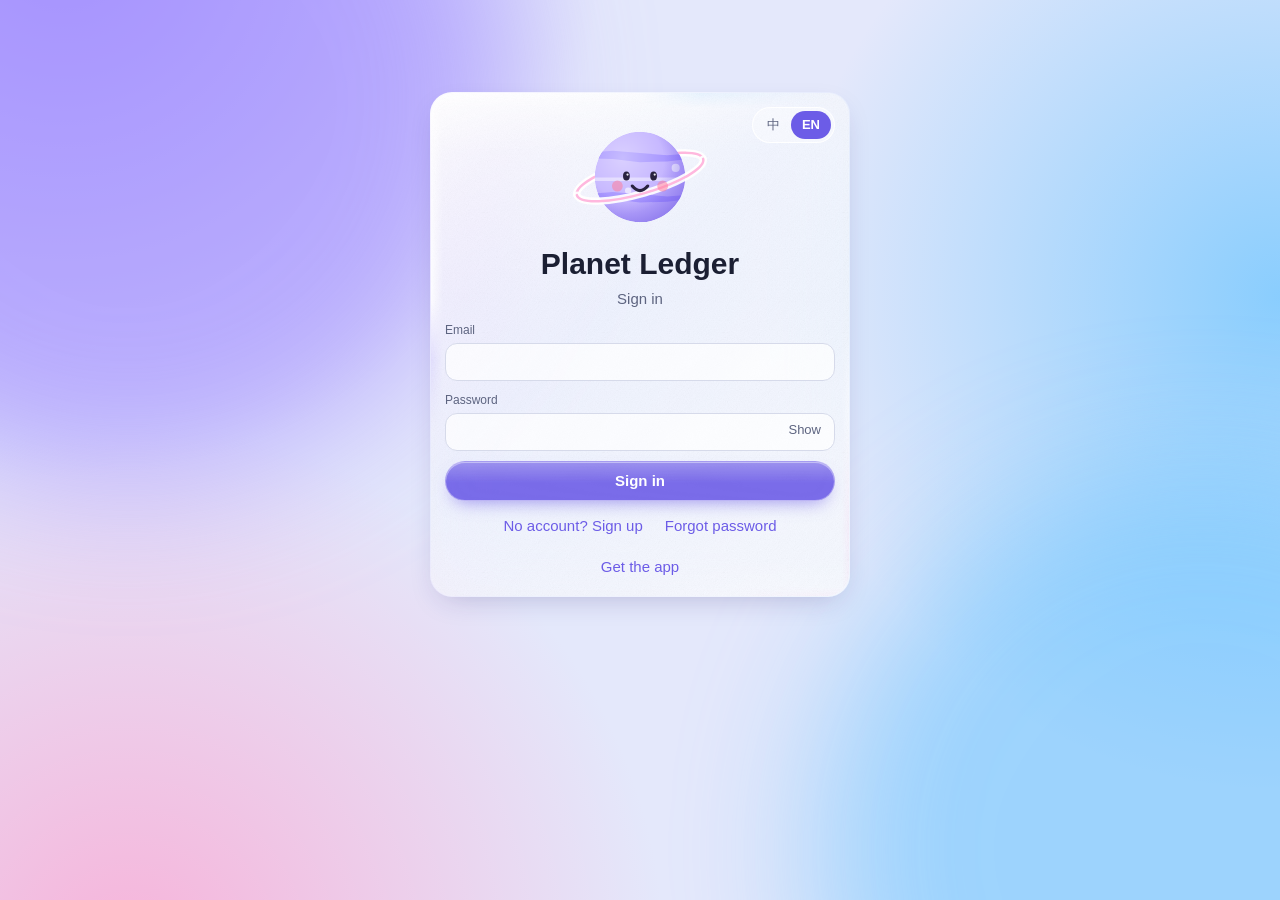
<file: index.html>
<!doctype html>
<html lang="zh-CN">
<head>
<meta charset="utf-8">
<script>
// 公开网址只用 planet.tanghui.app：GitHub Pages 的网址在浏览器里是另一个站点（登录、密钥都不通用），打开它就转过去。
// 旧版快捷指令传来的账单（#imp=…）原样带过去；已经装在主屏幕、只登录过 GitHub 网址又有本机数据的，不动。
(function () {
  if (!/\.github\.io$/.test(location.hostname)) return;
  var ls = {}; try { ls = window.localStorage; } catch (e) {}
  var get = function (k) { try { return ls.getItem(k); } catch (e) { return null; } };
  var standalone = window.navigator.standalone === true || (window.matchMedia && matchMedia('(display-mode: standalone)').matches);
  var imp = /^#imp=/.test(location.hash);
  if (imp || !standalone && (get('hl.session') || !get('hl.onboarded'))) {
    location.replace('https://planet.tanghui.app/' + location.search + location.hash);
  }
})();
</script>
<meta name="viewport" content="width=device-width, initial-scale=1, maximum-scale=1, viewport-fit=cover">
<title>行星记账 · Planet Ledger</title>
<meta name="theme-color" content="#e4e8fb">
<meta name="apple-mobile-web-app-capable" content="yes">
<meta name="mobile-web-app-capable" content="yes">
<meta name="apple-mobile-web-app-status-bar-style" content="black-translucent">
<meta name="apple-mobile-web-app-title" content="行星记账">
<meta name="format-detection" content="telephone=no">
<script>try{var s=JSON.parse(localStorage.getItem('hl.style'));if(s)document.documentElement.dataset.style=s;}catch(e){}</script>
<link rel="manifest" href="manifest.webmanifest">
<link rel="apple-touch-icon" href="icons/planets/brand-180.png">
<!-- 主屏幕图标 = 外观里选的"桌面图标"（记在 hl.launcherIcon，默认紫色品牌星）；越早换越好，"添加到主屏幕"时 Safari 取的是这时的图标 -->
<script>try{var p=JSON.parse(localStorage.getItem('hl.launcherIcon'));if(/^(mercury|venus|earth|mars|jupiter|saturn|uranus|neptune|pluto)$/.test(p))document.querySelector('link[rel="apple-touch-icon"]').href='icons/planets/'+p+'-180.png';}catch(e){}</script>
<link rel="icon" type="image/png" href="icons/favicon-32.png">
<link rel="stylesheet" href="style.css?v=20261128190234">
<link rel="stylesheet" href="css/home.css?v=20261128190234">
<link rel="stylesheet" href="css/stats.css?v=20261128190234">
<link rel="stylesheet" href="css/tags.css?v=20261128190234">
<link rel="stylesheet" href="css/import.css?v=20261128190234">
<link rel="stylesheet" href="css/aikey.css?v=20261128190234">
<link rel="stylesheet" href="css/tidy.css?v=20261128190234">
<link rel="stylesheet" href="css/extras.css?v=20261128190234">
<link rel="stylesheet" href="css/editor.css?v=20261128190234">
<link rel="stylesheet" href="css/ai.css?v=20261128190234">
<link rel="stylesheet" href="css/cosmos.css?v=20261128190234">
<link rel="stylesheet" href="css/onboard.css?v=20261128190234">
<link rel="stylesheet" href="css/links.css?v=20261128190234">
<link rel="stylesheet" href="css/intro.css?v=20261128190234">
<link rel="stylesheet" href="css/themes.css?v=20261128190234">
</head>
<body>
<div id="app"></div>
<script src="config.js?v=20261128190234"></script>
<script src="shared.js?v=20261128190234"></script>
<script src="planets.js?v=20261128190234"></script>
<script src="flags.js?v=20261128190234"></script>
<script src="icons.js?v=20261128190234"></script>
<script src="more.js?v=20261128190234"></script>
<script src="ai.js?v=20261128190234"></script>
<!-- 功能模块（和手机端对齐的那些页面），各自往 MOD 里登记 -->
<script src="modules/budget.js?v=20261128190234"></script>
<script src="modules/monthly.js?v=20261128190234"></script>
<script src="modules/mood.js?v=20261128190234"></script>
<script src="modules/loans.js?v=20261128190234"></script>
<script src="modules/schedules.js?v=20261128190234"></script>
<script src="modules/backup.js?v=20261128190234"></script>
<script src="modules/manage.js?v=20261128190234"></script>
<script src="modules/editor.js?v=20261128190234"></script>
<script src="modules/links.js?v=20261128190234"></script>
<script src="modules/split.js?v=20261128190234"></script>
<script src="modules/art.js?v=20261128190234"></script>
<script src="modules/cosmos.js?v=20261128190234"></script>
<!-- 开场：品牌星 + 这个月的星飞过来；要在 app.js 之前，先盖住页面 -->
<script src="modules/intro.js?v=20261128190234"></script>
<script src="modules/tags.js?v=20261128190234"></script>
<script src="modules/import.js?v=20261128190234"></script>
<script src="modules/aikey.js?v=20261128190234"></script>
<script src="modules/tidy.js?v=20261128190234"></script>
<script src="modules/lock.js?v=20261128190234"></script>
<script src="modules/reminders.js?v=20261128190234"></script>
<script src="modules/voice.js?v=20261128190234"></script>
<script src="modules/appearance.js?v=20261128190234"></script>
<script src="modules/onboard.js?v=20261128190234"></script>
<script src="app.js?v=20261128190234"></script>
</body>
</html>
</file>
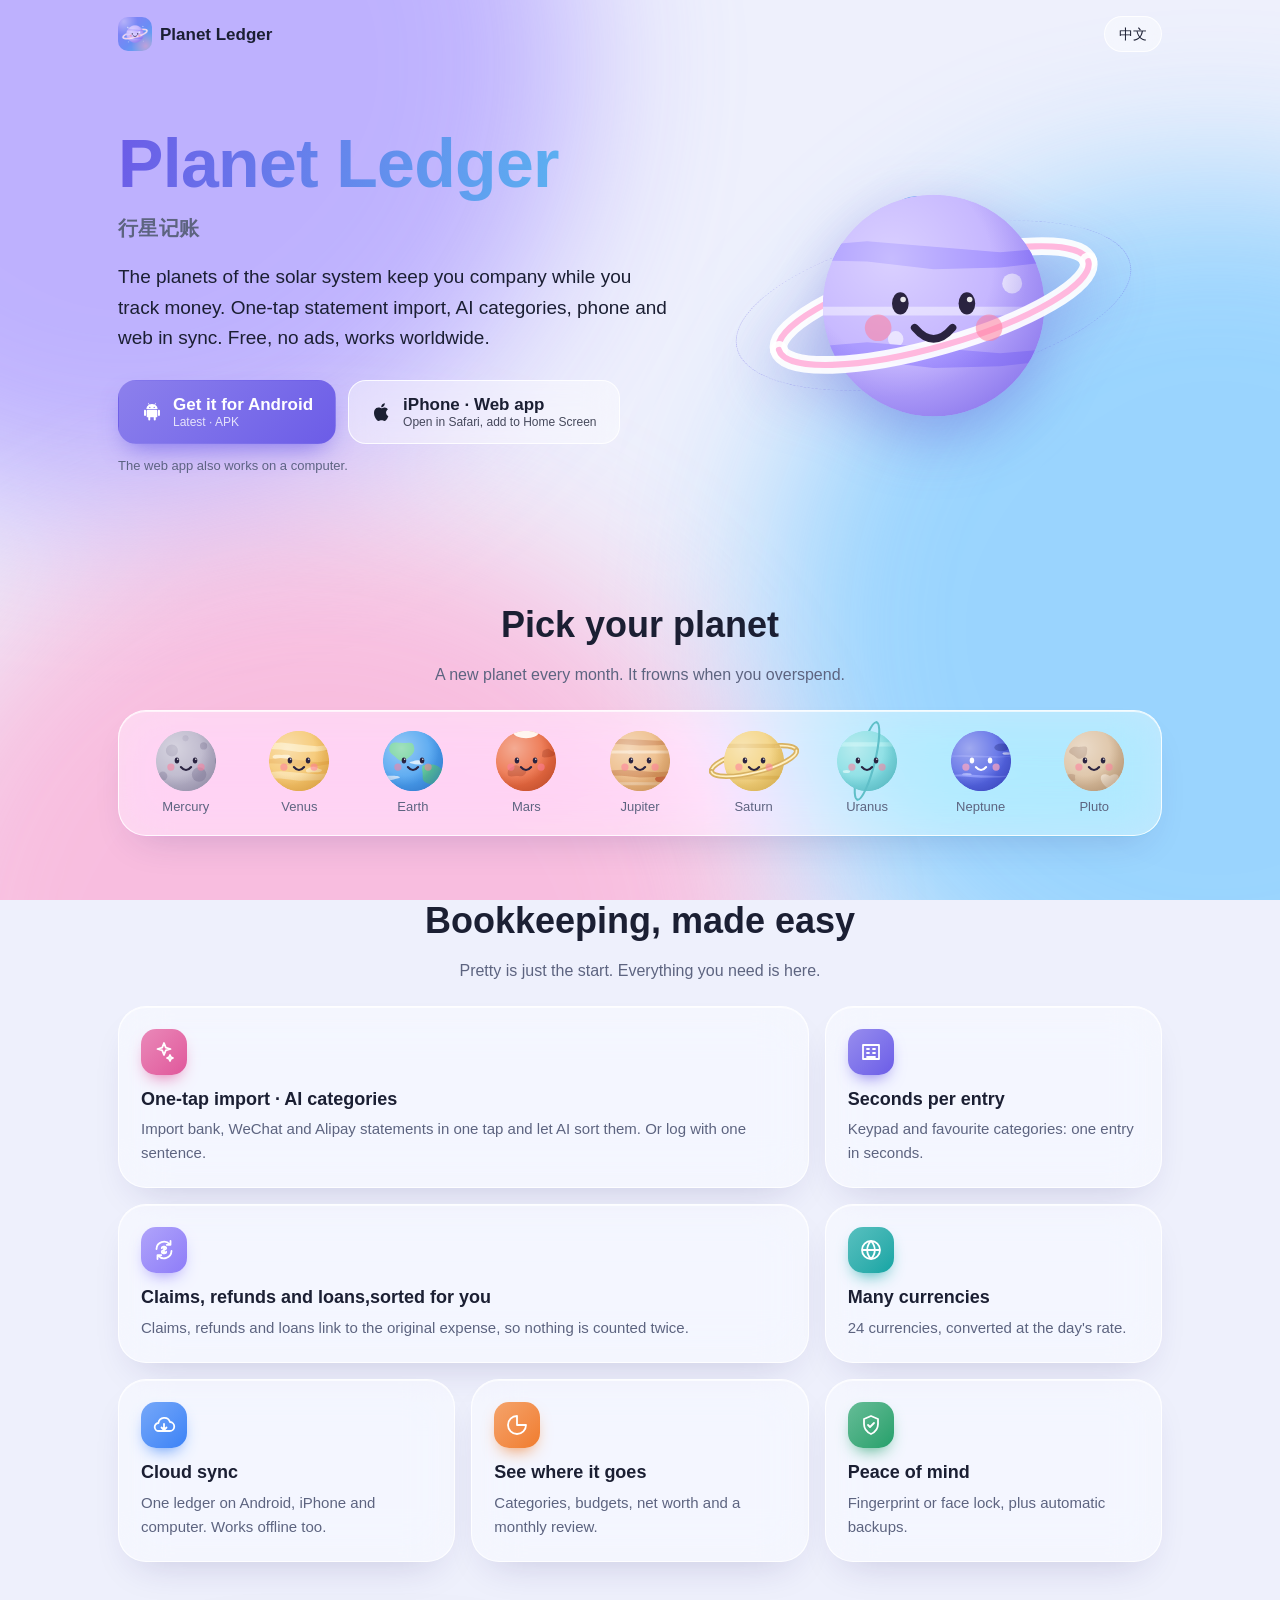
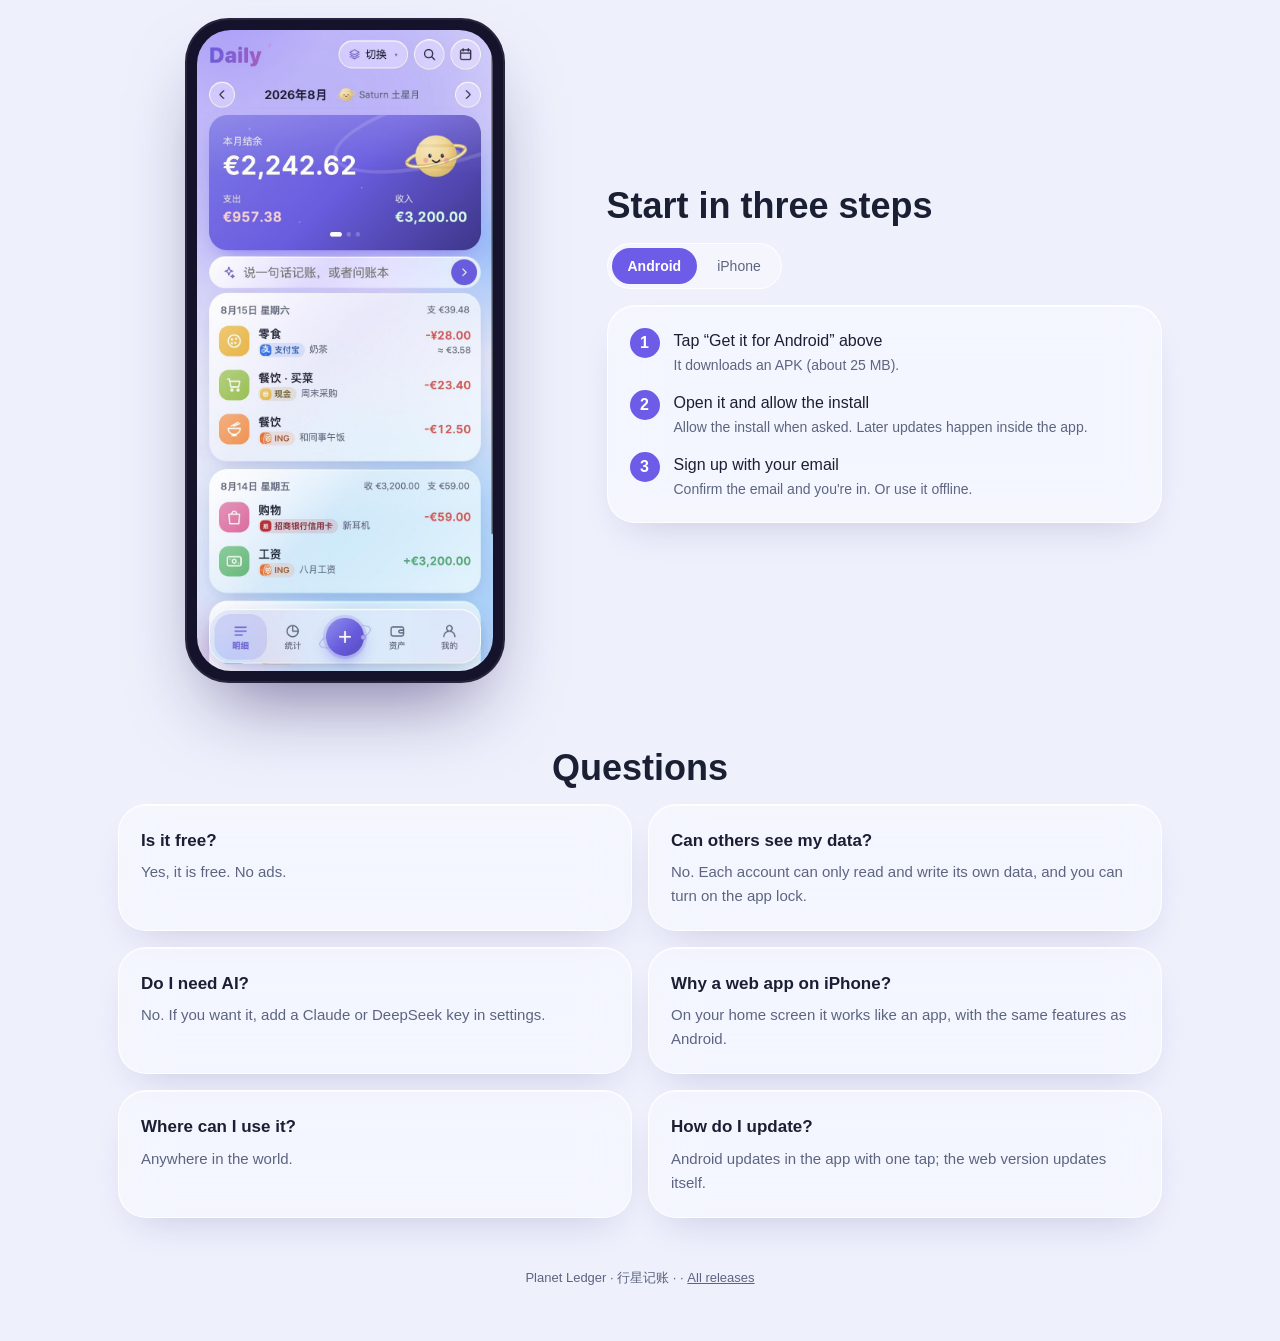
<file: download/index.html>
<!doctype html>
<html lang="zh-CN">
<head>
<meta charset="utf-8">
<meta name="viewport" content="width=device-width, initial-scale=1, viewport-fit=cover">
<title>行星记账 · Planet Ledger</title>
<meta name="description" content="九大行星陪您记账。提供安卓 App 与 iPhone 网页版，数据云端同步。">
<meta name="theme-color" content="#8e7cf8">
<meta property="og:title" content="行星记账 · Planet Ledger">
<meta property="og:description" content="太阳系的行星陪您记账：账单一键导入，AI 智能分类，手机与网页同步。免费，全球可用。">
<meta property="og:image" content="https://planet.tanghui.app/icons/icon-512.png">
<meta property="og:url" content="https://planet.tanghui.app/download/">
<link rel="icon" type="image/png" href="../icons/favicon-32.png">
<link rel="apple-touch-icon" href="../icons/planets/brand-180.png">
<style>
:root {
  --bg: #eef0fc; --text: #1b1f33; --muted: #5d6480; --primary: #6c5ce7; --on-primary: #fff;
  --card: rgba(255, 255, 255, .42); --stroke: rgba(255, 255, 255, .85); --shine: rgba(255, 255, 255, .7);
  --blob1: #9e88ff; --blob2: #63c2ff; --blob3: #ff9ccb; --shadow: rgba(40, 30, 110, .22);
  --in: #22a66e; --out: #e5484d;
}
@media (prefers-color-scheme: dark) {
  :root {
    --bg: #0d0f1e; --text: #f1f2f8; --muted: #a6abc4; --primary: #a394ff; --on-primary: #14102e;
    --card: rgba(255, 255, 255, .07); --stroke: rgba(255, 255, 255, .14); --shine: rgba(255, 255, 255, .14);
    --blob1: #4b3ca8; --blob2: #1d5c8f; --blob3: #7a2e63; --shadow: rgba(0, 0, 0, .5);
    --in: #3ddc97; --out: #ff7b80;
  }
}
* { box-sizing: border-box; }
[hidden] { display: none !important; }
html { background: var(--bg); -webkit-text-size-adjust: 100%; overflow-x: hidden; overflow-x: clip; }
body {
  margin: 0; color: var(--text); overflow-x: hidden;
  font: 16px/1.6 -apple-system, BlinkMacSystemFont, "Segoe UI", "PingFang SC", "Microsoft YaHei", sans-serif;
}
/* 背景：和 App 一样的三团柔光，慢慢飘 */
.sky { position: fixed; inset: 0; z-index: -1; overflow: hidden; pointer-events: none; }
.sky i { position: absolute; width: 70vmax; height: 70vmax; border-radius: 50%; filter: blur(80px); opacity: .6; }
.sky i:nth-child(1) { background: var(--blob1); left: -25vmax; top: -30vmax; animation: d1 26s ease-in-out infinite alternate; }
.sky i:nth-child(2) { background: var(--blob2); right: -30vmax; top: 20vh; animation: d2 32s ease-in-out infinite alternate; }
.sky i:nth-child(3) { background: var(--blob3); left: -10vmax; bottom: -40vmax; animation: d1 38s ease-in-out infinite alternate-reverse; }
.sky b { position: absolute; width: 3px; height: 3px; border-radius: 50%; background: #fff; opacity: .0; animation: tw 4s ease-in-out infinite; }
@keyframes d1 { to { transform: translate(8vmax, 6vmax) scale(1.08); } }
@keyframes d2 { to { transform: translate(-6vmax, -8vmax) scale(.94); } }
@keyframes tw { 50% { opacity: .8; } }

.wrap { max-width: 1080px; margin: 0 auto; padding: 0 max(18px, env(safe-area-inset-left)) 40px; }
nav { display: flex; align-items: center; gap: 10px; padding: calc(env(safe-area-inset-top) + 16px) 0 8px; }
nav .logo { display: flex; align-items: center; gap: 8px; font-weight: 700; font-size: 17px; margin-right: auto; }
nav .logo img { width: 34px; height: 34px; border-radius: 10px; }
.chip { border: 1px solid var(--stroke); background: var(--card); color: var(--text); border-radius: 999px; padding: 6px 14px; font: inherit; font-size: 14px; cursor: pointer;
  backdrop-filter: blur(16px); -webkit-backdrop-filter: blur(16px); text-decoration: none; }

.card {
  position: relative; border-radius: 28px; padding: 22px; border: 1px solid var(--stroke); background: var(--card);
  backdrop-filter: blur(24px) saturate(170%); -webkit-backdrop-filter: blur(24px) saturate(170%);
  box-shadow: inset 0 1px 0 var(--shine), 0 18px 40px -20px var(--shadow);
}

/* 首屏 */
.hero { display: grid; grid-template-columns: 1.1fr .9fr; gap: 32px; align-items: center; padding: 36px 0 24px; }
.hero h1 { font-size: clamp(40px, 7vw, 68px); line-height: 1.2; margin: 0 0 4px; padding-bottom: .06em; letter-spacing: -.01em;
  background: linear-gradient(100deg, var(--primary), #5bb8f2 40%, #ff8fc2 70%, var(--primary)); background-size: 220% 100%;
  -webkit-background-clip: text; background-clip: text; color: transparent; animation: shine 8s linear infinite; }
@keyframes shine { to { background-position: -220% 0; } }
.hero .en { font-size: 20px; font-weight: 600; color: var(--muted); margin: 0 0 18px; letter-spacing: .02em; }
.hero p.lead { font-size: 19px; margin: 0 0 26px; max-width: 30em; }
.btns { display: flex; flex-wrap: wrap; gap: 12px; }
.btn { display: inline-flex; align-items: center; gap: 10px; padding: 14px 22px; border-radius: 18px; font-weight: 700; font-size: 17px; text-decoration: none;
  border: 1px solid var(--stroke); background: var(--card); color: var(--text); backdrop-filter: blur(16px); -webkit-backdrop-filter: blur(16px);
  transition: transform .2s cubic-bezier(.2, .9, .3, 1.4), box-shadow .2s; }
.btn:hover { transform: translateY(-2px); }
.btn:active { transform: scale(.97); }
.btn.primary { background: linear-gradient(135deg, color-mix(in srgb, var(--primary) 78%, #fff), var(--primary)); color: var(--on-primary); border-color: transparent;
  box-shadow: 0 12px 26px -10px color-mix(in srgb, var(--primary) 80%, transparent); }
.btn svg { width: 22px; height: 22px; flex: none; }
.btn small { display: block; font-weight: 500; font-size: 12px; opacity: .8; }
.btn span { line-height: 1.2; }
.note { color: var(--muted); font-size: 13px; margin-top: 12px; }

/* 首屏右边：转着的品牌星 + 绕着它的几颗小行星 */
.orbit { position: relative; aspect-ratio: 1; max-width: 420px; width: 100%; margin: 0 auto; container-type: inline-size; }
.orbit .sun { position: absolute; inset: 22%; display: grid; place-items: center; animation: bob 6s ease-in-out infinite; }
.orbit .sun svg { width: 100%; height: 100%; filter: drop-shadow(0 20px 30px rgba(80, 60, 200, .35)); }
.orbit .ring { position: absolute; inset: 2%; border-radius: 50%; border: 1.5px dashed color-mix(in srgb, var(--primary) 35%, transparent); transform: rotate(-12deg) scaleY(.375); }
/* 两颗星沿着同一道环走（隔半圈）：轨道和环一样大、一样斜；星反着转、反着压回来，所以一直是圆的。转到前半圈时盖在中间的星球上面 */
.orbit .sun { z-index: 2; }
.orbit .trk { position: absolute; inset: 2%; z-index: 1; transform: rotate(-12deg) scaleY(.375); animation: front 24s linear infinite; }
.orbit .trk.r2, .orbit .r2 .rot, .orbit .r2 .moon { animation-delay: -12s; }
.orbit .rot { position: absolute; inset: 0; animation: spin 24s linear infinite; }
.orbit .moon { position: absolute; left: 50%; top: 0; width: 0; height: 0; animation: spin 24s linear infinite reverse; }
.orbit .moon > div { position: absolute; width: 18cqw; height: 18cqw; left: -9cqw; top: -9cqw; transform: scaleY(2.6667) rotate(12deg); }
.orbit .r2 .moon > div { width: 15cqw; height: 15cqw; left: -7.5cqw; top: -7.5cqw; }
@keyframes front { 0%, 24.9% { z-index: 1; } 25%, 74.9% { z-index: 3; } 75%, 100% { z-index: 1; } }
.orbit .moon svg { width: 100%; height: 100%; }
@keyframes spin { to { transform: rotate(360deg); } }
@keyframes bob { 50% { transform: translateY(-10px); } }

/* 九大行星一排 */
h2 { font-size: clamp(26px, 4vw, 36px); margin: 56px 0 8px; text-align: center; }
.sub { text-align: center; color: var(--muted); margin: 0 auto 22px; max-width: 36em; }
.planets { display: grid; grid-template-columns: repeat(9, 1fr); gap: 8px; padding: 18px 14px; }
.planets div { text-align: center; font-size: 13px; color: var(--muted); }
.planets div svg { width: 70%; max-width: 64px; height: auto; display: block; margin: 0 auto 4px; transition: transform .3s cubic-bezier(.2, .9, .3, 1.5); }
.planets div:hover svg { transform: translateY(-6px) scale(1.08); }
.planets div:nth-child(odd) svg { animation: bob 5s ease-in-out infinite; }
.planets div:nth-child(even) svg { animation: bob 5s ease-in-out infinite .8s; }

/* 功能 */
.feats { display: grid; grid-template-columns: repeat(3, 1fr); gap: 16px; grid-auto-flow: dense; }
.feat.wide { grid-column: span 2; }
.feat h3 { margin: 10px 0 4px; font-size: 18px; text-wrap: balance; }
.feat h3 .nw { display: inline-block; }
.feat p { margin: 0; color: var(--muted); font-size: 15px; }
.ic { width: 46px; height: 46px; border-radius: 15px; display: grid; place-items: center; color: #fff; box-shadow: 0 8px 18px -8px var(--c); background: linear-gradient(135deg, color-mix(in srgb, var(--c) 70%, #fff), var(--c)); }
.ic svg { width: 24px; height: 24px; fill: none; stroke: currentColor; stroke-width: 1.8; stroke-linecap: round; stroke-linejoin: round; }

/* 手机样机 */
.show { display: grid; grid-template-columns: .9fr 1.1fr; gap: 34px; align-items: center; margin-top: 56px; }
.phone { width: min(320px, 100%); margin: 0 auto; border-radius: 44px; padding: 12px; background: #15122b; box-shadow: 0 40px 80px -30px rgba(30, 20, 90, .6), inset 0 0 0 2px rgba(255, 255, 255, .08); }
.screen.shot { padding: 0; min-height: 0; background: #e9ecfb; }
.screen.shot img { display: block; width: 100%; height: auto; }
.screen { border-radius: 34px; overflow: hidden; padding: 18px 14px 16px; min-height: 560px; position: relative;
  background: radial-gradient(80% 50% at 0% 0%, #b9a8ff 0, transparent 70%), radial-gradient(70% 50% at 100% 40%, #9fd8ff 0, transparent 70%), radial-gradient(70% 50% at 0% 100%, #ffc4e0 0, transparent 70%), #eceffd; color: #1b1f33; }
.screen .t { display: flex; align-items: center; justify-content: space-between; margin: 6px 4px 10px; }
.screen .t b { font-size: 24px; background: linear-gradient(100deg, #6c5ce7, #5bb8f2, #ff8fc2); -webkit-background-clip: text; background-clip: text; color: transparent; }
.screen .t span { font-size: 12px; color: #5d6480; display: flex; align-items: center; gap: 4px; }
.sum { border-radius: 24px; padding: 16px; color: #fff; position: relative; overflow: hidden; background: linear-gradient(135deg, #8c7cf6, #5b4ad8); box-shadow: 0 14px 26px -14px rgba(60, 40, 180, .7); }
.sum .k { font-size: 12px; opacity: .8; }
.sum .v { font-size: 30px; font-weight: 800; letter-spacing: -.01em; }
.sum .row { display: flex; justify-content: space-between; font-size: 12px; margin-top: 8px; }
.sum .row b { display: block; font-size: 16px; }
.sum .face { position: absolute; right: 16px; top: 10px; width: 64px; height: 64px; }
.sum::after { content: ""; position: absolute; width: 220px; height: 60px; border: 1.5px solid rgba(255, 255, 255, .16); border-radius: 50%; right: -60px; top: 18px; transform: rotate(-14deg); }
.list { margin-top: 12px; border-radius: 22px; padding: 10px 12px; background: rgba(255, 255, 255, .55); border: 1px solid rgba(255, 255, 255, .9); }
.list .d { font-size: 11px; color: #5d6480; margin: 2px 2px 4px; }
.tx { display: flex; align-items: center; gap: 10px; padding: 7px 2px; }
.tx .ti { width: 36px; height: 36px; border-radius: 12px; display: grid; place-items: center; color: #fff; background: var(--c); flex: none; }
.tx .ti svg { width: 20px; height: 20px; fill: none; stroke: #fff; stroke-width: 1.8; stroke-linecap: round; stroke-linejoin: round; }
.tx .m { flex: 1; min-width: 0; font-size: 14px; font-weight: 600; line-height: 1.25; }
.tx .m small { display: block; font-weight: 400; color: #5d6480; font-size: 11px; }
.tx .a { font-weight: 700; font-size: 14px; color: #e5484d; font-variant-numeric: tabular-nums; }
.tx .a.in { color: #22a66e; }
.navbar { position: absolute; left: 14px; right: 14px; bottom: 14px; height: 52px; border-radius: 22px; background: rgba(255, 255, 255, .7); border: 1px solid #fff;
  display: grid; grid-template-columns: repeat(5, 1fr); align-items: center; justify-items: center; font-size: 10px; color: #5d6480; }
.navbar i { width: 40px; height: 40px; border-radius: 50%; background: linear-gradient(135deg, #8c7cf6, #6c5ce7); color: #fff; display: grid; place-items: center; font-style: normal; font-size: 24px; box-shadow: 0 0 0 5px rgba(108, 92, 231, .14); }
.steps { display: grid; gap: 14px; }
.step { display: flex; gap: 14px; align-items: flex-start; }
.step .n { width: 30px; height: 30px; border-radius: 50%; flex: none; display: grid; place-items: center; font-weight: 800; color: var(--on-primary); background: var(--primary); }
.step p { margin: 0; }
.step p small { display: block; color: var(--muted); font-size: 14px; }
.tabs { display: inline-flex; gap: 4px; padding: 4px; border-radius: 999px; border: 1px solid var(--stroke); background: var(--card); margin-bottom: 16px; }
.tabs button { border: 0; background: none; padding: 7px 16px; border-radius: 999px; font: inherit; font-size: 14px; color: var(--muted); cursor: pointer; }
.tabs button.on { background: var(--primary); color: var(--on-primary); font-weight: 700; }

.faq { display: grid; grid-template-columns: repeat(2, 1fr); gap: 16px; }
.faq h3 { margin: 0 0 6px; font-size: 17px; }
.faq p { margin: 0; color: var(--muted); font-size: 15px; }
footer { text-align: center; color: var(--muted); font-size: 13px; margin-top: 50px; }
footer a { color: inherit; }
.reveal { opacity: 0; transform: translateY(18px); transition: opacity .7s ease, transform .7s cubic-bezier(.2, .9, .3, 1); }
.reveal.on { opacity: 1; transform: none; }

@media (max-width: 820px) {
  .hero, .show { grid-template-columns: 1fr; }
  .hero { padding-top: 10px; gap: 8px; }
  .hero .orbit { order: -1; max-width: 300px; }
  .feats { grid-template-columns: 1fr 1fr; }
  .feat.wide + .feat.wide { grid-column: auto; }
  .faq { grid-template-columns: 1fr; }
  .planets { grid-template-columns: repeat(5, 1fr); row-gap: 14px; }
}
@media (max-width: 520px) {
  .feats { grid-template-columns: 1fr; }
  .feat.wide { grid-column: auto; }
  .btn { width: 100%; justify-content: center; }
  .hero p.lead { font-size: 17px; }
}
@media (prefers-reduced-motion: reduce) { *, *::before, *::after { animation: none !important; transition: none !important; } .reveal { opacity: 1; transform: none; }
  .orbit .trk.r2 { z-index: 3; } .orbit .r2 .rot { transform: rotate(180deg); } .orbit .r2 .moon { transform: rotate(-180deg); } }
</style>
</head>
<body>
<div class="sky" aria-hidden="true"><i></i><i></i><i></i></div>
<div class="wrap">
  <nav>
    <span class="logo"><img src="../icons/planets/brand-180.png" alt=""><span data-zh="行星记账" data-en="Planet Ledger">行星记账</span></span>
    <button class="chip" id="lang" type="button">English</button>
  </nav>

  <section class="hero">
    <div>
      <h1 data-zh="行星记账" data-en="Planet Ledger">行星记账</h1>
      <p class="en" data-zh="Planet Ledger" data-en="行星记账">Planet Ledger</p>
      <p class="lead" data-zh="太阳系的行星陪您记账。账单一键导入，AI 智能分类，手机与网页同步。免费、无广告，全球可用。" data-en="The planets of the solar system keep you company while you track money. One-tap statement import, AI categories, phone and web in sync. Free, no ads, works worldwide.">太阳系的行星陪您记账。账单一键导入，AI 智能分类，手机与网页同步。免费、无广告，全球可用。</p>
      <div class="btns">
        <a class="btn primary" id="dl-android" href="https://planet.tanghui.app/download/latest.apk">
          <svg viewBox="0 0 24 24" fill="currentColor" aria-hidden="true"><path d="M7.2 9.5h9.6c.6 0 1 .4 1 1v6.3c0 .6-.4 1-1 1h-.7v2.4a1.1 1.1 0 0 1-2.2 0v-2.4h-3.8v2.4a1.1 1.1 0 0 1-2.2 0v-2.4h-.7c-.6 0-1-.4-1-1v-6.3c0-.6.4-1 1-1Zm-2.8 0a1.1 1.1 0 0 1 1.1 1.1v4.6a1.1 1.1 0 0 1-2.2 0v-4.6c0-.6.5-1.1 1.1-1.1Zm15.2 0a1.1 1.1 0 0 1 1.1 1.1v4.6a1.1 1.1 0 0 1-2.2 0v-4.6c0-.6.5-1.1 1.1-1.1ZM8.6 4.1l-1-1.7a.3.3 0 0 1 .5-.3l1 1.8A6.6 6.6 0 0 1 12 3.3c1 0 2 .2 2.9.6l1-1.8a.3.3 0 0 1 .5.3l-1 1.7a5.4 5.4 0 0 1 2.8 4.5H5.8a5.4 5.4 0 0 1 2.8-4.5Zm1 2.2a.7.7 0 1 0 0 1.4.7.7 0 0 0 0-1.4Zm4.8 0a.7.7 0 1 0 0 1.4.7.7 0 0 0 0-1.4Z"/></svg>
          <span><span data-zh="下载安卓版" data-en="Get it for Android">下载安卓版</span><small id="dl-meta" data-zh="最新版 · APK" data-en="Latest · APK">最新版 · APK</small></span>
        </a>
        <a class="btn" id="open-web" href="../">
          <svg viewBox="0 0 24 24" fill="currentColor" aria-hidden="true"><path d="M16.4 12.6c0-2.4 2-3.6 2.1-3.7a4.5 4.5 0 0 0-3.5-1.9c-1.5-.2-2.9.9-3.7.9-.8 0-1.9-.9-3.2-.8a4.7 4.7 0 0 0-4 2.4c-1.7 3-.4 7.4 1.2 9.8.8 1.2 1.8 2.5 3 2.4 1.2 0 1.7-.8 3.2-.8 1.5 0 1.9.8 3.2.8 1.3 0 2.1-1.2 2.9-2.4.9-1.3 1.3-2.6 1.3-2.7 0 0-2.5-1-2.5-4ZM14 5.4c.7-.8 1.1-1.9 1-3-1 0-2.1.7-2.8 1.5-.6.7-1.2 1.8-1 2.9 1 .1 2.1-.6 2.8-1.4Z"/></svg>
          <span><span data-zh="iPhone · 网页版" data-en="iPhone · Web app">iPhone · 网页版</span><small data-zh="在 Safari 中打开并添加至主屏幕" data-en="Open in Safari, add to Home Screen">在 Safari 中打开并添加至主屏幕</small></span>
        </a>
      </div>
      <p class="note" id="hint" data-zh="网页版同样可在电脑上使用。" data-en="The web app also works on a computer.">网页版同样可在电脑上使用。</p>
    </div>
    <div class="orbit" aria-hidden="true">
      <div class="ring"></div>
      <div class="trk"><div class="rot"><div class="moon"><div data-planet="earth"></div></div></div></div>
      <div class="trk r2"><div class="rot"><div class="moon"><div data-planet="saturn"></div></div></div></div>
      <div class="sun" data-planet="brand" data-px="300"></div>
    </div>
  </section>

  <section class="reveal">
    <h2 data-zh="选择您的星球" data-en="Pick your planet">选择您的星球</h2>
    <p class="sub" data-zh="每月一颗主题行星，入不敷出时它会皱眉。" data-en="A new planet every month. It frowns when you overspend.">每月一颗主题行星，入不敷出时它会皱眉。</p>
    <div class="card planets" id="nine"></div>
  </section>

  <section class="reveal">
    <h2 data-zh="记账，原来可以这么轻松" data-en="Bookkeeping, made easy">记账，原来可以这么轻松</h2>
    <p class="sub" data-zh="在美观之外，功能同样完备。" data-en="Pretty is just the start. Everything you need is here.">在美观之外，功能同样完备。</p>
    <div class="feats">
      <div class="card feat wide"><div class="ic" style="--c:#e0569b"><svg viewBox="0 0 24 24"><path d="M12 3l1.8 4.6L18.5 9l-4.7 1.4L12 15l-1.8-4.6L5.5 9l4.7-1.4z M18 15l.9 2.1L21 18l-2.1.9L18 21l-.9-2.1L15 18l2.1-.9z"/></svg></div>
        <h3 data-zh="账单一键导入 · AI 智能分类" data-en="One-tap import · AI categories">账单一键导入 · AI 智能分类</h3><p data-zh="银行、微信、支付宝账单一键导入，AI 自动分类；一句话即可记账。" data-en="Import bank, WeChat and Alipay statements in one tap and let AI sort them. Or log with one sentence.">银行、微信、支付宝账单一键导入，AI 自动分类；一句话即可记账。</p></div>
      <div class="card feat wide"><div class="ic" style="--c:#8e7cf8"><svg viewBox="0 0 24 24"><path d="M4.5 11a7.5 7.5 0 0 1 13.2-4.6 M18.5 3v3.8h-3.8 M19.5 13a7.5 7.5 0 0 1-13.2 4.6 M5.5 21v-3.8h3.8 M12 8.5v7 M9.8 10.2c0-1 1-1.6 2.2-1.6s2.2.6 2.2 1.6c0 2.2-4.4 1.2-4.4 3.5c0 1 1 1.6 2.2 1.6s2.2-.6 2.2-1.6"/></svg></div>
        <h3><span class="nw" data-zh="报销、退款、借款理不清，" data-en="Claims, refunds and loans, ">报销、退款、借款理不清，</span><span class="nw" data-zh="小星帮您搞定" data-en="sorted for you">小星帮您搞定</span></h3><p data-zh="报销、退款、借款自动关联原支出，统计不重复。" data-en="Claims, refunds and loans link to the original expense, so nothing is counted twice.">报销、退款、借款自动关联原支出，统计不重复。</p></div>
      <div class="card feat"><div class="ic" style="--c:#6c5ce7"><svg viewBox="0 0 24 24"><path d="M4 5h16v14H4z M8 9h2 M14 9h2 M8 13h2 M14 13h2 M8 17h8"/></svg></div>
        <h3 data-zh="快速记账" data-en="Seconds per entry">快速记账</h3><p data-zh="数字键盘与常用分类，数秒即可记一笔。" data-en="Keypad and favourite categories: one entry in seconds.">数字键盘与常用分类，数秒即可记一笔。</p></div>
      <div class="card feat"><div class="ic" style="--c:#0ea5a4"><svg viewBox="0 0 24 24"><path d="M12 3a9 9 0 1 0 0 18a9 9 0 1 0 0-18z M3 12h18 M12 3c2.5 2.6 3.8 5.6 3.8 9s-1.3 6.4-3.8 9c-2.5-2.6-3.8-5.6-3.8-9S9.5 5.6 12 3z"/></svg></div>
        <h3 data-zh="多币种" data-en="Many currencies">多币种</h3><p data-zh="24 种货币，按当日汇率自动换算。" data-en="24 currencies, converted at the day's rate.">24 种货币，按当日汇率自动换算。</p></div>
      <div class="card feat"><div class="ic" style="--c:#3b82f6"><svg viewBox="0 0 24 24"><path d="M7 18a4 4 0 0 1-.6-8A6 6 0 0 1 18 9a4.5 4.5 0 0 1-.5 9z M12 11v6 M9.5 14.5L12 17l2.5-2.5"/></svg></div>
        <h3 data-zh="云端同步" data-en="Cloud sync">云端同步</h3><p data-zh="安卓、iPhone、电脑共用一个账本，离线亦可记账。" data-en="One ledger on Android, iPhone and computer. Works offline too.">安卓、iPhone、电脑共用一个账本，离线亦可记账。</p></div>
      <div class="card feat"><div class="ic" style="--c:#f07c2b"><svg viewBox="0 0 24 24"><path d="M12 3v9h9 M12 3a9 9 0 1 0 9 9"/></svg></div>
        <h3 data-zh="清晰的收支分析" data-en="See where it goes">清晰的收支分析</h3><p data-zh="分类、预算、净资产一目了然，每月另附复盘。" data-en="Categories, budgets, net worth and a monthly review.">分类、预算、净资产一目了然，每月另附复盘。</p></div>
      <div class="card feat"><div class="ic" style="--c:#22a06b"><svg viewBox="0 0 24 24"><path d="M12 3l7 3v5c0 4.5-3 8.2-7 10c-4-1.8-7-5.5-7-10V6z M9 12l2 2l4-4"/></svg></div>
        <h3 data-zh="安全可靠" data-en="Peace of mind">安全可靠</h3><p data-zh="支持指纹、面容解锁与自动备份。" data-en="Fingerprint or face lock, plus automatic backups.">支持指纹、面容解锁与自动备份。</p></div>
    </div>
  </section>

  <section class="show reveal">
    <div class="phone"><div class="screen shot"><img src="app-home.jpg?v=20261128190234" width="390" height="844" alt="行星记账首页截图 / Planet Ledger home screen" onerror="this.onerror=null;this.src='app-home.jpg?r='+Date.now()"></div></div>
    <div>
      <h2 style="text-align:left;margin-top:0" data-zh="三步开始使用" data-en="Start in three steps">三步开始使用</h2>
      <div class="tabs" role="tablist"><button class="on" data-os="android" role="tab">Android</button><button data-os="ios" role="tab">iPhone</button></div>
      <div class="card steps" id="steps-android">
        <div class="step"><span class="n">1</span><p><span data-zh="点击上方「下载安卓版」" data-en="Tap “Get it for Android” above">点击上方「下载安卓版」</span><small data-zh="下载 APK 安装包（约 25 MB）。" data-en="It downloads an APK (about 25 MB).">下载 APK 安装包（约 25 MB）。</small></p></div>
        <div class="step"><span class="n">2</span><p><span data-zh="打开安装包并允许安装" data-en="Open it and allow the install">打开安装包并允许安装</span><small data-zh="按提示允许安装即可，后续可在应用内更新。" data-en="Allow the install when asked. Later updates happen inside the app.">按提示允许安装即可，后续可在应用内更新。</small></p></div>
        <div class="step"><span class="n">3</span><p><span data-zh="使用邮箱注册" data-en="Sign up with your email">使用邮箱注册</span><small data-zh="完成邮件确认后即可登录，亦可离线使用。" data-en="Confirm the email and you're in. Or use it offline.">完成邮件确认后即可登录，亦可离线使用。</small></p></div>
      </div>
      <div class="card steps" id="steps-ios" hidden>
        <div class="step"><span class="n">1</span><p><span data-zh="在 Safari 中打开网页版" data-en="Open the web app in Safari">在 Safari 中打开网页版</span><small data-zh="点击上方「iPhone · 网页版」。" data-en="Tap “iPhone · Web app” above.">点击上方「iPhone · 网页版」。</small></p></div>
        <div class="step"><span class="n">2</span><p><span data-zh="选择「分享」→「添加到主屏幕」" data-en="Share → Add to Home Screen">选择「分享」→「添加到主屏幕」</span><small data-zh="此后可如 App 一样全屏打开。" data-en="It then opens full screen, like an app.">此后可如 App 一样全屏打开。</small></p></div>
        <div class="step"><span class="n">3</span><p><span data-zh="使用邮箱注册" data-en="Sign up with your email">使用邮箱注册</span><small data-zh="一个账号，所有设备通用。" data-en="One account for all your devices.">一个账号，所有设备通用。</small></p></div>
      </div>
    </div>
  </section>

  <section class="reveal">
    <h2 data-zh="常见问题" data-en="Questions">常见问题</h2>
    <div class="faq">
      <div class="card"><h3 data-zh="是否收费？" data-en="Is it free?">是否收费？</h3><p data-zh="免费使用，无广告。" data-en="Yes, it is free. No ads.">免费使用，无广告。</p></div>
      <div class="card"><h3 data-zh="数据是否会被他人查看？" data-en="Can others see my data?">数据是否会被他人查看？</h3><p data-zh="不会。每个账号只能访问自己的数据，并可开启应用锁。" data-en="No. Each account can only read and write its own data, and you can turn on the app lock.">不会。每个账号只能访问自己的数据，并可开启应用锁。</p></div>
      <div class="card"><h3 data-zh="是否必须使用 AI？" data-en="Do I need AI?">是否必须使用 AI？</h3><p data-zh="不必。如有需要，在设置中填入 Claude 或 DeepSeek 密钥即可。" data-en="No. If you want it, add a Claude or DeepSeek key in settings.">不必。如有需要，在设置中填入 Claude 或 DeepSeek 密钥即可。</p></div>
      <div class="card"><h3 data-zh="iPhone 为何使用网页版？" data-en="Why a web app on iPhone?">iPhone 为何使用网页版？</h3><p data-zh="添加至主屏幕后可如 App 一样使用，功能与安卓版相同。" data-en="On your home screen it works like an app, with the same features as Android.">添加至主屏幕后可如 App 一样使用，功能与安卓版相同。</p></div>
      <div class="card"><h3 data-zh="在哪些地区可以使用？" data-en="Where can I use it?">在哪些地区可以使用？</h3><p data-zh="无论国内外，均可使用。" data-en="Anywhere in the world.">无论国内外，均可使用。</p></div>
      <div class="card"><h3 data-zh="如何更新？" data-en="How do I update?">如何更新？</h3><p data-zh="安卓版在应用内一键更新，网页版自动更新。" data-en="Android updates in the app with one tap; the web version updates itself.">安卓版在应用内一键更新，网页版自动更新。</p></div>
    </div>
  </section>

  <footer>
    <p><span data-zh="行星记账 Planet Ledger" data-en="Planet Ledger · 行星记账">行星记账 Planet Ledger</span> · <span id="ver"></span> · <a href="https://github.com/tanghuii/HuiLedger/releases" data-zh="所有版本" data-en="All releases">所有版本</a></p>
  </footer>
</div>

<script src="../planets.js?v=20261128190234"></script>
<script>
'use strict';
// 语言：跟着浏览器，右上角可以切换
let lang = (navigator.language || '').toLowerCase().startsWith('zh') ? 'zh' : 'en';
try { lang = localStorage.getItem('pl.dlLang') || ((navigator.language || '').toLowerCase().startsWith('zh') ? 'zh' : 'en'); } catch { /* 隐私模式 */ }
const tr = (zh, en) => (lang === 'zh' ? zh : en);
function applyLang() {
  document.documentElement.lang = lang === 'zh' ? 'zh-CN' : 'en';
  document.querySelectorAll('[data-zh]').forEach((el) => { el.textContent = el.dataset[lang]; });
  document.getElementById('lang').textContent = lang === 'zh' ? 'English' : '中文';
  document.title = lang === 'zh' ? '行星记账 · Planet Ledger' : 'Planet Ledger · 行星记账';
  drawPlanets();
  updateMeta();
}
document.getElementById('lang').addEventListener('click', () => {
  lang = lang === 'zh' ? 'en' : 'zh';
  try { localStorage.setItem('pl.dlLang', lang); } catch { /* 隐私模式 */ }
  applyLang();
});

// 行星：用 App 同一份画法（planets.js）
function drawPlanets() {
  if (typeof planetSvg !== 'function') return;
  document.querySelectorAll('[data-planet]').forEach((el) => { el.innerHTML = planetSvg(el.dataset.planet, { px: Number(el.dataset.px) || 120 }); });
  document.getElementById('nine').innerHTML = PLANETS_NINE.map((p) => `<div>${planetSvg(p, { px: 72 })}<span>${tr(p.zh, p.en)}</span></div>`).join('');
}

// 设备：iPhone 上把网页版放在前面，安卓上把下载放在前面
const ua = navigator.userAgent, isIOS = /iP(hone|ad|od)/.test(ua) || (/Macintosh/.test(ua) && navigator.maxTouchPoints > 1), isAndroid = /Android/i.test(ua);
const and = document.getElementById('dl-android'), web = document.getElementById('open-web');
if (isIOS) { and.classList.remove('primary'); web.classList.add('primary'); web.parentElement.prepend(web); }
function showSteps(os) {
  document.querySelectorAll('.tabs button').forEach((b) => b.classList.toggle('on', b.dataset.os === os));
  document.getElementById('steps-android').hidden = os !== 'android';
  document.getElementById('steps-ios').hidden = os !== 'ios';
}
document.querySelectorAll('.tabs button').forEach((b) => b.addEventListener('click', () => showSteps(b.dataset.os)));
showSteps(isIOS ? 'ios' : 'android');

// 最新版本：从 GitHub 取安装包的直链和大小；取不到就留着"所有版本"页的链接
let release = null;
function updateMeta() {
  const meta = document.getElementById('dl-meta'), ver = document.getElementById('ver');
  if (!release) return;
  const apk = (release.assets || []).find((a) => /\.apk$/i.test(a.name));
  const v = String(release.tag_name || '').replace(/^v/i, '');
  ver.textContent = 'v' + v;
  if (apk) {
    and.href = apk.browser_download_url;
    meta.textContent = `v${v} · ${(apk.size / 1048576).toFixed(0)} MB`;
  }
}
// 一律用我们自己的地址 planet.tanghui.app（中国大陆也能用，经 Cloudflare 缓存）；它取不到时才用 GitHub 备份
const PLANET = 'https://planet.tanghui.app';
const onPlanet = location.hostname === 'planet.tanghui.app';
and.href = PLANET + '/download/latest.apk';
web.href = onPlanet ? '/' : PLANET + '/';
// 「所有版本」在 GitHub 上，大陆可能打不开：在自己的地址上不显示
if (onPlanet) document.querySelector('footer a[href*="github.com"]')?.remove();
function showVersion(v, size) {
  document.getElementById('ver').textContent = 'v' + v;
  document.getElementById('dl-meta').textContent = 'v' + v + (size ? ` · ${(size / 1048576).toFixed(0)} MB` : ' · APK');
}
fetch(PLANET + '/update.json').then((r) => (r.ok ? r.json() : null)).then((j) => {
  if (j?.versionName) { showVersion(j.versionName); return; }
  throw new Error('no planet');
}).catch(() => fetch('https://api.github.com/repos/tanghuii/HuiLedger/releases/latest').then((r) => (r.ok ? r.json() : null)).then((j) => {
  // 自己的地址不通：用 GitHub 的版本信息和下载链接
  release = j; updateMeta();
}).catch(() => {}));

// 背景里的小星星
const sky = document.querySelector('.sky');
for (let i = 0; i < 26; i++) {
  const s = document.createElement('b');
  s.style.left = Math.random() * 100 + '%'; s.style.top = Math.random() * 100 + '%';
  s.style.animationDelay = (Math.random() * 4).toFixed(2) + 's'; s.style.animationDuration = (3 + Math.random() * 3).toFixed(2) + 's';
  sky.appendChild(s);
}
// 往下滚时一块一块浮上来
const io = 'IntersectionObserver' in window ? new IntersectionObserver((es) => es.forEach((e) => { if (e.isIntersecting) { e.target.classList.add('on'); io.unobserve(e.target); } }), { threshold: .12 }) : null;
document.querySelectorAll('.reveal').forEach((el) => (io ? io.observe(el) : el.classList.add('on')));

applyLang();
</script>
</body>
</html>
</file>
<file: style.css>
/* 行星记账网页版。配色跟手机端的"液态玻璃"外观一致，随系统深浅色切换。 */
/* 数字用 Inter（SIL OFL，授权写在字体文件里），和手机端一样 */
@font-face { font-family: "Inter Num"; src: url("fonts/inter_regular.otf") format("opentype"); font-weight: 100 500; font-display: swap; }
@font-face { font-family: "Inter Num"; src: url("fonts/inter_semibold.otf") format("opentype"); font-weight: 600 900; font-display: swap; }
:root {
  --num-font: "Inter Num", -apple-system, BlinkMacSystemFont, "Segoe UI", "PingFang SC", "Microsoft YaHei", sans-serif;
  --card-tint: #6c5ce7; --on-card-soft: rgba(255, 255, 255, .75); --on-card-out: #FFD0D0; --on-card-in: #C9FFE3;
  --bg: #e4e8fb; --blob1: #9e88ff; --blob2: #63c2ff; --blob3: #ff9ccb;
  --card: rgba(255, 255, 255, .34); --stroke: rgba(255, 255, 255, .9);
  --text: #1b1f33; --muted: #5d6480; --primary: #6c5ce7; --on-primary: #fff;
  --income: #22a66e; --expense: #e5484d; --amber: #e08a00; --field: rgba(255, 255, 255, .7); --line: #d6daea;
  --edge1: rgba(255, 255, 255, .95); --edge2: rgba(255, 255, 255, .2); --edge3: rgba(255, 255, 255, .6); --shine: rgba(255, 255, 255, .7); --shine2: rgba(255, 255, 255, .22);
  /* 液态玻璃的边：内侧柔光（厚度）、侧边和下沿的反光、折射圈上的两道高光 */
  /* 液态玻璃的边：光从左上来——左上角最亮（--rim-a），对角的右下是一段弱一些的反光（--rim-b），亮段的尾巴上带一点冷色、暖色、紫色的色边；面上两处柔光是玻璃的厚度 */
  --rim-a: rgba(255, 255, 255, .8); --rim-b: rgba(255, 255, 255, .42); --rim-cool: rgba(120, 200, 255, .13); --rim-warm: rgba(255, 150, 215, .12); --rim-violet: rgba(160, 140, 255, .16); --rim-glow: rgba(255, 255, 255, .5); --rim-glow2: rgba(255, 255, 255, .22);
}
@media (prefers-color-scheme: dark) {
  :root {
    --bg: #0d0f1e; --blob1: #4b3ca8; --blob2: #1d5c8f; --blob3: #7a2e63;
    --card: rgba(255, 255, 255, .08); --stroke: rgba(255, 255, 255, .14);
    --text: #f1f2f8; --muted: #a6abc4; --primary: #a394ff; --on-primary: #14102e;
    --income: #3ddc97; --expense: #ff7b80; --amber: #f0a93a; --field: rgba(255, 255, 255, .06); --line: #34384f;
    --edge1: rgba(255, 255, 255, .34); --edge2: rgba(255, 255, 255, .05); --edge3: rgba(255, 255, 255, .18); --shine: rgba(255, 255, 255, .16); --shine2: rgba(255, 255, 255, .05);
    --rim-a: rgba(255, 255, 255, .3); --rim-b: rgba(255, 255, 255, .15); --rim-cool: rgba(120, 200, 255, .12); --rim-warm: rgba(255, 150, 215, .09); --rim-violet: rgba(160, 140, 255, .12); --rim-glow: rgba(255, 255, 255, .12); --rim-glow2: rgba(255, 255, 255, .05);
    /* 深色下主题色很浅，彩色卡片用深一点的同色，白字才看得清 */
    --card-tint: #6a5ad8;
  }
}
* { box-sizing: border-box; }
/* overflow-anchor: none：首页卡片收起、页面变矮时，不让浏览器为了"稳住"下面的内容去改滚动位置（会让卡片收了又弹开） */
html, body { margin: 0; min-height: 100%; overflow-anchor: none; }
body {
  font: 15px/1.5 -apple-system, BlinkMacSystemFont, "Segoe UI", "PingFang SC", "Microsoft YaHei", sans-serif;
  color: var(--text); background: var(--bg); background-attachment: fixed;
  background-image:
    radial-gradient(60vw 60vw at 5% 0%, color-mix(in srgb, var(--blob1) 75%, transparent), transparent 70%),
    radial-gradient(55vw 55vw at 100% 35%, color-mix(in srgb, var(--blob2) 70%, transparent), transparent 70%),
    radial-gradient(60vw 60vw at 10% 100%, color-mix(in srgb, var(--blob3) 70%, transparent), transparent 70%);
}
button, input, select, textarea { font: inherit; color: inherit; }
.wrap { max-width: 1040px; margin: 0 auto; padding: 20px 16px 80px; }
.top { display: flex; align-items: center; gap: 12px; flex-wrap: wrap; margin-bottom: 10px; }
.top h1 { font-size: 24px; margin: 0; flex: 1; min-width: 140px; }
.tabs { display: flex; gap: 4px; padding: 4px; border-radius: 999px; background: var(--card); border: 1px solid var(--stroke); }
.tabs button { border: 0; background: none; padding: 7px 16px; border-radius: 999px; cursor: pointer; color: var(--muted); }
.tabs button.on { background: var(--primary); color: var(--on-primary); font-weight: 600; }
/* 液态玻璃：一块有厚度的玻璃。半透明的面，背后的颜色被模糊并提亮。
   光从左上来，所以边上的高光和折射是不均匀的：左上角最亮、最宽，沿着上边和左边慢慢暗下去；右上、左下几乎没有；
   右下角是一段弱一些的反光；亮段的尾巴上带一点冷色、暖色的色边（光穿过玻璃边分出来的颜色）。面上左上、右下各一团柔光是玻璃的厚度 */
.card {
  position: relative; border-radius: 22px; padding: 14px; border: 1px solid transparent;
  background: linear-gradient(var(--card), var(--card)) padding-box,
    linear-gradient(135deg, var(--edge1), var(--edge2) 42%, var(--edge3)) border-box;
  backdrop-filter: blur(26px) saturate(180%); -webkit-backdrop-filter: blur(26px) saturate(180%);
  box-shadow: 0 10px 30px -12px rgba(40, 30, 110, .28);
  transition: transform .25s cubic-bezier(.2, .9, .3, 1.3), box-shadow .25s;
  /* 面上的两团柔光：左上一团大的，右下一团小的 */
  --glass-hot: radial-gradient(130% 84px at 10% 0%, var(--rim-glow), transparent 72%), radial-gradient(64% 52px at 94% 100%, var(--rim-glow2), transparent 72%);
}
.card::before { content: ""; position: absolute; inset: 0; border-radius: inherit; pointer-events: none; background: var(--glass-hot), linear-gradient(180deg, var(--shine2), transparent 42%); }
/* 边上的那一圈：绕着卡片走一周，亮度和颜色一路在变（见上面的说明）；宽度也不一样——上边、左边宽，右边、下边窄。
   只用渐变画，不叠第二层背景模糊：有的内核里遮罩管不住背景模糊，会把整张卡片的内容都糊掉 */
.card::after {
  content: ""; position: absolute; inset: 0; border-radius: inherit; pointer-events: none;
  /* 角度从正上方顺时针数：左上角（约 285°）最亮，沿上边往右暗下去，尾巴带一点冷色；右下角（约 108°）一段弱反光，沿下边带一点暖色；右上、左下是空的 */
  background: conic-gradient(from 0deg at 50% 50%, var(--rim-glow2) 0deg, var(--rim-cool) 14deg, transparent 40deg, transparent 84deg,
    var(--rim-b) 104deg, var(--rim-b) 112deg, var(--rim-warm) 132deg, transparent 160deg, transparent 248deg,
    var(--rim-violet) 266deg, var(--rim-a) 282deg, var(--rim-a) 292deg, var(--rim-b) 330deg, var(--rim-glow2) 360deg);
  -webkit-mask: linear-gradient(to bottom, #000, transparent 15px), linear-gradient(to right, #000, transparent 12px), linear-gradient(to left, rgba(0, 0, 0, .75), transparent 7px), linear-gradient(to top, rgba(0, 0, 0, .9), transparent 9px);
  mask: linear-gradient(to bottom, #000, transparent 15px), linear-gradient(to right, #000, transparent 12px), linear-gradient(to left, rgba(0, 0, 0, .75), transparent 7px), linear-gradient(to top, rgba(0, 0, 0, .9), transparent 9px);
}
/* 从底下升上来的面板、弹窗是实心的，不画这一圈 */
.modal .card::after { display: none; }
.card > * { position: relative; }
.card.click { cursor: pointer; }
.card.click:hover { transform: translateY(-3px) scale(1.01); box-shadow: 0 18px 40px -14px rgba(40, 30, 110, .4); }
.grid { display: grid; gap: 10px; grid-template-columns: minmax(0, 1fr); }
/* 网格里的每一块都不许被一行不换行的长文字撑宽，否则整列会冲出屏幕，金额被挤到外面 */
.grid > *, .cols > * { min-width: 0; }
.cols { display: grid; gap: 14px; grid-template-columns: minmax(0, 1fr); }
@media (min-width: 860px) { .cols { grid-template-columns: 320px minmax(0, 1fr); align-items: start; } .sticky { position: sticky; top: 16px; } }
/* 毛玻璃按钮（和 App 的 GlassButtons.kt 一样）：半透明的面、背后模糊提亮、上沿一道反光；主按钮是略透的主题色 */
.btn { border: 1px solid var(--stroke); border-radius: 999px; padding: 8px 16px; cursor: pointer;
  background: linear-gradient(180deg, var(--shine2), transparent 60%), var(--card);
  backdrop-filter: blur(16px) saturate(170%); -webkit-backdrop-filter: blur(16px) saturate(170%);
  box-shadow: inset 0 1px 0 var(--shine), 0 4px 14px -8px rgba(40, 30, 110, .35); }
.btn.primary { color: var(--on-primary); border-color: rgba(255, 255, 255, .32); font-weight: 600;
  background: linear-gradient(180deg, rgba(255, 255, 255, .26), rgba(255, 255, 255, 0) 55%), color-mix(in srgb, var(--primary) 90%, transparent);
  box-shadow: inset 0 1px 0 rgba(255, 255, 255, .4), 0 8px 18px -8px color-mix(in srgb, var(--primary) 70%, transparent); }
/* 原来的文字按钮也是小块玻璃（行内链接用 .btn.link.plain 保持纯文字） */
.btn.link { padding: 5px 12px !important; color: var(--primary); }
/* 登录页这类文字链接：不加玻璃底，主题色文字即可看出能点 */
.btn.link.plain { border: 0; background: none; box-shadow: none; backdrop-filter: none; -webkit-backdrop-filter: none; padding: 4px 6px !important; font-weight: 500; }
.btn.link.plain:hover { text-decoration: underline; text-underline-offset: 3px; }
.btn.link.dl-app { display: block; margin: 0 auto; text-align: center; text-decoration: none; }
.btn.danger { color: var(--expense); }
.btn:disabled { opacity: .5; cursor: default; }
.muted { color: var(--muted); } .small { font-size: 12px; } .right { text-align: right; }
.num { font-family: var(--num-font); font-variant-numeric: tabular-nums; font-weight: 600; white-space: nowrap; }
.big { font-family: var(--num-font); font-size: 32px; font-weight: 700; line-height: 1.2; letter-spacing: -.01em; }
.in { color: var(--income); } .out { color: var(--expense); } .amber { color: var(--amber); }
.row { display: flex; align-items: center; gap: 10px; padding: 6px 0; }
.row.click { cursor: pointer; border-radius: 12px; margin: 0 -8px; padding: 8px; }
.row.click:hover { background: color-mix(in srgb, var(--primary) 9%, transparent); }
.row .main { flex: 1; min-width: 0; }
.row .title { font-weight: 500; white-space: nowrap; overflow: hidden; text-overflow: ellipsis; }
.row .sub { font-size: 12px; color: var(--muted); white-space: nowrap; overflow: hidden; text-overflow: ellipsis; }
.tile { width: 40px; height: 40px; border-radius: 13px; flex: none; display: grid; place-items: center; overflow: hidden; color: #fff; font-weight: 700; font-size: 13px; }
.tile svg { width: 60%; height: 60%; fill: none; stroke: #fff; stroke-width: 1.7; stroke-linecap: round; stroke-linejoin: round; }
.tile img { width: 100%; height: 100%; object-fit: cover; }
.tile.sm { width: 28px; height: 28px; border-radius: 9px; font-size: 10px; }
.badge { font-size: 10px; padding: 1px 7px; border-radius: 999px; background: color-mix(in srgb, var(--amber) 16%, transparent); color: var(--amber); margin-left: 6px; }
.badge.gray { background: color-mix(in srgb, var(--muted) 16%, transparent); color: var(--muted); }
.dayhead { display: flex; justify-content: space-between; font-size: 13px; color: var(--muted); font-weight: 500; }
.between { display: flex; justify-content: space-between; align-items: center; gap: 10px; }
.month { display: flex; align-items: center; justify-content: space-between; gap: 8px; }
.month b { font-size: 16px; }
.round { width: 34px; height: 34px; border-radius: 50%; border: 1px solid var(--stroke); background: var(--card); cursor: pointer; }
label.f { display: grid; gap: 4px; font-size: 12px; color: var(--muted); }
input, select, textarea { background: var(--field); border: 1px solid var(--line); border-radius: 12px; padding: 9px 12px; width: 100%; color: var(--text); }
textarea { resize: vertical; min-height: 64px; }
input:focus, select:focus, textarea:focus { outline: 2px solid var(--primary); outline-offset: 1px; }
.seg { display: flex; padding: 4px; border-radius: 999px; background: var(--field); border: 1px solid var(--line); }
.seg button { flex: 1; border: 0; background: none; padding: 7px; border-radius: 999px; cursor: pointer; color: var(--muted); }
.seg button.on { background: var(--primary); color: var(--on-primary); font-weight: 600; }
.modal { position: fixed; inset: 0; background: rgba(10, 12, 30, .45); display: grid; place-items: center; padding: 16px; z-index: 10; }
.modal .card { width: min(520px, 100%); max-height: 92vh; overflow: auto; background: var(--bg); }
.two { display: grid; grid-template-columns: 1fr 1fr; gap: 10px; }
.bar { height: 8px; border-radius: 99px; background: var(--line); overflow: hidden; }
.bar i { display: block; height: 100%; border-radius: 99px; }
.login { max-width: 420px; margin: 8vh auto 0; }
.err { color: var(--expense); font-size: 13px; }
.fab { position: fixed; right: 24px; bottom: 24px; width: 56px; height: 56px; border-radius: 50%; border: 0; background: var(--primary); color: var(--on-primary); font-size: 30px; line-height: 1; cursor: pointer; box-shadow: 0 8px 22px rgba(60, 40, 160, .35); }
.ok { color: var(--income); font-size: 14px; font-weight: 600; margin: 0; }
.open-app { color: var(--text); text-align: center; text-decoration: none; display: block; }

/* 背景的三团光慢慢游动，玻璃后面的颜色一直在变 */
body::before, body::after { content: ""; position: fixed; z-index: -1; width: 60vmax; height: 60vmax; border-radius: 50%; filter: blur(70px); opacity: .55; pointer-events: none; }
body::before { left: -20vmax; top: -22vmax; background: var(--blob1); animation: drift1 28s ease-in-out infinite alternate; }
body::after { right: -24vmax; bottom: -26vmax; background: var(--blob2); animation: drift2 34s ease-in-out infinite alternate; }
@keyframes drift1 { to { transform: translate(18vmax, 12vmax) scale(1.15); } }
@keyframes drift2 { to { transform: translate(-16vmax, -14vmax) scale(.9); } }
@media (prefers-reduced-motion: reduce) { body::before, body::after { animation: none; } .card { transition: none; } }
.tabs { backdrop-filter: blur(20px) saturate(180%); -webkit-backdrop-filter: blur(20px) saturate(180%); box-shadow: inset 0 1px 0 var(--shine); flex-wrap: wrap; }
.tabs button { transition: background .25s, color .25s, transform .25s cubic-bezier(.2, .9, .3, 1.4); }
.tabs button:active, .btn:active, .seg button:active { transform: scale(.94); }
.btn, .seg button { transition: transform .2s cubic-bezier(.2, .9, .3, 1.4), background .2s; }
.search { width: 190px; border-radius: 999px; padding: 8px 14px; }
.kv { display: grid; grid-template-columns: 76px 1fr; gap: 10px; padding: 6px 0; font-size: 14px; }
.kv span:last-child { white-space: pre-wrap; word-break: break-word; user-select: text; }
.indent { padding-left: 14px; } .indent2 { padding-left: 28px; }
.row.indent { padding: 5px 8px 5px 14px; margin: 0; }
.three { grid-template-columns: repeat(auto-fill, minmax(250px, 1fr)); }
@media (min-width: 860px) { .cols.wide { grid-template-columns: minmax(0, 1.1fr) minmax(0, 1fr); } }
.calgrid { display: grid; grid-template-columns: repeat(7, 1fr); gap: 4px; }
.calgrid.head i { font-style: normal; text-align: center; font-size: 12px; color: var(--muted); padding: 4px 0; }
.cal { border: 1px solid transparent; background: none; border-radius: 12px; min-height: 58px; padding: 5px 2px; cursor: pointer; display: flex; flex-direction: column; align-items: center; gap: 1px; color: var(--text); font-size: 10px; line-height: 1.25; }
.cal b { font-size: 14px; font-weight: 500; font-family: var(--num-font); }
.cal span { font-family: var(--num-font); }
.cal:hover { outline: 1px solid color-mix(in srgb, var(--primary) 40%, transparent); outline-offset: -1px; }
/* 热力：底色是支出色，深浅按当天花了多少；选中的那天实心主题色 */
.cal.today { border: 1.5px solid var(--primary); } .cal.today b { color: var(--primary); font-weight: 700; }
.cal.on { background: var(--primary) !important; border-color: transparent; color: var(--on-primary); }
.cal.on b, .cal.on span { color: var(--on-primary) !important; font-weight: 700; }
.cal .dot { width: 4px; height: 4px; border-radius: 50%; background: var(--primary); margin-top: 3px; }
.cal.on .dot { background: var(--on-primary); }
.calgrid.head i.we { color: var(--primary); }
.legend { display: flex; justify-content: flex-end; align-items: center; gap: 4px; margin-top: 8px; font-size: 10px; color: var(--muted); }
.legend i { width: 12px; height: 12px; border-radius: 3px; display: inline-block; }
select.mini { width: auto; padding: 4px 8px; font-size: 12px; border-radius: 999px; }

/* 一句话记账的输入条和对话气泡 */
.quick { display: flex; align-items: center; gap: 10px; padding: 6px 6px 6px 16px; border-radius: 999px; border: 1px solid transparent;
  background: linear-gradient(var(--card), var(--card)) padding-box, linear-gradient(135deg, var(--edge1), var(--edge2) 42%, var(--edge3)) border-box;
  backdrop-filter: blur(26px) saturate(180%); -webkit-backdrop-filter: blur(26px) saturate(180%); box-shadow: inset 0 1px 0 var(--shine); }
.quick input { flex: 1; border: 0; background: none; padding: 6px 0; outline: none !important; }
.quick .spark { color: var(--primary); }
.quick .send { width: 34px; height: 34px; border-radius: 50%; border: 0; background: var(--primary); color: var(--on-primary); font-size: 20px; line-height: 1; cursor: pointer; }
.quick .send:disabled { opacity: .5; }
.bubble.me { align-self: flex-end; justify-self: end; max-width: 80%; background: var(--primary); color: var(--on-primary); padding: 10px 16px; border-radius: 20px; }
.seg { flex-wrap: wrap; }

/* 浅色下的磨砂：卡片更透，上面撒一层极细的颗粒（和上沿的反光叠在同一层）；深色不变 */
@media (prefers-color-scheme: light) {
  .card::before { background: var(--glass-hot), linear-gradient(180deg, var(--shine2), transparent 42%),
    url("data:image/svg+xml,%3Csvg xmlns='http://www.w3.org/2000/svg' width='120' height='120'%3E%3Cfilter id='n'%3E%3CfeTurbulence type='fractalNoise' baseFrequency='.9' numOctaves='2' stitchTiles='stitch'/%3E%3CfeColorMatrix type='saturate' values='0'/%3E%3C/filter%3E%3Crect width='120' height='120' filter='url(%23n)' opacity='.09'/%3E%3C/svg%3E"); }
  .modal .card { background: linear-gradient(rgba(244, 245, 253, .92), rgba(244, 245, 253, .92)) padding-box, linear-gradient(135deg, var(--edge1), var(--edge2) 42%, var(--edge3)) border-box; }
}

/* 彩色卡片：渐变底（浅 → 本色 → 深）、白字。--cc 是卡片的颜色。上面的星环装饰在 css/cosmos.css（原来是两团半透明的圆） */
.card.cc, .face {
  --cc: var(--card-tint); color: #fff; border: 0; overflow: hidden;
  background: linear-gradient(180deg, rgba(255, 255, 255, .14), transparent 45%),
    linear-gradient(135deg, color-mix(in oklab, var(--cc) 85%, #fff), var(--cc) 50%, color-mix(in oklab, var(--cc) 70%, #000));
  backdrop-filter: none; -webkit-backdrop-filter: none;
  box-shadow: 0 14px 30px -16px color-mix(in srgb, var(--cc) 80%, transparent);
}
.cc .muted, .face .muted { color: var(--on-card-soft); }
.cc .out { color: var(--on-card-out); } .cc .in { color: var(--on-card-in); } .cc .amber { color: #FFE2A8; }
.cc .round { background: rgba(255, 255, 255, .18); border-color: rgba(255, 255, 255, .3); color: #fff; }
.cc .pill, .face .pill { border: 0; border-radius: 999px; background: rgba(255, 255, 255, .18); color: #fff; padding: 6px 12px; font-size: 13px; font-weight: 500; cursor: pointer; }
.cc .pill:hover { background: rgba(255, 255, 255, .28); }
.cc .bar { background: rgba(255, 255, 255, .22); }

/* 账户列表：每个账户一张迷你卡面 */
.faces { display: grid; gap: 8px; margin-top: 8px; }
.face { position: relative; display: flex; align-items: center; gap: 12px; padding: 11px 12px; border-radius: 18px; cursor: pointer; transition: transform .2s cubic-bezier(.2, .9, .3, 1.3), filter .2s; }
.face > * { position: relative; }
.face:hover { transform: translateY(-2px); filter: brightness(1.05); }
.face .name { flex: 1; min-width: 0; font-weight: 600; white-space: nowrap; overflow: hidden; text-overflow: ellipsis; }
.face .num { font-size: 16px; font-weight: 700; }
.face .small { color: rgba(255, 255, 255, .72); }
.logo-w { flex: none; background: rgba(255, 255, 255, .9); border-radius: 11px; padding: 1.5px; display: grid; }
.logo-w .tile { width: 32px; height: 32px; border-radius: 10px; }
.logo-w.lg { border-radius: 14px; padding: 2px; } .logo-w.lg .tile { width: 38px; height: 38px; border-radius: 12px; }

/* 资产 / 负债占比条 */
.ratio { display: flex; gap: 2px; height: 8px; border-radius: 99px; overflow: hidden; margin-top: 10px; }
.ratio i { display: block; height: 100%; min-width: 2px; }

/* 账户详情：一张银行卡 */
.acard { border-radius: 26px; padding: 20px; }
.acard .bal { font-size: 32px; }
.acard .stats3 { display: flex; justify-content: space-between; gap: 8px; margin-top: 16px; }
.acard .stats3 > div:nth-child(2) { text-align: center; } .acard .stats3 > div:last-child { text-align: right; }
.acard .stats3 .num { font-size: 14px; }
.flag { font-size: 16px; line-height: 1; }

/* 统计分类：排名、细进度条、和上期比 */
.crow { gap: 10px; padding: 6px 8px !important; }
.crow .rank { width: 22px; flex: none; display: grid; place-items: center; font-size: 12px; color: var(--muted); font-family: var(--num-font); }
.crow .rank b { width: 20px; height: 20px; border-radius: 50%; display: grid; place-items: center; color: #fff; font-size: 11px; font-weight: 700; }
.crow .tile { width: 34px; height: 34px; border-radius: 11px; }
.crow .line1 { display: flex; align-items: center; gap: 8px; }
.crow .line1 .title { flex: 1; min-width: 0; }
.crow .line2 { display: flex; justify-content: space-between; gap: 8px; font-size: 11px; line-height: 13px; color: var(--muted); }
.crow .line2 .chg { font-weight: 500; }
.bar.thin { height: 5px; margin: 3px 0 2px; }

/* 搜索页 */
.sbox { display: flex; align-items: center; gap: 10px; height: 48px; padding: 0 6px 0 16px; border-radius: 999px; border: 1.5px solid color-mix(in srgb, var(--primary) 50%, transparent); background: var(--field); flex: 1; }
.sbox svg { width: 18px; height: 18px; fill: none; stroke: var(--primary); stroke-width: 2; stroke-linecap: round; flex: none; }
.sbox input { flex: 1; border: 0; background: none; padding: 6px 0; outline: none !important; font-size: 15px; }
.sbox .x { width: 34px; height: 34px; border-radius: 50%; border: 0; background: none; color: var(--muted); cursor: pointer; }
.search { display: inline-flex; align-items: center; gap: 8px; width: 190px; border-radius: 999px; padding: 8px 14px; border: 1px solid var(--line); background: var(--field); color: var(--muted); cursor: text; text-align: left; }
.search svg { width: 15px; height: 15px; fill: none; stroke: currentColor; stroke-width: 2; stroke-linecap: round; flex: none; }
.chips { display: flex; flex-wrap: wrap; gap: 8px; margin-top: 8px; }
.chip { display: inline-flex; align-items: center; gap: 6px; padding: 6px 12px; border-radius: 999px; border: 1px solid var(--stroke); background: var(--card); cursor: pointer; font-size: 13px; }
.chip.lead { padding-left: 5px; }
.chip .tile { width: 24px; height: 24px; border-radius: 8px; font-size: 9px; }
.sum3 { display: flex; justify-content: space-between; gap: 8px; }
.sum3 > div:nth-child(2) { text-align: center; } .sum3 > div:last-child { text-align: right; }
.sum3 .num { font-size: 17px; font-weight: 700; }

/* 账单详情 */
.hero { text-align: center; padding: 22px; }
.hero .halo { width: 78px; height: 78px; border-radius: 50%; background: rgba(255, 255, 255, .16); display: grid; place-items: center; margin: 0 auto 10px; }
.hero .halo .tile { width: 56px; height: 56px; border-radius: 17px; box-shadow: 0 4px 14px rgba(0, 0, 0, .15); }
.hero .amt { font-size: 38px; }
.hero .x { position: absolute; top: 12px; right: 12px; width: 32px; height: 32px; border-radius: 50%; border: 0; background: rgba(255, 255, 255, .18); color: #fff; cursor: pointer; z-index: 1; }
.hero .tags { display: flex; justify-content: center; gap: 6px; margin-top: 8px; flex-wrap: wrap; }
.hero .tags span { font-size: 12px; padding: 3px 10px; border-radius: 999px; background: rgba(255, 255, 255, .2); color: #fff; }
.cell { border-radius: 16px; padding: 12px; background: color-mix(in srgb, var(--text) 5%, transparent); min-width: 0; }
.cell > .muted { font-size: 11px; margin-bottom: 4px; }
.cell .v { font-size: 14px; display: flex; align-items: center; gap: 6px; flex-wrap: wrap; overflow-wrap: anywhere; }
.cell .note { font-size: 15px; line-height: 22px; white-space: pre-wrap; word-break: break-word; user-select: text; }
.cell .tile { width: 22px; height: 22px; border-radius: 7px; font-size: 8px; }
.cells { display: grid; grid-template-columns: 1fr 1fr; gap: 10px; }
.btns3 { display: grid; grid-template-columns: 1fr 1fr 1.4fr; gap: 10px; }
.btns3 .btn { height: 44px; }
/* 账单详情：和 App 一样是一整页。顶上返回栏，底下三个按钮贴着屏幕底边，中间的内容从按钮下面滑过去 */
.pg.dt { max-width: 640px; width: 100%; margin: 0 auto; grid-template-rows: auto 1fr auto; }
.dt-body { display: grid; gap: 12px; align-content: start; }
.dt-foot { position: sticky; bottom: 0; z-index: 20; margin: 0 -12px; padding: 14px 12px calc(env(safe-area-inset-bottom) + 12px);
  backdrop-filter: blur(16px) saturate(160%); -webkit-backdrop-filter: blur(16px) saturate(160%);
  -webkit-mask-image: linear-gradient(transparent, #000 14px); mask-image: linear-gradient(transparent, #000 14px); }
.dt-foot .btns3 .btn { height: 48px; }
.wrap.dt-on { padding-bottom: 0; }
@keyframes dt-in { from { opacity: 0; transform: translateX(32px); } }
@keyframes dt-back { from { opacity: 0; transform: translateX(-24px); } }
.wrap.dt-enter > .pg.dt { animation: dt-in .3s cubic-bezier(.2, .9, .3, 1); }
.wrap.dt-leave > :not(.top) { animation: dt-back .26s cubic-bezier(.2, .9, .3, 1); }
@media (max-width: 720px) { .pg.dt { min-height: 100dvh; } }
@media (prefers-reduced-motion: reduce) { .wrap.dt-enter > .pg.dt, .wrap.dt-leave > :not(.top) { animation: none; } }

/* 报销项目：进度环 */
.ring { flex: none; position: relative; width: 62px; height: 62px; display: grid; place-items: center; }
.ring svg { position: absolute; inset: 0; transform: rotate(-90deg); }
.ring b { font-family: var(--num-font); font-size: 13px; }

/* 账单行里的付款账户小签：小标志 + 名字，铺一层这家银行的颜色 */
.payer { display: inline-flex; align-items: center; gap: 4px; padding: 1px 7px 1px 2px; margin-right: 6px; border-radius: 99px; font-size: 11px; font-weight: 500; vertical-align: middle;
  background: color-mix(in srgb, var(--pc) 14%, transparent); color: color-mix(in srgb, var(--pc) 65%, var(--text, currentColor)); }
.tile.mini { width: 15px; height: 15px; border-radius: 5px; font-size: 7px; }
.tile.mini svg { stroke-width: 2.4; }
@media (prefers-color-scheme: dark) { :root:not([data-theme="light"]) .payer { background: color-mix(in srgb, color-mix(in srgb, var(--pc) 75%, #fff) 28%, transparent); color: color-mix(in srgb, var(--pc) 28%, #fff); } }
:root[data-theme="dark"] .payer { background: color-mix(in srgb, color-mix(in srgb, var(--pc) 75%, #fff) 28%, transparent); color: color-mix(in srgb, var(--pc) 28%, #fff); }

/* 彩色卡片动效：一道淡淡的光每隔几秒扫过（星环、小月亮、小星的动画在 css/cosmos.css） */
@keyframes sheen { 0%, 55% { background-position: 160% 0, 0 0, 0 0; } 100% { background-position: -60% 0, 0 0, 0 0; } }
.card.cc {
  background: linear-gradient(110deg, transparent 38%, rgba(255, 255, 255, .11) 50%, transparent 62%),
    linear-gradient(180deg, rgba(255, 255, 255, .14), transparent 45%),
    linear-gradient(135deg, color-mix(in oklab, var(--cc) 85%, #fff), var(--cc) 50%, color-mix(in oklab, var(--cc) 70%, #000));
  background-size: 250% 100%, auto, auto; background-repeat: no-repeat;
  animation: sheen 9s ease-in-out infinite;
}
.card.cc:nth-child(2n) { animation-delay: -3s; }
@media (prefers-reduced-motion: reduce) { .card.cc { animation: none; } }

/* ---------------------------------------------------------------- 手机上（主屏幕 App）：底部导航栏、"我的"页 */
.bottom-nav { display: none; }
.me-grid { display: grid; grid-template-columns: repeat(4, minmax(0, 1fr)); gap: 14px 6px; }
.me-item { display: flex; flex-direction: column; align-items: center; gap: 6px; border: 0; background: none; padding: 4px 0; cursor: pointer; font-size: 12.5px; color: var(--text); text-align: center; }
.me-item:active { transform: scale(.94); }
@media (max-width: 720px) {
  body { -webkit-tap-highlight-color: transparent; overscroll-behavior-y: none; }
  .wrap { padding: calc(env(safe-area-inset-top) + 10px) 12px calc(env(safe-area-inset-bottom) + 96px); }
  .top { gap: 8px; margin-bottom: 12px; }
  .top h1 { font-size: 22px; }
  .top .tabs, .top > .btn, .top > label.btn { display: none; }
  .top .search { order: 5; flex: 1 1 100%; }
  .fab { display: none; }
  .bottom-nav {
    display: grid; grid-template-columns: repeat(5, 1fr); align-items: center; position: fixed; z-index: 30;
    left: 10px; right: 10px; bottom: calc(env(safe-area-inset-bottom) + 8px); height: 62px; padding: 0 6px; border-radius: 26px;
    background: color-mix(in srgb, var(--bg) 72%, transparent); border: 1px solid var(--stroke);
    backdrop-filter: blur(24px) saturate(180%); -webkit-backdrop-filter: blur(24px) saturate(180%);
    box-shadow: 0 10px 30px -10px rgba(40, 30, 120, .35), inset 0 1px 0 var(--shine);
  }
  .bottom-nav button { border: 0; background: none; display: flex; flex-direction: column; align-items: center; gap: 2px; font-size: 11px; color: var(--muted); cursor: pointer; padding: 6px 0; }
  .bottom-nav button svg { width: 24px; height: 24px; fill: none; stroke: currentColor; stroke-width: 1.8; stroke-linecap: round; stroke-linejoin: round; transition: transform .25s cubic-bezier(.2, .9, .3, 1.5); }
  .bottom-nav button.on { color: var(--primary); font-weight: 600; }
  .bottom-nav button.on svg { transform: translateY(-2px) scale(1.08); }
  .bottom-nav .nav-add { justify-self: center; width: 52px; height: 52px; border-radius: 50%; color: var(--on-primary); font-size: 30px; line-height: 1; padding: 0; justify-content: center;
    background: linear-gradient(135deg, color-mix(in oklab, var(--primary) 80%, #fff), var(--primary)); box-shadow: 0 8px 20px -6px color-mix(in srgb, var(--primary) 70%, transparent); }
  .bottom-nav .nav-add:active { transform: scale(.9); }
  .modal { align-items: flex-end; }
  .modal .card { border-radius: 24px 24px 0 0; max-height: 94vh; padding-bottom: calc(env(safe-area-inset-bottom) + 18px); }
}

/* budget & loans module */
.modal.bl-modal { z-index: 40; }
.bl-back { position: absolute; inset: 0; }
.bud-ring { position: relative; width: 190px; height: 190px; margin: 4px auto 0; display: grid; place-items: center; }
.bud-ring svg { position: absolute; inset: 0; transform: rotate(-90deg); }
.bud-ring .in-ring { text-align: center; line-height: 1.3; }
.bud-ring .bud-left { font-size: 26px; font-weight: 700; }
.bud-stats { display: flex; justify-content: space-between; gap: 8px; }
.bud-stats > div:nth-child(2) { text-align: center; } .bud-stats > div:last-child { text-align: right; }
.bud-chart { display: block; width: 100%; height: auto; margin: 10px 0 4px; overflow: visible; }
.bud-chart.grow .line { stroke-dasharray: 1; stroke-dashoffset: 1; animation: bud-draw .8s ease-out forwards; }
.bud-chart.grow .area, .bud-chart.grow .dot { opacity: 0; animation: bud-fade .4s ease-out .6s forwards; }
@keyframes bud-draw { to { stroke-dashoffset: 0; } }
@keyframes bud-fade { to { opacity: 1; } }
.bar.bud-bar { height: 7px; margin: 5px 0 3px; }
.bud-home .bar { height: 10px; }
.ln-av { width: 44px; height: 44px; border-radius: 50%; flex: none; display: grid; place-items: center; color: #fff; font-weight: 700; font-size: 18px; }
.ln-ring { position: relative; width: 84px; height: 84px; flex: none; display: grid; place-items: center; text-align: center; line-height: 1.15; }
.ln-ring svg { position: absolute; inset: 0; transform: rotate(-90deg); }
.ln-ring b { font-size: 15px; }
.ln-card { padding: 14px; border-radius: 20px; }
.bar.ln-bar { height: 5px; margin: 4px 10px 3px 0; background: color-mix(in srgb, var(--income) 14%, transparent); }
.bar.ln-bar i { background: linear-gradient(90deg, color-mix(in srgb, var(--income) 60%, transparent), var(--income)); }
.ln-btns { display: flex; gap: 8px; flex-wrap: wrap; }
.ln-due { display: flex; align-items: center; gap: 8px; flex-wrap: wrap; }
.ln-due input { width: auto; padding: 5px 10px; }
.ln-done { justify-self: start; color: var(--muted); }
@media (prefers-reduced-motion: reduce) { .bud-chart.grow .line, .bud-chart.grow .area, .bud-chart.grow .dot { animation: none; stroke-dashoffset: 0; opacity: 1; } }

/* schedules, backup & manage modules */
.sc-check { display: flex; align-items: center; gap: 8px; font-size: 14px; cursor: pointer; }
.sc-check input { width: 18px; height: 18px; padding: 0; accent-color: var(--primary); }
.sc-pause { padding: 0 !important; font-size: 12px; }
.bk-danger { background: var(--expense) !important; color: #fff !important; }
.mg-item + .mg-item { border-top: 1px solid color-mix(in srgb, var(--line) 60%, transparent); }
.mg-icons { display: grid; grid-template-columns: repeat(6, minmax(0, 1fr)); gap: 4px 6px; align-content: start; padding: 2px; }
.mg-igs { display: flex; gap: 6px; overflow-x: auto; scrollbar-width: none; padding: 1px 0; }
.mg-igs::-webkit-scrollbar { display: none; }
.mg-igs button { flex: none; padding: 6px 12px; border: 0; border-radius: 999px; background: color-mix(in srgb, var(--text) 6%, transparent); color: var(--text); font: inherit; font-size: 13px; cursor: pointer; }
.mg-igs button.on { background: var(--primary); color: var(--on-primary); font-weight: 600; }
.mg-icon-cur { display: flex; align-items: center; gap: 8px; } .mg-icon-cur b { color: var(--primary); font-size: 14px; font-weight: 500; } .mg-icon-cur .tile.sm { width: 24px; height: 24px; }
.mg-icons button { border: 0; background: none; border-radius: 13px; padding: 3px; cursor: pointer; display: grid; place-items: center; }
.mg-icons button.on { background: color-mix(in srgb, var(--primary) 24%, transparent); outline: 2px solid var(--primary); }
.mg-icons .tile { width: 34px; height: 34px; border-radius: 11px; }
.mg-ltile { border: 1.5px solid transparent; cursor: pointer; padding: 0; }
.mg-ltile:not(.set) { background: color-mix(in srgb, var(--primary) 16%, transparent); border-color: var(--line); }
.mg-ltile:not(.set) svg { stroke: var(--primary); }
.mg-colors { display: flex; flex-wrap: wrap; align-items: center; gap: 8px; padding: 4px 0 12px 52px; }
.mg-colors button[style] { width: 30px; height: 30px; border-radius: 10px; border: 0; cursor: pointer; }
.mg-colors button.on { outline: 2px solid var(--text); outline-offset: 2px; }
.modal[data-bg="sc"], .modal[data-bg="bk"], .modal[data-bg="mg"] { z-index: 40; }

/* editor module */
/* 记账页：标题栏、大金额、分类格、小胶囊、备注、自带数字键盘；盖在底部导航上面 */
.modal.ed-modal { z-index: 40; }
.ed-modal .card.ed-sheet { display: flex; flex-direction: column; gap: 10px; padding: 14px; width: min(520px, 100%); height: min(800px, calc(100vh - 32px)); max-height: none; overflow: hidden; }
.ed-head { flex: none; display: flex; align-items: center; gap: 8px; }
.ed-head b { font-size: 17px; white-space: nowrap; }
/* 修改时的删除：标题旁边的小圆钮（不和账户、日期那些选项挤在一起，选项才能两行放完） */
.ed-del { display: grid; place-items: center; background: color-mix(in srgb, var(--expense) 12%, transparent); }
.ed-del .ed-ic { width: 16px; height: 16px; stroke: var(--expense); }
.ed-head .seg { margin-left: auto; flex: 0 1 210px; flex-wrap: nowrap; }
.ed-head .seg button { padding: 5px 4px; white-space: nowrap; }
.ed-x { flex: none; width: 32px; height: 32px; border-radius: 50%; border: 0; background: color-mix(in srgb, var(--text) 8%, transparent); color: var(--text); cursor: pointer; font-size: 13px; }
.ed-ic { width: 16px; height: 16px; flex: none; fill: none; stroke: var(--primary); stroke-width: 1.8; stroke-linecap: round; stroke-linejoin: round; }
.ed-amount { flex: none; display: flex; align-items: center; gap: 10px; padding: 10px 14px; border-radius: 20px; background: var(--field); border: 1px solid var(--line); }
.ed-cur { flex: none; display: inline-flex; align-items: center; gap: 5px; padding: 5px 10px; border-radius: 999px; background: color-mix(in srgb, var(--primary) 12%, transparent); font-size: 13px; font-weight: 600; }
.ed-amt-w { flex: 1; min-width: 0; text-align: right; }
.ed-amt { font-size: 34px; line-height: 1.2; overflow: hidden; text-overflow: ellipsis; }
.ed-amt.long { font-size: 26px; } .ed-amt.zero { color: var(--muted); opacity: .55; } .ed-amt.bad { color: var(--amber); }
.ed-amt-sub { font-size: 13px; color: var(--muted); font-family: var(--num-font); }
.ed-scroll { flex: 0 1 auto; min-height: 0; overflow-y: auto; overscroll-behavior: contain; -webkit-overflow-scrolling: touch; display: grid; gap: 10px; align-content: start; margin: 0 -4px; padding: 2px 4px; }
.ed-box { border-radius: 20px; padding: 8px; background: var(--card); border: 1px solid var(--stroke); }
.ed-move { padding: 12px; display: grid; gap: 8px; }
/* 记一笔要一屏放完：分类格的列数由 editor.js 给（--cols，够宽 7 列），每格的高度固定（--ch，矮屏幕上会小一点），这样三行就放得下 20 个分类 */
.ed-cats { --ch: clamp(50px, 6.4vh, 56px); --ts: calc(var(--ch) - 20px); --cy: calc(var(--ch) / 2 - 6px); display: grid; grid-template-columns: repeat(var(--cols, 6), minmax(0, 1fr)); gap: 2px 0; }
.ed-cat { border: 0; background: none; display: flex; flex-direction: column; align-items: center; justify-content: flex-start; gap: 2px; position: relative; height: var(--ch); padding: 4px 0 0; border-radius: 14px; cursor: pointer; color: var(--text); font-size: 10.5px; line-height: 14px; min-width: 0; touch-action: manipulation; }
.ed-cat .tile { width: var(--ts); height: var(--ts); border-radius: 11px; flex: none; }
/* 选了子分类的那一格：名字换成子分类的，图标右上角一个小圆点（不占名字的地方，四个字的名字在窄屏上也放得下） */
.ed-cat.sub::after { content: ""; position: absolute; top: 2px; left: calc(50% + var(--ts) / 2 - 7px); width: 7px; height: 7px; border-radius: 50%; background: var(--primary); border: 2px solid var(--bg); }
.ed-cat span { max-width: 100%; padding: 0; overflow: hidden; text-overflow: ellipsis; white-space: nowrap; }
.ed-cat.on { background: color-mix(in srgb, var(--primary) 16%, transparent); color: var(--primary); font-weight: 600; }
/* 子分类的圆弧：点一个一级分类，子分类从它的图标周围弹出来（位置由 editor.js 的 edArc 算好放在 --x / --y 里） */
.ed-cats { position: relative; }
.ed-arc { position: absolute; inset: 0; z-index: 6; }
/* 弹出来时整张记账页都压暗（这一层铺满整页），子分类可以伸到分类格外面去 */
.ed-scroll.arc { overflow: visible; }
.ed-arc-bg { position: fixed; inset: 0; border: 0; padding: 0; border-radius: inherit; background: color-mix(in srgb, var(--bg) 74%, transparent); cursor: default; animation: ed-arc-fade .18s ease-out both; }
.ed-arc-c, .ed-arc-b { position: absolute; left: var(--cx); top: calc(var(--row) * (var(--ch) + 2px) + var(--cy, 20px)); }
.ed-arc-c { transform: translate(-50%, -50%); pointer-events: none; border-radius: 13px; box-shadow: 0 0 0 3px color-mix(in srgb, var(--primary) 55%, transparent), 0 6px 14px -6px rgba(40, 30, 110, .5); animation: ed-arc-pop .22s cubic-bezier(.2, .9, .3, 1.4) both; }
.ed-arc-c .tile { width: var(--ts); height: var(--ts); border-radius: 11px; display: grid; }
.ed-arc-b {
  display: flex; flex-direction: column; align-items: center; gap: 3px; width: 58px; padding: 0; border: 0; background: none; cursor: pointer;
  color: var(--text); font-size: 10.5px; line-height: 14px; font-weight: 600; touch-action: manipulation; -webkit-tap-highlight-color: transparent;
  transform: translate(calc(-50% + var(--x)), calc(-21px + var(--y)));
  animation: ed-arc-out .34s cubic-bezier(.2, .9, .3, 1.35) var(--d) both;
}
.ed-arc-b .tile { width: 42px; height: 42px; border-radius: 50%; box-shadow: 0 6px 14px -6px rgba(40, 30, 110, .45), inset 0 1px 0 rgba(255, 255, 255, .35); }
.ed-arc-b span:last-child { max-width: 64px; padding: 1px 6px; border-radius: 999px; background: color-mix(in srgb, var(--bg) 82%, transparent); overflow: hidden; text-overflow: ellipsis; white-space: nowrap; }
.ed-arc-b.on .tile { box-shadow: 0 0 0 3px var(--primary), 0 6px 14px -6px rgba(40, 30, 110, .45); }
.ed-arc-b.on span:last-child { background: var(--primary); color: var(--on-primary); }
.ed-arc-b:active .tile { transform: scale(.9); }
@keyframes ed-arc-out { from { transform: translate(-50%, -21px) scale(.3); opacity: 0; } }
@keyframes ed-arc-pop { from { transform: translate(-50%, -50%) scale(.7); } }
@keyframes ed-arc-fade { from { opacity: 0; } }
@media (prefers-reduced-motion: reduce) { .ed-arc-b, .ed-arc-c, .ed-arc-bg { animation: none; } }
.ed-chips { display: flex; flex-wrap: wrap; gap: 8px; align-items: center; }
/* 账户、日期、标签这些选项：固定三列、一样宽，两行放完，不用滑 */
.ed-grid3 { display: grid; grid-template-columns: repeat(3, minmax(0, 1fr)); gap: 7px; }
.ed-grid3 .chip { justify-content: center; min-width: 0; height: 36px; padding: 0 8px; }
.ed-grid3 .chip.lead { padding-left: 6px; }
/* 备注占一整行；修改支出时右边让出一格给“退款 · 报销” */
.ed-noterow { align-items: start; }
.ed-noterow .ed-note { grid-column: span 3; }
.ed-noterow.two .ed-note { grid-column: span 2; }
.ed-chips .chip { color: var(--text); touch-action: manipulation; max-width: 100%; }
.ed-chips .chip > span:not(.tile) { overflow: hidden; text-overflow: ellipsis; white-space: nowrap; }
.chip.on { background: color-mix(in srgb, var(--primary) 14%, transparent); border-color: color-mix(in srgb, var(--primary) 50%, transparent); }
.chip.danger { color: var(--expense); border-color: color-mix(in srgb, var(--expense) 45%, transparent); }
.ed-datechip { position: relative; overflow: hidden; }
.ed-datechip input { position: absolute; inset: 0; width: 100%; height: 100%; opacity: 0; padding: 0; border: 0; font-size: 16px; cursor: pointer; }
.ed-note { display: flex; align-items: flex-start; gap: 10px; padding: 7px 14px; border-radius: 16px; background: var(--field); border: 1px solid var(--line); cursor: text; }
.ed-note .ed-ic { margin-top: 3px; }
.ed-note textarea { flex: 1; border: 0; background: none; padding: 0; min-height: 0; resize: none; outline: none !important; font-size: 16px; line-height: 22px; border-radius: 0; field-sizing: content; max-height: 110px; }
/* 上面的内容多高就多高，剩下的地方都给数字键（每个键最高 62），备注和键盘之间不留空 */
.ed-keys { --kh: clamp(40px, 5.2vh, 50px); flex: 1 1 auto; max-height: calc(4 * 62px + 21px); display: grid; grid-template-columns: repeat(4, minmax(0, 1fr)); grid-template-rows: repeat(4, minmax(var(--kh), 1fr)); gap: 7px; }
.ed-key { min-height: var(--kh); border: 0; border-radius: 14px; background: color-mix(in srgb, var(--text) 6%, transparent); color: var(--text); font: 400 22px var(--num-font); cursor: pointer; touch-action: manipulation; -webkit-user-select: none; user-select: none; transition: background .12s, transform .12s; }
.ed-key:active { background: color-mix(in srgb, var(--primary) 24%, transparent); transform: scale(.96); }
.ed-key.op { background: color-mix(in srgb, var(--primary) 11%, transparent); color: var(--primary); font-weight: 500; }
.ed-key.txt { font: 500 15px -apple-system, BlinkMacSystemFont, "PingFang SC", sans-serif; }
.ed-key.save { background: var(--primary); color: var(--on-primary); font: 600 17px -apple-system, BlinkMacSystemFont, "PingFang SC", sans-serif; }
.ed-key.save.dim { opacity: .45; }
.ed-sheet.typing .ed-keys { display: none; }
/* 矮屏幕（iPhone SE、8 这一类，高度不到 700）：各处都收紧一点，记一笔仍然一屏放完、不用滑 */
@media (max-height: 700px) {
  .ed-modal .card.ed-sheet { gap: 7px; }
  .ed-amount { padding: 6px 14px; }
  .ed-amt { font-size: 30px; }
  .ed-scroll { gap: 7px; }
  .ed-box { padding: 6px 8px; }
  .ed-cats { --ch: 47px; --ts: 29px; --cy: 18px; }
  .ed-cat { padding-top: 3px; gap: 1px; }
  .ed-cat .tile, .ed-arc-c .tile { border-radius: 10px; }
  .ed-grid3 { gap: 6px; }
  .ed-grid3 .chip { height: 33px; }
  .ed-note { padding: 5px 14px; }
  .ed-keys { --kh: 39px; gap: 6px; }
  .ed-key { font-size: 20px; }
}
/* 更矮的（高度不到 650 的旧安卓机） */
@media (max-height: 650px) {
  .ed-modal .card.ed-sheet { gap: 6px; }
  .ed-amount { padding: 4px 14px; }
  .ed-keys { --kh: 36px; }
  .ed-note { padding: 4px 14px; }
}
.ed-sheet > .ed-pop { position: absolute; inset: 0; z-index: 5; display: flex; align-items: flex-end; background: rgba(10, 12, 30, .35); border-radius: inherit; }
.ed-popcard { width: 100%; max-height: 72%; overflow-y: auto; overscroll-behavior: contain; background: var(--bg); border-radius: 22px; padding: 14px; display: grid; gap: 10px; align-content: start; box-shadow: 0 -10px 30px -12px rgba(20, 16, 60, .4); }
.ed-opts { display: grid; gap: 2px; }
.ed-opt { display: flex; align-items: center; gap: 10px; width: 100%; padding: 8px 10px; border: 0; border-radius: 12px; background: none; color: var(--text); text-align: left; font-size: 15px; cursor: pointer; }
.ed-opt > span:not(.tile) { flex: 1; min-width: 0; overflow: hidden; text-overflow: ellipsis; white-space: nowrap; }
.ed-opt.on { background: color-mix(in srgb, var(--primary) 12%, transparent); color: var(--primary); font-weight: 600; }
.ed-opt .tile { width: 30px; height: 30px; border-radius: 10px; flex: none; }
.ed-opt .tile.sm { width: 26px; height: 26px; border-radius: 8px; }
.ed-indent { padding-left: 22px; }
.ed-grp { padding: 8px 10px 2px; }
.ed-new { display: flex; gap: 8px; margin-top: 6px; }
.ed-new input { flex: 1; min-width: 0; font-size: 16px; }
.ed-new .btn { flex: none; white-space: nowrap; }
/* 账单行：多选的勾、侧滑露出的那一截 */
.ed-check { display: none; }
body.ed-selecting .row.click .ed-check { display: grid; place-items: center; flex: none; width: 22px; height: 22px; border-radius: 50%; border: 2px solid color-mix(in srgb, var(--muted) 60%, transparent); }
body.ed-selecting .row.click.sel-on .ed-check { background: var(--primary); border-color: var(--primary); }
body.ed-selecting .row.click.sel-on .ed-check::after { content: "✓"; color: var(--on-primary); font-size: 13px; font-weight: 700; line-height: 1; }
body.ed-selecting .row.click.sel-on { background: color-mix(in srgb, var(--primary) 9%, transparent); }
.row.click.ed-tx { position: relative; }
@media (hover: none) { .row.click.ed-tx { touch-action: pan-y; -webkit-touch-callout: none; -webkit-user-select: none; user-select: none; } }
.ed-clip { overflow: hidden; }
.ed-swstrip { position: absolute; top: 2px; bottom: 2px; display: grid; place-items: center; overflow: hidden; border-radius: 12px; color: #fff; font-size: 13px; font-weight: 600; white-space: nowrap; opacity: .45; transition: opacity .15s; }
.ed-swstrip.del { left: 100%; background: var(--expense); }
.ed-swstrip.copy { right: 100%; background: #5B8DEF; }
.ed-swstrip.armed { opacity: 1; }
.ed-swstrip.armed span { animation: ed-pop .22s cubic-bezier(.34, 1.56, .64, 1); }
@keyframes ed-pop { 0% { transform: scale(.8); } 60% { transform: scale(1.15); } 100% { transform: scale(1); } }
/* #app 外面那一层：多选操作条、选项面板、删除确认、撤销提示 */
#ed-layer .modal.ed-lmodal { z-index: 45; }
.ed-bcard { display: grid; gap: 10px; align-content: start; }
.ed-cfrow { border-radius: 14px; padding: 0 10px; background: color-mix(in srgb, var(--text) 5%, transparent); }
.ed-redbtn { background: var(--expense); color: #fff; border-color: transparent; font-weight: 600; }
.ed-selbar { position: fixed; z-index: 35; left: 50%; transform: translateX(-50%); bottom: 16px; width: min(560px, calc(100% - 20px)); display: grid; gap: 10px; padding: 12px 14px; border-radius: 24px;
  background: color-mix(in srgb, var(--bg) 88%, transparent); border: 1px solid var(--stroke); backdrop-filter: blur(24px) saturate(180%); -webkit-backdrop-filter: blur(24px) saturate(180%);
  box-shadow: 0 10px 30px -10px rgba(40, 30, 120, .35), inset 0 1px 0 var(--shine); }
.ed-selhead { display: flex; align-items: center; gap: 10px; }
.ed-selhead b { flex: 1; }
.ed-selbar .chip { color: var(--text); }
.ed-selbtns { display: grid; grid-template-columns: 1fr 2fr; gap: 10px; }
.ed-selbtns .btn { height: 42px; }
.ed-selbtns.three { grid-template-columns: 1fr 1fr 2fr; }
/* 合并：选以哪一笔为准 */
.ed-merge { max-height: 86vh; overflow-y: auto; grid-template-columns: minmax(0, 1fr); }
.ed-mgs { display: grid; grid-template-columns: minmax(0, 1fr); gap: 8px; }
.ed-mg { display: flex; align-items: center; gap: 10px; cursor: pointer; border-radius: 16px; padding: 2px 2px 2px 8px; border: 1.5px solid transparent; }
.ed-mg.on { border-color: var(--primary); background: color-mix(in srgb, var(--primary) 8%, transparent); }
.ed-mg .ed-cfrow { flex: 1; min-width: 0; pointer-events: none; }
.ed-mg-r { flex: none; width: 20px; height: 20px; border-radius: 50%; border: 2px solid var(--line); box-sizing: border-box; }
.ed-mg.on .ed-mg-r { border: 6px solid var(--primary); }
.ed-mg-note { display: flex; align-items: center; gap: 8px; font-size: 15px; cursor: pointer; }
.ed-mg-note input { width: 18px; height: 18px; margin: 0; pointer-events: none; accent-color: var(--primary); }
.ed-mg-prev { word-break: break-word; }
body.ed-selecting .wrap { padding-bottom: 260px; }
body.ed-selecting .fab { display: none; }
.ed-toast { position: fixed; z-index: 60; left: 50%; transform: translateX(-50%); bottom: 24px; display: flex; align-items: center; gap: 12px; max-width: calc(100% - 32px); padding: 9px 10px 9px 18px; border-radius: 999px;
  background: rgba(28, 30, 48, .92); color: #fff; font-size: 14px; box-shadow: 0 10px 26px -8px rgba(0, 0, 0, .45); animation: ed-up .25s cubic-bezier(.2, .9, .3, 1.2); }
.ed-toast:not(:has(button)) { padding-right: 18px; }
.ed-toast button { border: 0; background: none; color: #b9adff; font-weight: 700; font-size: 14px; padding: 4px 8px; cursor: pointer; }
.ed-toast.top { bottom: auto; top: calc(env(safe-area-inset-top) + 14px); }
body.ed-selecting .ed-toast:not(.top) { bottom: 210px; }
@keyframes ed-up { from { opacity: 0; transform: translate(-50%, 10px); } }
@media (max-width: 720px) {
  .modal.ed-modal { padding: calc(env(safe-area-inset-top) + 6px) 0 0; }
  .ed-modal .card.ed-sheet { width: 100%; height: 100%; border-radius: 24px 24px 0 0; padding: 12px 12px calc(env(safe-area-inset-bottom) + 8px); }
  .ed-selbar { bottom: calc(env(safe-area-inset-bottom) + 8px); }
  .ed-toast:not(.top) { bottom: calc(env(safe-area-inset-bottom) + 82px); }
  body.ed-selecting .ed-toast:not(.top) { bottom: calc(env(safe-area-inset-bottom) + 200px); }
}

/* 弹窗盖在手机底栏上面 */
.modal { z-index: 40; }
.subbar { display: none; }
@media (max-width: 720px) {
  .subbar { display: flex; align-items: center; gap: 10px; margin: -2px 0 12px; }
  .subbar b { font-size: 19px; }
  .subbar .round { width: 36px; height: 36px; font-size: 22px; line-height: 1; display: grid; place-items: center; }
}

/* 左上角标题：主题色 → 粉 → 蓝 的流光渐变字，慢慢来回流动 */
@keyframes titleFlow { 0% { background-position: 0% 50%; } 100% { background-position: 100% 50%; } }
.top h1 {
  background: linear-gradient(100deg, var(--primary), #ff5c9a, #4fa8f0, var(--primary));
  background-size: 300% 100%; -webkit-background-clip: text; background-clip: text; color: transparent;
  animation: titleFlow 6s linear infinite alternate; font-weight: 800; letter-spacing: .5px;
}
@media (prefers-color-scheme: dark) { .top h1 { background-image: linear-gradient(100deg, #c4b8ff, #ff9cc4, #8fcaff, #c4b8ff); } }
@media (prefers-reduced-motion: reduce) { .top h1 { animation: none; } }

/* 语言切换：中 / EN 小胶囊 */
.lang-sw { display: inline-flex; padding: 3px; border-radius: 999px; background: var(--card); border: 1px solid var(--stroke); }
.lang-sw button { border: 0; background: none; padding: 4px 11px; border-radius: 999px; font-size: 13px; color: var(--muted); cursor: pointer; }
.lang-sw button.on { background: var(--primary); color: var(--on-primary); font-weight: 600; }
.login .lang-sw { position: absolute; top: 14px; right: 14px; }
.pw { position: relative; }
.pw .eye { position: absolute; right: 8px; bottom: 7px; border: 0; background: none; color: var(--muted); cursor: pointer; font-size: 13px; padding: 4px 6px; }
.login .hint { font-size: 13px; color: var(--muted); margin: -4px 0 0; }
/* 分段按钮：文字多（英文）时缩小内边距、不换行 */
.seg { min-width: 0; }
.seg button { padding: 7px 4px; white-space: nowrap; overflow: hidden; text-overflow: ellipsis; min-width: 0; }
@media (max-width: 420px) { .seg button { font-size: 13.5px; } }

/* ---------------------------------------------------------------- 全面屏适配（iPhone 装成桌面 App 时底部不留白）
   背景改画在一层固定的底板上，上下都伸出屏幕外，盖住刘海和底部横条区域；页面高度用动态视口单位。 */
html { background: var(--bg); min-height: 100%; height: -webkit-fill-available; }
html::before {
  content: ""; position: fixed; z-index: -2; pointer-events: none;
  left: 0; right: 0; top: calc(-1 * env(safe-area-inset-top) - 60px); bottom: calc(-1 * env(safe-area-inset-bottom) - 60px);
  background: var(--bg);
  background-image:
    radial-gradient(60vw 60vw at 5% 0%, color-mix(in srgb, var(--blob1) 75%, transparent), transparent 70%),
    radial-gradient(55vw 55vw at 100% 35%, color-mix(in srgb, var(--blob2) 70%, transparent), transparent 70%),
    radial-gradient(60vw 60vw at 10% 100%, color-mix(in srgb, var(--blob3) 70%, transparent), transparent 70%);
}
body { background: transparent; min-height: 100vh; min-height: 100dvh; }
@supports (height: 100lvh) { html::before { min-height: calc(100lvh + 120px); } }
/* 左右也留出安全区（横屏、灵动岛） */
@media (max-width: 720px) {
  .wrap { padding-left: max(12px, env(safe-area-inset-left)); padding-right: max(12px, env(safe-area-inset-right)); }
  .bottom-nav { left: max(10px, env(safe-area-inset-left)); right: max(10px, env(safe-area-inset-right)); }
}

/* iPhone：输入框文字小于 16px 时，一点输入 Safari 就会自动放大页面。输入框统一用 16px，页面不再跳。 */
@supports (-webkit-touch-callout: none) {
  input, select, textarea, [contenteditable] { font-size: max(16px, 1em) !important; }
}
/* 点按时不要出现灰色高亮、文字不被意外选中；输入框里仍可选字 */
@media (max-width: 720px) {
  html { -webkit-text-size-adjust: 100%; text-size-adjust: 100%; }
  button, .row, .me-item, .bottom-nav { -webkit-user-select: none; user-select: none; -webkit-touch-callout: none; }
}
.ui-confirm { z-index: 60; }
.ui-confirm .card { width: min(360px, 100%); }
.btn.danger-fill { background: var(--expense); color: #fff; border-color: transparent; }

/* 注册后的"激活邮件已发送"（和 App 一样） */
.act-box { display: grid; justify-items: center; gap: 4px; text-align: center; padding: 6px 0 4px; }
.act-box .tile { width: 52px; height: 52px; margin-bottom: 8px; }
.act-box .tile svg { width: 30px; height: 30px; }
.act-box b { font-size: 18px; }
.act-box .act-mail { font-size: 13px; color: var(--primary); }

/* 圆角矩形的小国旗（flags.js，和手机端 FlagBadge 一样）：高 1em、宽 4/3em，左上一抹高光、一圈白边、底下一点影子 */
.flg { position: relative; display: inline-block; flex: none; width: 1.333em; height: 1em; border-radius: .26em; overflow: hidden; vertical-align: -.15em; box-shadow: 0 1px 0 rgba(0, 0, 0, .16); }
.flg svg { display: block; width: 100% !important; height: 100% !important; stroke: none !important; fill: none; opacity: 1; transform: none; }
.flg::after { content: ''; position: absolute; inset: 0; border-radius: inherit; background: linear-gradient(120deg, rgba(255, 255, 255, .28), transparent 60%); box-shadow: inset 0 0 0 .8px rgba(255, 255, 255, .55); }

/* 分类管理（modules/manage.js）：紧凑的一行一个分类，子分类是小胶囊；点了弹出操作 */
.mg-clist { padding: 4px; }
.mg-crow { padding: 6px 8px; border-radius: 16px; }
.mg-crow + .mg-crow { border-top: 1px solid color-mix(in srgb, var(--line) 50%, transparent); border-radius: 0; }
.mg-chead { display: flex; align-items: center; gap: 10px; width: 100%; padding: 0; border: 0; background: none; color: var(--text); font: inherit; font-size: 15px; cursor: pointer; text-align: left; }
.mg-chead b { flex: 1; font-weight: 500; }
.mg-chead .tile { width: 32px; height: 32px; }
.mg-more svg, .mg-chip svg, .mg-act svg { width: 16px; height: 16px; fill: none; stroke: currentColor; stroke-width: 1.8; stroke-linecap: round; stroke-linejoin: round; }
.mg-more { color: var(--muted); display: grid; }
.mg-chips { display: flex; flex-wrap: wrap; gap: 5px; padding: 5px 0 2px 42px; }
.mg-chip { display: inline-flex; align-items: center; gap: 3px; padding: 3px 8px; border: 1px solid transparent; border-radius: 999px; background: color-mix(in srgb, var(--text) 5%, transparent); color: var(--text); font: inherit; font-size: 12px; cursor: pointer; }
.mg-chip svg { width: 13px; height: 13px; color: var(--primary); }
.mg-chip.add { background: none; border-color: color-mix(in srgb, var(--primary) 40%, transparent); color: var(--primary); }
.mg-sheet { gap: 4px; }
.mg-acthead { display: flex; align-items: center; gap: 10px; font-size: 17px; padding: 2px 4px 8px; }
.mg-act, .mg-mopt { display: flex; align-items: center; gap: 12px; width: 100%; padding: 11px 6px; border: 0; border-radius: 12px; background: none; color: var(--text); font: inherit; font-size: 15px; cursor: pointer; text-align: left; }
.mg-act:hover, .mg-mopt:hover { background: color-mix(in srgb, var(--primary) 8%, transparent); }
.mg-act.danger { color: var(--expense); }
.mg-mlist { max-height: 60vh; overflow: auto; }
.mg-mopt { padding: 6px 4px; }
.mg-mopt.sub { padding-left: 34px; font-size: 14px; }
.mg-mopt.sub .tile { width: 24px; height: 24px; }

/* 报销单（more.js claimCards）：到账一张卡片，关联的支出缩进挂在下面，左边一条细线连着 */
.rb-claim { padding: 10px 12px; }
.rb-claim.done { box-shadow: inset 0 0 0 1.5px color-mix(in srgb, var(--primary) 45%, transparent), inset 0 1px 0 var(--shine), 0 10px 30px -12px rgba(40, 30, 110, .28); }
.rb-prog { height: 5px; margin: 4px 6px 0; border-radius: 99px; background: color-mix(in srgb, var(--muted) 18%, transparent); overflow: hidden; }
.rb-prog i { display: block; height: 100%; border-radius: 99px; background: var(--income); }
.rb-note { display: block; margin: 3px 6px 2px; padding: 0; border: 0; background: none; font: inherit; font-size: 11px; color: var(--muted); text-align: left; }
button.rb-note { cursor: pointer; }
.rb-note.amber { color: var(--amber); }
.rb-linked { margin-left: 10px; padding-left: 8px; border-left: 2px solid color-mix(in srgb, var(--primary) 35%, transparent); }
.rb-group { padding: 10px 12px; }
.rb-ghead { padding: 0 4px 2px; font-size: 13px; } .rb-ghead b { color: var(--muted); font-weight: 600; }

/* 项目经费（more.js projectBudgetLine） */
.pj-badd { justify-self: start; padding: 0; }
.pj-budget { display: grid; gap: 4px; width: 100%; padding: 4px 0 0; border: 0; background: none; color: inherit; font: inherit; text-align: left; cursor: pointer; }
.pj-budget b { font-size: 14px; color: var(--primary); } .pj-budget b.out { color: var(--expense); }
.pj-bar { height: 6px; border-radius: 99px; background: color-mix(in srgb, var(--muted) 18%, transparent); overflow: hidden; }
.pj-bar i { display: block; height: 100%; border-radius: 99px; background: var(--primary); } .pj-bar i.over { background: var(--expense); }
.cc .pj-budget b:not(.out), .cc .pj-badd { color: #fff; } .cc .pj-bar { background: rgba(255, 255, 255, .22); } .cc .pj-bar i:not(.over) { background: #fff; }
</file>
<file: css/home.css>
/* home：首页（明细）、顶栏、底栏、"我的"、设置。手机宽度下和 App 一个样子；尺寸照 App 的 dp 取（1dp ≈ 1px）。
   颜色都用 style.css 里的变量（--card、--stroke、--primary、--text、--muted、--card-tint……），外观主题换变量就跟着变。 */

/* ---------------------------------------------------------------- 顶栏 */
.top .hm-p, .hm-acts { display: none; }
.hm-acts { position: relative; align-items: center; gap: 8px; flex: none; }
.hm-ib, .hm-chip, .month .round, .subbar .round {
  display: grid; place-items: center; padding: 0; cursor: pointer; color: var(--text);
  background: var(--card); border: 1px solid var(--stroke);
  backdrop-filter: blur(20px) saturate(180%); -webkit-backdrop-filter: blur(20px) saturate(180%);
  box-shadow: inset 0 1px 0 var(--shine);
  transition: transform .2s cubic-bezier(.2, .9, .3, 1.4);
}
.hm-ib:active, .hm-chip:active, .month .round:active, .subbar .round:active { transform: scale(.92); }
.hm-ib { width: 40px; height: 40px; border-radius: 50%; }
.hm-ib svg, .month .round svg, .subbar .round svg { fill: none; stroke: currentColor; stroke-width: 1.8; stroke-linecap: round; stroke-linejoin: round; }
.hm-ib svg { width: 20px; height: 20px; }
.hm-chip { display: inline-flex; align-items: center; gap: 6px; height: 37px; padding: 0 12px; border-radius: 999px; font-size: 14px; white-space: nowrap; }
.hm-chip svg { width: 16px; height: 16px; fill: none; stroke: var(--primary); stroke-width: 1.8; stroke-linecap: round; stroke-linejoin: round; }
.hm-chip i { font-style: normal; font-size: 11px; color: var(--muted); margin-left: 4px; }
/* 切换账本的下拉 */
.hm-menu-bg { position: fixed; inset: 0; z-index: 50; }
.hm-menu {
  position: absolute; right: 0; top: calc(100% + 8px); z-index: 51; min-width: 190px; max-width: min(280px, calc(100vw - 32px)); max-height: 60vh; overflow: auto;
  padding: 6px; border-radius: 18px; background: color-mix(in srgb, var(--bg) 90%, transparent); border: 1px solid var(--stroke);
  backdrop-filter: blur(24px) saturate(180%); -webkit-backdrop-filter: blur(24px) saturate(180%);
  box-shadow: 0 18px 40px -12px rgba(30, 20, 90, .38), inset 0 1px 0 var(--shine); animation: hm-drop .18s ease-out;
}
@keyframes hm-drop { from { opacity: 0; transform: translateY(-6px) scale(.97); } }
.hm-menu button { display: flex; align-items: center; gap: 10px; width: 100%; padding: 11px 12px; border: 0; background: none; border-radius: 12px; text-align: left; font-size: 15px; color: var(--text); cursor: pointer; }
.hm-menu button:hover { background: color-mix(in srgb, var(--primary) 8%, transparent); }
.hm-menu button.on { color: var(--primary); font-weight: 600; background: color-mix(in srgb, var(--primary) 12%, transparent); }
.hm-ld { width: 10px; height: 10px; border-radius: 50%; flex: none; background: var(--primary); }
.hm-ln { flex: 1; min-width: 0; overflow: hidden; text-overflow: ellipsis; white-space: nowrap; }
.hm-ck { width: 18px; height: 18px; flex: none; fill: none; stroke: currentColor; stroke-width: 2; stroke-linecap: round; stroke-linejoin: round; }

/* 月份：左右两个小圆钮，中间年月 */
.month .round { width: 34px; height: 34px; border-radius: 50%; }
.month .round svg { width: 18px; height: 18px; }
.cc .month .round { background: rgba(255, 255, 255, .18); border-color: rgba(255, 255, 255, .3); color: #fff; box-shadow: none; backdrop-filter: none; -webkit-backdrop-filter: none; }

/* ---------------------------------------------------------------- 汇总卡片（左右滑三页） */
.hm-sum { padding: 18px; }
/* 卡片上的星环装饰在 css/cosmos.css */
.hm-pager {
  display: flex; align-items: flex-start; gap: 24px; overflow-x: auto; overflow-y: hidden; overscroll-behavior-x: contain;
  scroll-snap-type: x mandatory; scrollbar-width: none; -webkit-overflow-scrolling: touch; transition: height .3s ease;
}
.hm-pager::-webkit-scrollbar { display: none; }
.hm-page { flex: 0 0 100%; min-width: 0; scroll-snap-align: start; scroll-snap-stop: always; }
.hm-page[data-act] { cursor: pointer; }
.hm-top1 { display: flex; align-items: center; gap: 10px; }
.hm-grow { flex: 1; min-width: 0; }
.hm-lbl { font-size: 13px; line-height: 24px; }
.hm-big { font-family: var(--num-font); font-size: 34px; font-weight: 700; line-height: 40px; letter-spacing: -.01em; white-space: nowrap; overflow: hidden; text-overflow: ellipsis; }
.hm-face { width: 58px; height: 58px; flex: none; }
.hm-cells { display: flex; justify-content: space-between; gap: 12px; margin-top: 8px; }
.hm-cells > div { min-width: 0; }
.hm-lbl2 { font-size: 12px; line-height: 24px; }
.hm-val { font-size: 18px; line-height: 24px; }
.hm-rl { display: flex; justify-content: space-between; gap: 10px; font-size: 12px; line-height: 18px; margin-top: 6px; }
.hm-rl + .hm-rl { margin-top: 0; }
.cc .hm-rl.amber { color: #FFE3A3; }
.hm-nob { font-size: 26px; font-weight: 700; line-height: 1.4; padding: 6px 0; }
.hm-bar { height: 10px; margin-top: 10px; border-radius: 99px; overflow: hidden; background: color-mix(in srgb, var(--on-card-soft) 15%, transparent); }
.hm-bar i { display: block; height: 100%; border-radius: 99px; transition: width .7s ease-out; }
.hm-bl { display: flex; justify-content: space-between; gap: 10px; margin-top: 8px; font-size: 12px; line-height: 18px; }
.hm-oc { font-size: 12px; font-weight: 600; margin-top: 4px; white-space: nowrap; overflow: hidden; text-overflow: ellipsis; }
.hm-dots { display: flex; justify-content: center; gap: 6px; padding-top: 8px; }
.hm-dots button { width: 6px; height: 6px; padding: 0; border: 0; border-radius: 3px; cursor: pointer; background: color-mix(in srgb, var(--on-card-soft) 30%, transparent); transition: width .25s ease, background .25s; }
.hm-dots button.on { width: 16px; background: #fff; }

/* 往下滚时收成一行：两套内容都在，用 grid 的 1fr ⇄ 0fr 平滑收放（只动这一张卡片的高度） */
/* 和 App 一样：高度、边距一起慢慢收；大内容往上缩一点、很快淡出，小的一行晚一点淡入，行星往右上缩小 */
.hm-sum { --fold: .38s cubic-bezier(.4, 0, .2, 1); transition: padding var(--fold); }
.hm-fold { display: grid; grid-template-rows: 1fr; transition: grid-template-rows var(--fold), opacity .22s ease; }
.hm-fold > div { transition: transform var(--fold); }
.hm-full > div { transform-origin: 50% 0; }
.hm-sum.mini .hm-full > div { transform: translateY(-8px) scale(.95); }
.hm-sum:not(.mini) .hm-mini > div { transform: translateY(10px); }
.hm-sum.mini .hm-mini { transition-delay: 0s, .12s; }
.hm-top1 > .pl-face { transition: transform var(--fold); transform-origin: 100% 15%; }
.hm-sum.mini .hm-top1 > .pl-face { transform: scale(.55); }
.hm-fold > div { min-height: 0; overflow: hidden; }
.hm-mini { grid-template-rows: 0fr; opacity: 0; pointer-events: none; }
.hm-sum.mini { padding: 12px; }
.hm-sum.mini .hm-full { grid-template-rows: 0fr; opacity: 0; pointer-events: none; }
.hm-sum.mini .hm-mini { grid-template-rows: 1fr; opacity: 1; pointer-events: auto; }
.hm-mrow { display: flex; align-items: center; gap: 10px; }
.hm-mrow .hm-lbl { flex: 1; min-width: 0; white-space: nowrap; overflow: hidden; text-overflow: ellipsis; }
.hm-mrow b { font-family: var(--num-font); font-size: 20px; line-height: 28px; font-weight: 700; white-space: nowrap; }
.hm-mrow svg { width: 28px; height: 28px; flex: none; }

/* 一句话记账输入条：App 里的星星和箭头 */
.quick .spark { display: grid; place-items: center; }
.quick .spark svg { width: 18px; height: 18px; fill: none; stroke: var(--primary); stroke-width: 1.7; stroke-linejoin: round; }
.quick .send { display: grid; place-items: center; padding: 0; flex: none; }
.quick .send svg { width: 16px; height: 16px; fill: none; stroke: var(--on-primary); stroke-width: 2.2; stroke-linecap: round; stroke-linejoin: round; }

/* 每天一张卡片的抬头：收 / 支 / 可报销 分开写 */
.hm-dh { display: inline-flex; flex-wrap: wrap; justify-content: flex-end; gap: 0 10px; font-size: 12px; font-weight: 400; text-align: right; }
.hm-empty { display: grid; justify-items: center; gap: 10px; padding: 60px 0 30px; font-size: 14px; }
.hm-empty svg { width: 54px; height: 54px; fill: none; stroke: currentColor; stroke-width: 1.2; stroke-linecap: round; stroke-linejoin: round; opacity: .5; }

/* ---------------------------------------------------------------- 我的 */
.hm-prof { padding: 18px; border-radius: 26px; }
.hm-prow { display: flex; align-items: center; gap: 14px; }
.hm-av { width: 56px; height: 56px; flex: none; border-radius: 50%; display: grid; place-items: center; background: rgba(255, 255, 255, .24); color: #fff; font-size: 24px; font-weight: 700; line-height: 1; }
.hm-name { display: flex; align-items: center; gap: 6px; max-width: 100%; padding: 0; border: 0; background: none; color: inherit; font: inherit; font-size: 19px; font-weight: 600; line-height: 26px; cursor: pointer; text-align: left; }
.hm-name > span { min-width: 0; white-space: nowrap; overflow: hidden; text-overflow: ellipsis; }
.hm-name svg { width: 14px; height: 14px; flex: none; fill: none; stroke: var(--on-card-soft, rgba(255, 255, 255, .75)); stroke-width: 2; stroke-linecap: round; stroke-linejoin: round; }
.ui-in { width: 100%; box-sizing: border-box; font-size: 16px; }
.hm-lname { font-size: 13px; line-height: 20px; white-space: nowrap; overflow: hidden; text-overflow: ellipsis; }
.hm-stats { display: flex; justify-content: space-between; gap: 8px; margin-top: 16px; }
.hm-stats > div { min-width: 0; }
.hm-stats > div:nth-child(2) { text-align: center; }
.hm-stats > div:last-child { text-align: right; }
.hm-stats b { display: block; font-size: 18px; font-weight: 700; line-height: 24px; }
.hm-stats span { display: block; font-size: 11px; line-height: 24px; }
.hm-gridcard { padding: 10px; }
.hm-grid { display: grid; grid-template-columns: repeat(4, minmax(0, 1fr)); }
.hm-cell { display: flex; flex-direction: column; align-items: center; gap: 5px; min-width: 0; padding: 10px 0; border: 0; background: none; border-radius: 16px; cursor: pointer; color: var(--text); font-size: 12px; line-height: 22px; text-align: center; -webkit-tap-highlight-color: transparent; transition: background .15s, transform .15s; }
.hm-cell:hover { background: color-mix(in srgb, var(--primary) 7%, transparent); }
.hm-cell:active { transform: scale(.94); background: color-mix(in srgb, var(--primary) 10%, transparent); }
.hm-cell .tile { width: 42px; height: 42px; border-radius: 13.5px; }
.hm-tw { position: relative; display: grid; }
.hm-badge { position: absolute; top: -4px; right: -6px; min-width: 18px; padding: 1px 5px; border-radius: 99px; background: var(--expense); color: #fff; font-size: 10px; font-weight: 700; line-height: 14px; text-align: center; font-family: var(--num-font); }
.hm-cl { max-width: 100%; padding: 0 2px; overflow: hidden; text-overflow: ellipsis; white-space: nowrap; }

/* ---------------------------------------------------------------- 设置：一行一项，左边图标，右边值和小箭头 */
.hm-list { padding: 4px 16px; }
.hm-li { display: flex; align-items: center; gap: 12px; width: 100%; min-height: 54px; padding: 10px 0; border: 0; background: none; color: var(--text); font-size: 15px; text-align: left; cursor: pointer; }
div.hm-li { cursor: default; }
.hm-li .tile { width: 34px; height: 34px; border-radius: 11px; }
.hm-li-t { flex: 1; min-width: 0; overflow: hidden; text-overflow: ellipsis; white-space: nowrap; }
.hm-li-v { max-width: 150px; color: var(--muted); font-size: 14px; overflow: hidden; text-overflow: ellipsis; white-space: nowrap; }
.hm-chev { width: 16px; height: 16px; flex: none; fill: none; stroke: var(--muted); stroke-width: 2; stroke-linecap: round; stroke-linejoin: round; }
.hm-in { flex: 0 1 150px; min-width: 0; width: auto; padding: 6px 10px; border-radius: 10px; font-size: 16px; text-align: right; }
.hm-out { justify-content: center; color: var(--expense); font-weight: 600; }
.hm-tip { padding: 12px 16px; font-size: 13px; }

.hm-sc { display: grid; gap: 10px; padding: 16px; }
.hm-sh { font-weight: 600; font-size: 15px; }
.hm-seg button { padding: 8px 4px; }
.hm-sub2 { font-size: 12.5px; line-height: 18px; color: var(--muted); }
.hm-sub2.amber { color: var(--amber); }
.hm-btns { display: flex; flex-wrap: wrap; align-items: center; gap: 8px; }
.hm-sc .hm-li { min-height: 44px; padding: 4px 0; }
.hm-li-c { flex: 1; min-width: 0; }
.hm-rates { font-size: 12px; line-height: 17px; font-family: var(--num-font); }
.hm-curw { display: flex; }
.hm-chip:disabled { opacity: .5; }
.hm-flag { font-size: 16px; line-height: 1; }
.hm-menu.hm-curmenu { position: fixed; top: auto; min-width: 170px; max-height: 60vh; }
.hm-curmenu .hm-flag { font-size: 18px; }
.hm-note { font-size: 13px; color: var(--income); }
.hm-note.err { color: var(--expense); }
.hm-cl2 { display: flex; align-items: center; gap: 12px; }
.hm-cl2 .tile { width: 34px; height: 34px; border-radius: 11px; }
.btn.link.hm-outl { color: var(--expense); }
.hm-delrow { display: flex; justify-content: flex-end; margin-top: 2px; }
.hm-delrow .hm-del { font-size: 13px; opacity: .8; }
#hm-del-word { width: 100%; font-size: 16px; padding: 10px 12px; border-radius: 12px; border: 1px solid var(--line); background: var(--field); color: var(--text); }
.hm-fxbusy .card { width: min(320px, 100%); }
.hm-pbar { margin-top: 0; background: color-mix(in srgb, var(--primary) 14%, transparent); }
.hm-pbar i { background: var(--primary); transition: width .3s ease; }
/* 有新版本：顶上一条小胶囊，点一下刷新 */
.hm-upd {
  position: fixed; z-index: 70; left: 0; right: 0; margin: 0 auto; width: max-content; max-width: calc(100% - 32px); top: calc(env(safe-area-inset-top) + 10px);
  padding: 9px 18px; border: 0; border-radius: 999px; cursor: pointer; white-space: nowrap;
  background: var(--primary); color: var(--on-primary); font-size: 14px; font-weight: 600;
  box-shadow: 0 10px 26px -8px color-mix(in srgb, var(--primary) 70%, transparent); animation: hm-drop .25s ease-out;
}

/* ---------------------------------------------------------------- 手机：和 App 一样的布局 */
@media (max-width: 720px) {
  .wrap.hm-t-ledger, .wrap.hm-t-me, .wrap.hm-t-settings { padding-left: max(16px, env(safe-area-inset-left)); padding-right: max(16px, env(safe-area-inset-right)); }

  /* 顶栏：大标题 + 右边的切换 / 搜索 / 日历；二级页面不要顶栏（有返回栏） */
  .top { flex-wrap: nowrap; min-height: 44px; margin: 2px 0 8px; gap: 8px; }
  .top.hm-sub { display: none; }
  .top > select, .top > .search, .top > .lang-sw { display: none; }
  .top h1 { flex: 1; min-width: 0; font-size: 28px; line-height: 34px; white-space: nowrap; overflow: hidden; text-overflow: ellipsis; }
  .top .hm-d { display: none; }
  .top .hm-p { display: inline; }
  /* 首页以外（我的）的标题是普通的字，不流光 */
  :root .wrap > .top:not(.hm-shim) h1 { background: none; color: var(--text); animation: none; font-weight: 700; letter-spacing: 0; }
  .hm-acts { display: flex; }

  /* 首页：月份、卡片、输入条、账单，间距照 App */
  .cols.hm-home, .hm-head { gap: 0; }
  .hm-home .month { margin: 4px 0; }
  .hm-home .month b { font-size: 16px; font-weight: 600; }
  .hm-home .hm-sum { margin: 6px 0; }
  .hm-home .quick { height: 42px; margin: 2px 0; padding: 0 4px 0 16px; gap: 10px; }
  .hm-home .quick input { font-size: 16px; padding: 0; }
  .hm-days { gap: 10px; padding-top: 8px; }
  .hm-days > .card { padding: 12px; }
  .hm-days .dayhead { padding: 0 2px 2px; }

  /* 首页（列表和日历）：顶栏和月份 / 汇总卡片 / 输入条钉在上面，只有账单往上滚（和 App 一样）。
     滚动以后才铺一层磨砂底，免得在顶上时多出一块颜色 */
  .wrap.hm-t-ledger > .top {
    position: sticky; top: 0; z-index: 7; margin-top: calc(-10px - env(safe-area-inset-top)); margin-bottom: 0;
    padding-top: calc(12px + env(safe-area-inset-top)); padding-bottom: 8px;
  }
  .wrap.hm-t-ledger:not(.hm-cal) .hm-head { position: sticky; top: calc(64px + env(safe-area-inset-top)); z-index: 6; }
  /* 磨砂底只铺一层（从屏幕最上沿一直到输入条下面），两层拼起来接缝处会有一道线；日历模式只有顶栏钉住 */
  .wrap.hm-t-ledger.hm-cal > .top::after, .wrap.hm-t-ledger:not(.hm-cal) .hm-head::before {
    content: ""; position: absolute; z-index: -1; pointer-events: none; opacity: 0; transition: opacity .25s ease;
    left: calc(-1 * max(16px, env(safe-area-inset-left))); right: calc(-1 * max(16px, env(safe-area-inset-right))); top: 0; bottom: 0;
    background: color-mix(in srgb, var(--bg) 62%, transparent);
    backdrop-filter: blur(22px) saturate(160%); -webkit-backdrop-filter: blur(22px) saturate(160%);
  }
  .wrap.hm-t-ledger:not(.hm-cal) .hm-head::before { top: calc(-64px - env(safe-area-inset-top)); bottom: -6px; box-shadow: 0 10px 18px -14px rgba(30, 20, 90, .35); }
  .wrap.hm-t-ledger.hm-scrolled > .top::after, .wrap.hm-t-ledger.hm-scrolled .hm-head::before { opacity: 1; }
  .wrap.hm-t-ledger.hm-cal.hm-scrolled > .top::after { box-shadow: 0 10px 18px -14px rgba(30, 20, 90, .35); }

  /* 我的：标题下面空一点 */
  .hm-me { gap: 12px; padding-top: 12px; }
  .hm-set { gap: 12px; }

  /* 二级页面的返回栏：和 App 一样的玻璃圆钮 + 标题 */
  .subbar { min-height: 44px; margin: 2px 0 10px; gap: 12px; }
  .subbar b { font-size: 22px; font-weight: 700; line-height: 28px; }
  .subbar .round { width: 40px; height: 40px; border-radius: 50%; }
  .subbar .round svg { width: 20px; height: 20px; }

  /* 底栏：圆角玻璃条，选中的页签垫一块圆角底（换页时滑过去），中间的＋大一圈、带一圈光晕 */
  .bottom-nav {
    left: max(16px, env(safe-area-inset-left)); right: max(16px, env(safe-area-inset-right)); bottom: calc(env(safe-area-inset-bottom) + 10px);
    height: 72px; padding: 6px; border-radius: 28px; grid-template-columns: repeat(5, minmax(0, 1fr));
  }
  .bottom-nav button { position: relative; z-index: 1; height: 60px; padding: 0; gap: 1px; justify-content: center; border-radius: 22px; font-size: 11px; line-height: 14px; -webkit-tap-highlight-color: transparent; }
  .bottom-nav button svg { width: 22px; height: 22px; }
  .bottom-nav button.on svg { transform: scale(1.12); }
  /* 刚选中的一刻图标往上蹦一下再落回来 */
  .bottom-nav button.on.hop svg { animation: hm-hop .5s cubic-bezier(.3, 1.6, .5, 1); }
  /* 实心外观（themes.css）自己给选中的页签上底色，就不再叠这块滑动的底 */
  .bottom-nav button.on span { font-weight: 600; }
  .hm-pill {
    position: absolute; left: 6px; top: 6px; width: calc((100% - 12px) / 5); height: 60px; border-radius: 22px; pointer-events: none;
    background: color-mix(in srgb, var(--primary) 16%, transparent);
    transform: translateX(calc(var(--i, 0) * 100%)); transition: transform .5s cubic-bezier(.34, 1.4, .55, 1);
  }
  .bottom-nav .nav-add {
    width: 50px; height: 50px; justify-self: center; align-self: center; display: grid; place-items: center; border-radius: 50%; padding: 0;
    background: linear-gradient(135deg, color-mix(in oklab, var(--primary) 70%, #fff), var(--primary) 55%, color-mix(in oklab, var(--primary) 88%, #000));
    box-shadow: 0 0 0 4px color-mix(in srgb, var(--primary) 18%, transparent), 0 10px 22px -6px color-mix(in srgb, var(--primary) 70%, transparent);
    transition: transform .25s cubic-bezier(.34, 1.56, .64, 1);
  }
  .bottom-nav .nav-add svg { width: 24px; height: 24px; fill: none; stroke: var(--on-primary); stroke-width: 2.2; stroke-linecap: round; transform: none; }
  .bottom-nav .nav-add:active { transform: scale(.88); }
}

@keyframes hm-hop { 0% { transform: scale(1.12); } 25% { transform: translateY(-7px) scale(1.12); } 100% { transform: scale(1.12); } }
/* 换页：内容淡入、轻轻往上滑一点（顶栏不动） */
@keyframes hm-in { from { opacity: 0; transform: translateY(8px); } }
.wrap.hm-enter > :not(.top) { animation: hm-in .26s ease-out; }

@media (prefers-reduced-motion: reduce) {
  .wrap.hm-enter > *, .bottom-nav button.hop svg { animation: none; }
  .hm-pill, .hm-pager, .hm-dots button, .hm-bar i, .hm-sum, .hm-fold { transition: none; }
  .hm-upd { animation: none; }
  .hm-menu { animation: none; }
}

/* ---------------------------------------------------------------- 月度账单（modules/monthly.js）：预览就是要分享的那张图 */
.mb-page { max-width: 480px; margin: 0 auto; }
.mb-frame { border-radius: 26px; overflow: hidden; background: #261E5E; aspect-ratio: 360 / 640; }
.mb-frame:has(img[src^="data"]) { aspect-ratio: auto; }
.mb-img { display: block; width: 100%; height: auto; }
.mb-img:not([src^="data"]) { visibility: hidden; }
.mb-share { display: flex; align-items: center; justify-content: center; gap: 8px; min-height: 48px; }
.mb-share svg { width: 18px; height: 18px; fill: none; stroke: currentColor; stroke-width: 2; stroke-linecap: round; stroke-linejoin: round; }
.mb-row { display: grid; grid-template-columns: 1fr 1fr; gap: 10px; }
.mb-row .btn { min-height: 46px; }

/* 设置最上面的"iPhone 快捷导入"（只在 iPhone 上）：主题色描边，比普通一行显眼 */
.hm-sc-card { display: flex; align-items: center; gap: 12px; width: 100%; text-align: left; font: inherit; color: var(--text); cursor: pointer;
  border: 1.5px solid color-mix(in srgb, var(--primary) 55%, transparent); background: color-mix(in srgb, var(--primary) 10%, var(--card)); }
.hm-sc-card .tile { width: 40px; height: 40px; border-radius: 12px; }
.hm-sc-card .hm-grow { display: grid; gap: 2px; } .hm-sc-card b { font-size: 16px; }

/* ---------------------------------------------------------------- 更新公告（刷新成新版后弹一次） */
.wn {
  position: fixed; inset: 0; z-index: 90; display: grid; place-items: center;
  padding: max(20px, env(safe-area-inset-top)) max(18px, env(safe-area-inset-right)) max(20px, env(safe-area-inset-bottom)) max(18px, env(safe-area-inset-left));
  background: color-mix(in srgb, #0b0d24 42%, transparent); backdrop-filter: blur(6px); -webkit-backdrop-filter: blur(6px);
  animation: wn-fade .22s ease-out;
}
.wn.out { animation: wn-fade .2s ease-in reverse forwards; }
.wn-card {
  width: 100%; max-width: 380px; max-height: 100%; display: flex; flex-direction: column; overflow: hidden;
  border-radius: 28px; background: var(--bg); color: var(--text);
  box-shadow: 0 30px 70px -20px rgba(20, 16, 60, .55), 0 0 0 1px color-mix(in srgb, var(--line) 70%, transparent);
  animation: wn-pop .38s cubic-bezier(.2, .9, .3, 1.25);
}
/* 顶部：主题色的渐变夜空，一道斜着的轨道，这个月的行星 */
.wn-hero {
  position: relative; flex: none; height: 118px; overflow: hidden;
  background:
    radial-gradient(circle at 18% 30%, rgba(255, 255, 255, .55) 0 1.2px, transparent 2px),
    radial-gradient(circle at 78% 22%, rgba(255, 255, 255, .45) 0 1px, transparent 1.8px),
    radial-gradient(circle at 62% 70%, rgba(255, 255, 255, .35) 0 1px, transparent 1.8px),
    linear-gradient(135deg, color-mix(in srgb, var(--primary) 78%, #ff9ec7) 0%, var(--primary) 55%, color-mix(in srgb, var(--primary) 70%, #1b1446) 100%);
}
.wn-orbit { position: absolute; left: 50%; top: 58%; width: 230px; height: 64px; margin: -32px 0 0 -115px; border-radius: 50%; border: 1.5px solid rgba(255, 255, 255, .45); transform: rotate(-12deg); }
.wn-pl { position: absolute; left: 50%; top: 50%; transform: translate(-50%, -50%); filter: drop-shadow(0 8px 16px rgba(10, 8, 40, .35)); animation: wn-float 4s ease-in-out infinite; }
.wn-pl svg { display: block; }
.wn-in { display: flex; flex-direction: column; gap: 10px; min-height: 0; padding: 18px 20px 20px; }
.wn-title { font-size: 20px; font-weight: 800; text-align: center; letter-spacing: .01em; }
.wn-scroll { min-height: 0; overflow-y: auto; display: grid; gap: 14px; margin: 0 -4px; padding: 0 4px; }
.wn-sec { display: grid; gap: 8px; }
.wn-sec + .wn-sec { border-top: 1px solid var(--line); padding-top: 12px; }
.wn-date { font-size: 13px; color: var(--muted); text-align: center; }
.wn-sec + .wn-sec .wn-date { text-align: left; font-weight: 600; }
.wn-lead { margin: 0; font-size: 14px; line-height: 1.6; color: var(--muted); }
.wn-list { list-style: none; margin: 0; padding: 0; display: grid; gap: 9px; counter-reset: wn; }
.wn-list li { position: relative; padding-left: 32px; font-size: 15px; line-height: 1.55; counter-increment: wn; }
.wn-list li::before {
  content: counter(wn); position: absolute; left: 0; top: 1px; width: 22px; height: 22px; border-radius: 50%;
  display: grid; place-items: center; font-size: 12px; font-weight: 700;
  background: color-mix(in srgb, var(--primary) 16%, transparent); color: var(--primary);
}
.wn-ok { width: 100%; height: 48px; margin-top: 6px; font-size: 16px; }
@keyframes wn-fade { from { opacity: 0; } to { opacity: 1; } }
@keyframes wn-pop { from { opacity: 0; transform: translateY(18px) scale(.94); } to { opacity: 1; transform: none; } }
@keyframes wn-float { 0%, 100% { transform: translate(-50%, -50%); } 50% { transform: translate(-50%, -56%); } }
@media (prefers-reduced-motion: reduce) { .wn, .wn-card, .wn-pl { animation: none; } }
</file>
<file: css/stats.css>
/* stats */
/* 统计页、资产页（含账户详情和资产里的几个专题）：手机宽度下和安卓端一个样子。页面最外层是 .pg */
:root { --pg-surface: rgba(255, 255, 255, .86); --pg-dot: #fff; }
@media (prefers-color-scheme: dark) { :root:not([data-theme="light"]) { --pg-surface: rgba(26, 28, 48, .9); --pg-dot: #1b1d33; } }
:root[data-theme="dark"] { --pg-surface: rgba(26, 28, 48, .9); --pg-dot: #1b1d33; }

.pg { display: grid; gap: 12px; grid-template-columns: minmax(0, 1fr); }
.pg > *, .st-side > *, .st-main > *, .as-side > *, .as-main > * { min-width: 0; }

/* 标题栏：返回、标题、右边的按钮（同手机端 ScreenBar：没有返回 28px，有返回 22px） */
.pg-bar { display: flex; align-items: center; gap: 10px; min-height: 44px; }
.pg-bar h2 { flex: 1; min-width: 0; margin: 0; font-size: 28px; line-height: 34px; font-weight: 800; letter-spacing: .3px; white-space: nowrap; overflow: hidden; text-overflow: ellipsis; }
.pg-bar h2.sm { font-size: 22px; line-height: 28px; font-weight: 700; letter-spacing: 0; }
.pg-round { width: 40px; height: 40px; flex: none; display: grid; place-items: center; padding: 0; color: var(--text);
  backdrop-filter: blur(16px) saturate(170%); -webkit-backdrop-filter: blur(16px) saturate(170%); box-shadow: inset 0 1px 0 var(--shine); }
.pg-round.sm { width: 34px; height: 34px; }
.pg-round:active, .pg-pill:active { transform: scale(.93); }
.pg-ic { width: 20px; height: 20px; flex: none; fill: none; stroke: currentColor; stroke-width: 1.8; stroke-linecap: round; stroke-linejoin: round; }
.pg-round.sm .pg-ic { width: 18px; height: 18px; }
.pg-pill { flex: none; height: 40px; display: inline-flex; align-items: center; gap: 4px; padding: 0 14px 0 11px; border: 0; border-radius: 999px; background: var(--primary); color: var(--on-primary);
  font-size: 14px; font-weight: 600; white-space: nowrap; cursor: pointer; transition: transform .2s cubic-bezier(.2, .9, .3, 1.4); }
.pg-pill .pg-ic { width: 18px; height: 18px; stroke-width: 2.2; }
/* 图标方块：手机端玻璃风格是左上浅、右下本色的渐变（银行 logo 图片不加） */
.pg .tile:not(:has(img)) { position: relative; }
html:not(.ap-solid):not(.line-icons) .pg .tile:not(:has(img))::before { content: ""; position: absolute; inset: 0; pointer-events: none; background: linear-gradient(135deg, rgba(255, 255, 255, .3), rgba(255, 255, 255, 0) 72%); }
.pg .tile svg { position: relative; }
.pg .tri { font-size: 11px; color: var(--muted); font-weight: 400; }

/* ---------------------------------------------------------------- 统计 */
.st-per { flex: none; width: 176px; }
.st-per .seg button, .st-kind .seg button, .st-sec .seg button { padding-top: 8px; padding-bottom: 8px; font-size: 14px; }
.st-month { display: flex; align-items: center; justify-content: space-between; gap: 8px; padding: 0 16px; }
.st-month b { font-size: 16px; font-weight: 600; text-align: center; }
.st-sec .seg { background: var(--pg-surface); border-color: var(--stroke); }

/* 总览：彩色卡片上的 支出 / 收入 / 结余 */
.st-over { padding: 18px; }
.st-three { display: flex; justify-content: space-between; gap: 8px; }
.st-three > div { min-width: 0; }
.st-three .muted { font-size: 12px; }
.st-three .num { font-size: 18px; font-weight: 700; }
.st-count { font-size: 12px; margin-top: 8px; }
.st-left { padding: 14px; }

/* 趋势图：柱子上浓下淡，空的日子是一个小点；点一根顶上出气泡 */
.st-trend .st-h { font-size: 13px; font-weight: 500; color: var(--muted); }
.st-trend .seg { flex: none; width: 128px; }
.st-trend .seg button { padding: 6px 4px; font-size: 14px; }
.st-plot { position: relative; height: 150px; padding-top: 34px; margin-top: 12px; }
.st-area { position: relative; height: 100%; }
.st-bars, .st-hits { display: flex; height: 100%; }
.st-hits { position: absolute; inset: 0; }
.st-bars button, .st-hits button { flex: 1; min-width: 0; height: 100%; border: 0; padding: 0; background: none; cursor: pointer; display: flex; align-items: flex-end; justify-content: center; -webkit-tap-highlight-color: transparent; }
.st-bars i { display: block; width: 64%; max-width: 26px; min-height: 3px; border-radius: 999px; background: linear-gradient(var(--c), color-mix(in srgb, var(--c) 45%, transparent)); transition: opacity .2s; }
.st-bars .z i { width: 3px; height: 3px; min-height: 0; border-radius: 50%; background: color-mix(in srgb, var(--c) 18%, transparent); }
.st-bars.picking button:not(.on) i { opacity: .42; }
.st-line { position: absolute; inset: 0; width: 100%; height: 100%; overflow: visible; }
.st-dot { position: absolute; width: 7px; height: 7px; margin: 0 0 -3.5px -3.5px; border-radius: 50%; background: var(--pg-dot); border: 1.5px solid var(--c); pointer-events: none; }
.st-dot.on { width: 10px; height: 10px; margin: 0 0 -5px -5px; background: var(--c); }
.st-pin { position: absolute; top: -4px; width: 1px; margin-left: -.5px; background: color-mix(in srgb, var(--c) 40%, transparent); pointer-events: none; }
.st-bub { position: absolute; top: -34px; height: 30px; padding: 0 9px; border-radius: 10px; background: var(--pg-surface); border: 1px solid color-mix(in srgb, var(--c) 50%, transparent);
  display: flex; flex-direction: column; align-items: center; justify-content: center; line-height: 1.15; white-space: nowrap; pointer-events: none; }
.st-bub span { font-size: 10px; color: var(--muted); }
.st-bub b { font-size: 12px; }
.st-axis { display: flex; justify-content: space-between; gap: 8px; margin-top: 6px; font-size: 11px; color: var(--muted); }

/* 分类、标签：环形图 + 排行 */
.st-dcard { padding: 20px; }
.st-donut { position: relative; width: 190px; height: 190px; margin: 0 auto; }
.st-donut svg { display: block; width: 100%; height: 100%; overflow: visible; }
.st-donut [data-act] { cursor: pointer; }
.st-donut text { fill: #fff; font-size: 11px; font-weight: 700; text-anchor: middle; dominant-baseline: central; pointer-events: none; }
.st-donut .mid { position: absolute; inset: 0; display: grid; place-content: center; text-align: center; pointer-events: none; }
.st-donut .mid .muted { font-size: 12px; }
.st-donut .mid .num { font-size: 20px; font-weight: 700; }
.st-rank { padding: 14px; }
.st-rank .crow .title, .st-rank .st-tag .title { font-size: 16px; }
.st-rank .crow .line1 .num, .st-rank .st-tag > .num { font-size: 16px; }
.st-tag .tile { width: 38px; height: 38px; border-radius: 12px; }

/* ---------------------------------------------------------------- 资产 */
.as-cols { display: grid; gap: 12px; grid-template-columns: minmax(0, 1fr); }
.as-side, .as-main { display: contents; }
.as-worth { order: 1; } .as-chart { order: 2; } .as-menu { order: 3; } .as-recv { order: 4; } .as-grp { order: 5; }
.as-worth { padding: 20px; }
.as-lbl { font-size: 13px; }
.as-big { font-size: 34px; font-weight: 700; line-height: 1.25; letter-spacing: -.01em; }
.as-ad { margin-top: 12px; align-items: flex-start; }
.as-ad .num { font-size: 18px; }
.as-ratio { display: flex; gap: 2px; height: 8px; margin-top: 10px; border-radius: 99px; overflow: hidden; }
.as-ratio i, .as-ratio b { display: block; min-width: 2px; }
.as-ratio i { background: var(--income); } .as-ratio b { background: var(--expense); }
.as-rate { font-size: 11px; margin-top: 4px; }
.as-menu, .as-recv, .as-grp { padding: 14px; }
.as-row { display: flex; align-items: center; gap: 12px; width: 100%; padding: 10px 0; border: 0; background: none; color: var(--text); font-size: 16px; text-align: left; cursor: pointer; -webkit-tap-highlight-color: transparent; }
.as-row:active { opacity: .65; }
.as-row .tile { width: 34px; height: 34px; border-radius: 11px; }
.as-row > span:not(.tile) { flex: 1; min-width: 0; white-space: nowrap; overflow: hidden; text-overflow: ellipsis; }
.as-row > .pg-ic { width: 16px; height: 16px; color: var(--muted); stroke-width: 2; }
.as-recv .as-row { padding: 9px 0 2px; font-weight: 500; }
.as-recv .as-row .tile { width: 42px; height: 42px; border-radius: 13px; }
.as-recv .as-row .num { font-size: 16px; }
.as-gh { display: flex; justify-content: space-between; gap: 10px; font-size: 13px; font-weight: 500; color: var(--muted); }
button.as-gh { width: 100%; border: 0; background: none; padding: 4px 0; font: inherit; font-size: 13px; font-weight: 500; color: var(--muted); cursor: pointer; text-align: left; }
.as-grp .faces { margin-top: 10px; }
.as .face .small { font-size: 11px; }
.as .face:focus-visible { outline: 2px solid var(--primary); outline-offset: 2px; }
.as-old .row.click { margin: 0 -8px; }
.as-old .row .num { font-size: 14px; }

/* 账户详情：银行卡样的头、按月分组 */
.acc .acard-name { font-weight: 600; font-size: 16px; color: #fff; }
.acc .acard-cur { flex: none; display: flex; align-items: center; gap: 6px; }
.acc .acard-lbl { margin-top: 22px; }
.acc .acard .stats3 .small { font-size: 11px; }
.acc .acard-btns { margin-top: 12px; display: flex; gap: 8px; flex-wrap: wrap; }
.acc-month { padding: 14px; }
.acc-mh { display: flex; align-items: baseline; gap: 10px; margin-bottom: 2px; }
.acc-mh b { flex: 1; min-width: 0; font-size: 15px; }
.acc-mh span { font-size: 12px; font-family: var(--num-font); white-space: nowrap; }
.acc-day { margin-top: 6px; font-size: 12px; color: var(--muted); }

/* ---------------------------------------------------------------- 宽屏：左边一栏控件 / 概要，右边内容 */
.st-side, .st-main { display: contents; }
@media (min-width: 860px) {
  .st { grid-template-columns: 320px minmax(0, 1fr); align-items: start; gap: 14px; }
  .st-side { display: grid; gap: 12px; position: sticky; top: 16px; }
  .st-main { display: grid; gap: 12px; grid-column: 2; grid-row: 1; }
  .st-side .pg-bar h2 { font-size: 24px; }
  .st-per { width: 168px; }
  .as-cols { grid-template-columns: 340px minmax(0, 1fr); align-items: start; gap: 14px; }
  .as-side, .as-main { display: grid; gap: 12px; }
  .as-side { position: sticky; top: 16px; }
}

/* ---------------------------------------------------------------- 手机（主屏幕 App） */
@media (max-width: 720px) {
  /* 这几页和手机端一样，用自己的标题栏，不要上面的网站标题和搜索框 */
  .wrap:has(> .pg) { padding-top: 0; }
  .wrap:has(> .pg) > .top { display: none; }
  /* 出错提示在标题栏上面：让开状态栏 */
  .wrap:has(> .pg) > p { margin: calc(env(safe-area-inset-top) + 10px) 0 0; }
  /* 标题栏贴在顶上，底下的内容滑过去时磨砂、下沿渐隐 */
  .pg-bar { position: sticky; top: 0; z-index: 20;
    margin: 0 calc(-1 * max(12px, env(safe-area-inset-right))) -6px calc(-1 * max(12px, env(safe-area-inset-left)));
    padding: calc(env(safe-area-inset-top) + 12px) max(12px, env(safe-area-inset-right)) 14px max(12px, env(safe-area-inset-left));
    backdrop-filter: blur(16px) saturate(160%); -webkit-backdrop-filter: blur(16px) saturate(160%);
    -webkit-mask-image: linear-gradient(#000 calc(100% - 14px), transparent); mask-image: linear-gradient(#000 calc(100% - 14px), transparent); }
  /* 统计页最底下浮着 总览 / 分类 / 标签 / 复盘，在底栏上面 */
  .st { padding-bottom: 58px; }
  .st-sec { position: fixed; z-index: 29; left: max(24px, env(safe-area-inset-left)); right: max(24px, env(safe-area-inset-right)); bottom: calc(env(safe-area-inset-bottom) + 80px); }
  .st-sec .seg { flex-wrap: nowrap; backdrop-filter: blur(24px) saturate(180%); -webkit-backdrop-filter: blur(24px) saturate(180%); box-shadow: 0 10px 30px -12px rgba(40, 30, 120, .35), inset 0 1px 0 var(--shine); }
}
@media (max-width: 380px) { .st-per { width: 156px; } .st-month { padding: 0 6px; } .pg-bar h2 { font-size: 25px; } }

/* ---------------------------------------------------------------- 日历（同手机端 CalendarScreen） */
.calv .cal-month { padding: 0 16px; }
.calv .cal-month .round { width: 34px; height: 34px; }
.calv .cal-card { padding: 10px; }
.cal-sum { display: flex; justify-content: space-between; gap: 6px; padding: 4px 6px; font-size: 13px; font-weight: 500; }
.cal-re { padding: 0 6px; }
.calv .calgrid { gap: 3px; }
.calv .calgrid.head { margin-top: 6px; }
.calv .cal { height: 56px; min-height: 56px; border-radius: 12px; padding: 4px 1px 0; justify-content: flex-start; }
.calv .cal b { font-size: 14px; line-height: 16px; font-weight: 400; }
.calv .cal span { font-size: 10px; line-height: 12px; max-width: 100%; overflow: hidden; white-space: nowrap; }
.calv .cal.we:not(.on):not(.today) b { opacity: .75; }
.calv .cal.today b, .calv .cal.on b { font-weight: 700; }
.calv .cal .dot { margin-top: 4px; }
.calv .cal .tbar { display: block; width: 12%; min-width: 4px; height: 4px; margin-top: 5px; border-radius: 9px; background: var(--muted); }
.calv .cal.on .tbar { background: var(--on-primary); }
.cal-day { padding: 14px; }
.cal-dh { display: flex; align-items: center; gap: 8px; }
.cal-dh .main { flex: 1; min-width: 0; }
.cal-dh .btn.link { flex: none; font-weight: 600; }

/* 账单详情：给支出记补贴 / 退款 / 代付收回；标签带小标志 */
.dt-offs { display: flex; flex-wrap: wrap; gap: 4px 8px; }
.dt-offs .btn.link { padding: 4px 8px; font-weight: 600; }
.dt-tag { display: inline-flex; align-items: center; gap: 5px; margin-right: 8px; }
/* 周期性收支：柱子下面的起止月份 */
.rc-axis { display: flex; justify-content: space-between; gap: 6px; font-size: 10px; color: var(--muted); }
/* 补贴 */
.sb-sum .big { font-size: 28px; }
.sb-link { padding: 6px 0 0; font-weight: 600; }
.sb-grp { padding: 14px; }
/* 报销：疑似已报销的一对、待报销每一笔下面的操作 */
.rb-likely { padding: 0 4px; font-size: 14px; }
.rb-pair, .rb-item { padding: 12px; border-radius: 20px; }
.rb-btns { display: flex; align-items: center; justify-content: flex-end; gap: 6px; flex-wrap: wrap; }
.rb-btns .sp { flex: 1; }
.rb-btns .btn.link { font-weight: 600; }

/* ---------------------------------------------------------------- 长出来的动画（同手机端：圆环 800ms、条 600–700ms、环形图 750ms），只在第一次画这一页时放 */
@keyframes pg-ring { from { stroke-dashoffset: var(--len); } }
@keyframes pg-gx { from { transform: scaleX(0); } }
@keyframes pg-gy { from { transform: scaleY(0); } }
@keyframes pg-fade { from { opacity: 0; } }
@keyframes pg-wipe { from { clip-path: inset(0 100% 0 0); } to { clip-path: inset(0 0 0 0); } }
.pg-ring-in { animation: pg-ring .8s cubic-bezier(.4, 0, .2, 1) both; }
.pg-gx { transform-origin: left center; animation: pg-gx .65s cubic-bezier(.4, 0, .2, 1) both; }
.pg-gy i { transform-origin: center bottom; animation: pg-gy .7s cubic-bezier(.4, 0, .2, 1) both; }
.st-line.pg-wipe { animation: pg-wipe .7s cubic-bezier(.4, 0, .2, 1) both; }
.pg-arc { animation-name: pg-ring; animation-timing-function: linear; animation-fill-mode: both; }
.pg-fade { animation: pg-fade .3s ease-out .55s both; }
@media (prefers-reduced-motion: reduce) { .pg-ring-in, .pg-gx, .pg-gy i, .st-line.pg-wipe, .pg-arc, .pg-fade { animation: none; } }

/* ---------------------------------------------------------------- 长按拖动排序（资产页账户卡面、管理里的分类 / 账户） */
[data-ro-id] { -webkit-touch-callout: none; -webkit-user-select: none; user-select: none; }
[data-ro].ro-on > [data-ro-id] { transition: transform .2s cubic-bezier(.2, .8, .2, 1); }
[data-ro].ro-on > [data-ro-id].ro-lift { position: relative; z-index: 6; scale: 1.02; opacity: .92; transition: scale .15s ease-out, box-shadow .2s, opacity .2s;
  box-shadow: 0 16px 34px -12px rgba(30, 20, 90, .45); border-radius: 18px; background-color: var(--pg-surface); }
[data-ro].ro-on > .face.ro-lift { background-color: transparent; filter: none; }
.mg-hint { padding: 0 6px; margin: -4px 0; }
/* 预算等页面：返回栏右边的文字按钮 */
.subbar .sb-r { margin-left: auto; flex: none; }
.subbar .sb-r .btn.link { padding: 6px 4px; font-weight: 600; }
@media (max-width: 720px) { .bud-wide { display: none; } }
/* 周期性收支里的自动记账卡 */
.sc-card { padding: 14px; }
.sc-card .between .btn.link { padding: 2px 0; font-weight: 600; }

/* 统计 → 年：行星存钱罐 + 每月结余 */
.st-save { padding: 16px 18px; display: grid; gap: 8px; }
.st-save-top { display: flex; align-items: center; gap: 14px; }
.st-pig { flex: none; display: grid; place-items: center; }
.st-save-n { flex: 1; min-width: 0; display: grid; gap: 2px; }
.st-save-big { font-size: 26px; font-weight: 700; }
.st-save .st-h { font-size: 13px; font-weight: 500; color: var(--muted); margin-top: 4px; }
.st-save-info { font-size: 13px; min-height: 18px; }
.st-nets { position: relative; display: flex; height: 110px; margin-top: 6px; }
.st-nets.faces { margin-top: 26px; }
.st-nets.faces.has-down { margin-bottom: 24px; }
.st-nets::after { content: ""; position: absolute; left: 0; right: 0; top: var(--b); border-top: 1px dashed color-mix(in srgb, var(--muted) 45%, transparent); pointer-events: none; }
.st-nets button { flex: 1; min-width: 0; height: 100%; border: 0; padding: 0; background: none; cursor: pointer; position: relative; -webkit-tap-highlight-color: transparent; }
.st-nets i { position: absolute; left: 50%; width: 62%; max-width: 22px; min-width: 3px; height: var(--h); transform: translateX(-50%); border-radius: 999px; transition: opacity .2s; }
/* 柱头上那个月的行星 */
.st-nets .st-np { position: absolute; left: 50%; transform: translateX(-50%); transition: opacity .2s; pointer-events: none; }
.st-nets .up .st-np { bottom: calc(100% - var(--b) + var(--h) + 3px); }
.st-nets .down .st-np { top: calc(var(--b) + var(--h) + 3px); }
.st-nets .z .st-np { top: calc(var(--b) - 9px); }
.st-nets .z:has(.st-np) i { display: none; }
.st-nets.picking button:not(.on) .st-np { opacity: .45; }
.st-nets.pg-gy .st-np { animation: pg-fade .5s .45s both; }
.st-nets .up i { bottom: calc(100% - var(--b)); background: linear-gradient(var(--income), color-mix(in srgb, var(--income) 45%, transparent)); }
.st-nets .down i { top: var(--b); background: linear-gradient(color-mix(in srgb, var(--expense) 45%, transparent), var(--expense)); }
.st-nets .z i { top: calc(var(--b) - 1.5px); width: 3px; height: 3px !important; border-radius: 50%; background: color-mix(in srgb, var(--muted) 35%, transparent); }
.st-nets .fut i { opacity: .25; }
.st-nets.picking button:not(.on) i { opacity: .38; }
.st-nets.pg-gy .up i { transform-origin: center bottom; animation-name: pg-gy-c; }
.st-nets.pg-gy .down i { transform-origin: center top; animation-name: pg-gy-c; }
@keyframes pg-gy-c { from { transform: translateX(-50%) scaleY(0); } to { transform: translateX(-50%) scaleY(1); } }
.st-nets-x { display: flex; font-size: 11px; color: var(--muted); }
.st-nets-x span { flex: 1; min-width: 0; text-align: center; white-space: nowrap; overflow: visible; }
/* 存钱罐：金币从底下升上来；存下了钱时一枚硬币掉进投币口 */
.pp-rise { animation: pp-rise 1s cubic-bezier(.3, .7, .3, 1) both; }
@keyframes pp-rise { from { transform: translateY(2.4px); } }
.pp-coin { animation: pp-coin 2.6s ease-in infinite; }
@keyframes pp-coin { 0%, 35% { transform: translateY(-0.3px); opacity: 0; } 45% { opacity: 1; } 75% { transform: translateY(0.42px); opacity: 1; } 85%, 100% { transform: translateY(0.55px); opacity: 0; } }
@media (prefers-reduced-motion: reduce) { .pp-rise, .pp-coin, .st-nets.pg-gy i { animation: none; } }
.st-nets.pg-gy .z i { animation: none; }

/* 统计 → 年：每月预算（每个月一颗主题行星，笑 / 哭 / 平） */
.st-bm { padding: 16px 18px; display: grid; gap: 10px; }
.st-bm .st-h { font-size: 13px; font-weight: 500; color: var(--muted); }
.st-bm-g { display: grid; grid-template-columns: repeat(6, minmax(0, 1fr)); gap: 10px 4px; }
.st-bm-c { display: grid; justify-items: center; gap: 2px; border: 0; padding: 4px 0; background: none; color: var(--text); cursor: pointer; border-radius: 12px; -webkit-tap-highlight-color: transparent; }
.st-bm-c:hover { background: color-mix(in srgb, var(--primary) 7%, transparent); }
.st-bm-c b { font-size: 12px; font-weight: 600; }
.st-bm-c .num { font-size: 11px; min-height: 14px; }
.st-bm-c.fut svg, .st-bm-c.fut b { opacity: .35; }
</file>
<file: css/tags.css>
/* 标签页、标签详情、空页面小插画（modules/tags.js、modules/art.js） */

/* 插画里"纸"的颜色：浅色外观近白，深色外观比底色稍亮（同手机端 lerpWhite） */
:root { --ea-paper: color-mix(in srgb, var(--bg) 40%, #fff); }
@media (prefers-color-scheme: dark) { :root:not([data-theme="light"]) { --ea-paper: color-mix(in srgb, var(--bg) 92%, #fff); } }
:root[data-theme="dark"] { --ea-paper: color-mix(in srgb, var(--bg) 92%, #fff); }

.ea-empty { display: flex; flex-direction: column; align-items: center; gap: 6px; padding: 18px 0; text-align: center; }
.ea-art { display: block; flex: none; }
.ea-text { font-size: 14px; color: var(--muted); }
.ea-lock { flex: none; width: 84px; height: 84px; border-radius: 50%; display: grid; place-items: center; background: color-mix(in srgb, var(--primary) 16%, transparent); }
.ea-lock svg, .coin-face { display: block; flex: none; }

/* 标签的小标志 */
.tg-logo { display: inline-grid; place-items: center; flex: none; color: #fff; font-weight: 700; line-height: 1; white-space: nowrap; overflow: hidden; letter-spacing: -.02em; }

/* 标签页 */
.tg-page { gap: 10px; }
.tg-card { padding: 14px; border-radius: 20px; }
.tg-row { margin: -6px -8px; }
.tg-row .title { font-weight: 500; }
.tg-lbtn { border: 0; padding: 0; margin: 0; background: none; cursor: pointer; display: grid; border-radius: 13px; flex: none; }
.tg-lbtn:active { transform: scale(.92); }
.tg-list { margin-top: 6px; }
.tg-detail .tg-list { padding-left: 12px; }
.tg-none { padding: 0 4px; }

/* 换颜色的弹窗 */
.tg-dlg { width: min(340px, 100%) !important; gap: 16px; }
.tg-dhead { display: flex; align-items: center; gap: 10px; min-width: 0; }
.tg-dhead b { font-size: 17px; overflow: hidden; text-overflow: ellipsis; white-space: nowrap; }
.tg-swatches { display: grid; grid-template-columns: repeat(6, 36px); gap: 10px; justify-content: center; }
.tg-sw { width: 36px; height: 36px; border-radius: 12px; border: 0; padding: 0; cursor: pointer; }
.tg-sw.on { box-shadow: 0 0 0 2px var(--bg), 0 0 0 4px var(--text); }
.tg-sw:active { transform: scale(.9); }
.tg-dfoot { display: flex; justify-content: flex-end; }

/* 标签详情 */
.tg-detail { gap: 12px; }
.tg-head { padding: 18px; }
.tg-hrow { display: flex; align-items: center; gap: 12px; }
.tg-hlbl { font-size: 12px; }
.tg-total { font-size: 24px; font-weight: 700; line-height: 1.25; }
.tg-range { font-size: 12px; margin-top: 6px; }
.tg-figs { display: flex; justify-content: space-between; gap: 6px; margin-top: 12px; }
.tg-figs > div { min-width: 0; }
.tg-figs .num { font-size: 14px; }
.tg-flbl { font-size: 11px; }
.tg-cats { padding: 14px; }
.tg-cats .tri, .tg-chead .tri { color: var(--muted); font-size: 12px; }
.tg-chead { padding-top: 6px; padding-bottom: 6px; }
</file>
<file: css/import.css>
/* 导入账单（modules/import.js）：选文件、识别进度、核对列表，和手机端 ImportScreen 一个样子 */
.imp-page { display: grid; gap: 12px; max-width: 720px; margin: 0 auto; grid-template-columns: minmax(0, 1fr); }
.imp-page > * { min-width: 0; }
.imp-head { display: flex; align-items: center; gap: 12px; font-weight: 500; }
.tile.imp-tile38 { width: 38px; height: 38px; border-radius: 12px; }
.imp-key { display: flex; align-items: center; flex-wrap: wrap; gap: 4px 8px; margin-top: 10px; }
.imp-pick { display: block; width: 100%; text-align: center; cursor: pointer; margin-top: 12px; padding: 11px 16px; }
.imp-pick + .imp-pick { margin-top: 8px; }
.imp-note { margin-top: 8px; }

/* 识别中 */
.imp-load { display: grid; justify-items: center; align-content: center; gap: 12px; min-height: 55vh; padding: 0 40px; text-align: center; }
.imp-load b { font-weight: 500; }
.bar.imp-bar { width: 100%; max-width: 360px; height: 6px; }
.bar.imp-bar i { background: var(--primary); transition: width .3s; }
.imp-spin { width: 38px; height: 38px; border-radius: 50%; border: 3.5px solid color-mix(in srgb, var(--primary) 20%, transparent); border-top-color: var(--primary); animation: impSpin .9s linear infinite; }
@keyframes impSpin { to { transform: rotate(360deg); } }
@media (prefers-reduced-motion: reduce) { .imp-spin { animation-duration: 2.5s; } }

/* 核对列表 */
.imp-top { display: flex; align-items: center; gap: 8px; padding: 0 0 0 4px; }
.imp-sum { flex: 1; min-width: 0; font-size: 13px; color: var(--muted); }
.imp-top .btn.link { flex: none; font-weight: 500; }
.imp-list { display: grid; gap: 8px; grid-template-columns: minmax(0, 1fr); }
.imp-list.busy { pointer-events: none; }
.card.imp-row { display: flex; align-items: center; gap: 10px; padding: 8px 4px 8px 8px; border-radius: 18px; }
.imp-row.off .tile, .imp-row.off .imp-main, .imp-row.off .imp-amt { opacity: .5; }
input.imp-ck { flex: none; width: 22px; height: 22px; margin: 0 2px; padding: 0; accent-color: var(--primary); cursor: pointer; }
.tile.imp-tile { width: 36px; height: 36px; border-radius: 12px; }
.imp-main { flex: 1; min-width: 0; }
.imp-dd { position: relative; display: inline-flex; align-items: center; gap: 6px; max-width: 100%; min-width: 0; font-weight: 500; cursor: pointer; vertical-align: middle; }
.imp-dd > span { min-width: 0; overflow: hidden; text-overflow: ellipsis; white-space: nowrap; }
.imp-dd > select { position: absolute; inset: 0; width: 100%; height: 100%; padding: 0; border: 0; opacity: 0; cursor: pointer; font-size: 16px; -webkit-appearance: none; appearance: none; }
.imp-dd:focus-within { outline: 2px solid var(--primary); outline-offset: 2px; border-radius: 8px; }
.imp-need { font-style: normal; color: var(--expense); }
.imp-tr { display: flex; align-items: center; gap: 8px; min-width: 0; }
.imp-tr .imp-dd { flex: 0 1 auto; }
.imp-tr > .muted { flex: none; }
.imp-sub { margin-top: 2px; font-size: 12px; line-height: 16px; color: var(--muted); cursor: pointer; overflow-wrap: anywhere;
  display: -webkit-box; -webkit-line-clamp: 2; -webkit-box-orient: vertical; overflow: hidden; }
.imp-sub:hover { color: var(--text); }
.imp-dup { display: block; max-width: 100%; padding: 3px 0; border: 0; background: none; font-size: 11px; text-align: left; white-space: pre; overflow: hidden; text-overflow: ellipsis; cursor: pointer; color: var(--primary); }
.imp-dup.new { color: var(--expense); }
.imp-amt { flex: none; padding: 8px; border: 0; background: none; font-size: 15px; cursor: pointer; color: var(--text); border-radius: 10px; }
.imp-amt.in { color: var(--income); }
.imp-amt.out { color: var(--expense); }
.imp-amt:disabled { cursor: default; }
.imp-amt:not(:disabled):active { transform: scale(.94); }

/* 底部：缺账户、汇率、放弃 / 导入 */
.card.imp-foot { position: sticky; bottom: calc(env(safe-area-inset-bottom) + 8px); z-index: 3; display: grid; gap: 10px; padding: 12px; border-radius: 22px; }
.imp-acc { display: flex; align-items: center; flex-wrap: wrap; gap: 6px 8px; font-size: 14px; }
.imp-acc .chip { color: var(--text); font-size: 14px; max-width: 100%; }
.imp-acc .chip > span { display: inline-flex; align-items: center; gap: 6px; }
.imp-acc .chip b { font-weight: 500; min-width: 0; overflow: hidden; text-overflow: ellipsis; white-space: nowrap; }
.imp-acc .chip .tile { width: 24px; height: 24px; border-radius: 8px; }
.imp-btns { display: flex; align-items: center; gap: 8px; }
.imp-btns .btn.primary { flex: 1; height: 50px; font-size: 16px; }
.imp-btns .btn:not(.primary) { height: 50px; }
.imp-foot input, .imp-modal input, .imp-modal textarea { font-size: 16px; }

/* 核对一笔：原文、日期、金额、备注 */
.imp-src { margin-top: 4px; font-size: 13px; line-height: 19px; white-space: pre-wrap; overflow-wrap: anywhere; -webkit-user-select: text; user-select: text; }

/* AI 识别的进度圆环（import.js impLoadingView） */
.imp-load { display: grid; justify-items: center; gap: 6px; padding: 48px 0 32px; }
.imp-ring { position: relative; width: 170px; height: 170px; display: grid; place-items: center; margin-bottom: 6px; }
.imp-ring > svg:not(.imp-planet) { position: absolute; inset: 0; width: 100%; height: 100%; overflow: visible; }
.imp-ring .trk { fill: none; stroke: color-mix(in srgb, var(--text) 8%, transparent); stroke-width: 10; }
.imp-ring .arc { fill: none; stroke: var(--primary); stroke-width: 10; stroke-linecap: round; transform: rotate(-90deg); transform-origin: 60px 60px; }
.imp-ring .tip { fill: #fff; filter: drop-shadow(0 0 6px var(--primary)); animation: imp-pulse 1.4s ease-in-out infinite; }
.imp-ring svg.imp-planet { position: relative; width: 96px; height: 96px; }
.imp-pct { font-size: 26px; font-weight: 700; color: var(--primary); }
.imp-found { font-size: 17px; }
/* 已识别的笔数：里程表式，变了的位往上滚一格 */
.imp-n { display: inline-flex; vertical-align: bottom; margin: 0 2px; font-size: 22px; color: var(--primary); font-variant-numeric: tabular-nums; }
.odo-d { display: inline-block; height: 1.2em; overflow: hidden; }
.odo-s { display: flex; flex-direction: column; }
.odo-s i { font-style: normal; height: 1.2em; line-height: 1.2em; text-align: center; }
.odo-s.roll { animation: odo-up var(--odo-t, 170ms) cubic-bezier(.25, .8, .35, 1) forwards; }
@keyframes odo-up { from { transform: translateY(0); } to { transform: translateY(-1.2em); } }
@media (prefers-reduced-motion: reduce) { .odo-s.roll { animation: none; transform: translateY(-1.2em); } }
@keyframes imp-pulse { 50% { opacity: .45; } }
/* 快捷指令传进来的文件 */
.imp-inc { display: flex; align-items: center; gap: 10px; }
.imp-inc-t { flex: 1; min-width: 0; display: grid; } .imp-inc-t span { overflow: hidden; text-overflow: ellipsis; white-space: nowrap; }
.imp-inc .btn { padding: 8px 14px; }
/* iPhone 导入微信账单 */
.imp-gd-open { display: block; margin: 8px auto 0; font-size: 13px; }
.imp-gd-bg { z-index: 45; }
.imp-gd { display: grid; gap: 12px; width: min(400px, 100%) !important; }
.imp-gd-h { font-size: 17px; }
.imp-steps { list-style: none; margin: 0; padding: 0; display: grid; gap: 10px; }
.imp-steps li { display: flex; gap: 10px; align-items: flex-start; }
.imp-steps i { flex: none; width: 24px; height: 24px; border-radius: 50%; display: grid; place-items: center; font-style: normal; font-size: 13px; font-weight: 700; background: color-mix(in srgb, var(--primary) 16%, transparent); color: var(--primary); }
.imp-steps div { display: grid; gap: 2px; } .imp-steps b { font-size: 14px; }
.imp-steps span { font-size: 12px; color: var(--muted); line-height: 1.5; } .imp-steps em { font-style: normal; margin: 0 4px; opacity: .6; }
.imp-gd-sc { display: flex; align-items: center; gap: 10px; padding: 10px 12px; border-radius: 14px; background: color-mix(in srgb, var(--primary) 9%, transparent); }
.imp-gd-sc > div { flex: 1; display: grid; gap: 2px; } .imp-gd-sc .btn { white-space: nowrap; padding: 8px 12px; }
.imp-gd-sc a.btn { text-decoration: none; }

/* iPhone 快捷导入（设置 › iPhone 快捷导入、使用向导）：三步 + 添加按钮 + 小提示 */
.sc-page { gap: 12px; }
.sc-hero { display: flex; align-items: center; gap: 12px; }
.sc-hero > div { display: grid; gap: 2px; } .sc-hero b { font-size: 16px; }
.sc-add { display: flex; align-items: center; justify-content: center; gap: 6px; height: 48px; font-size: 16px; text-decoration: none; }
.sc-add svg { width: 18px; height: 18px; fill: none; stroke: currentColor; stroke-width: 2.4; stroke-linecap: round; }
.sc-tips { margin: 0; padding-left: 18px; display: grid; gap: 6px; line-height: 1.5; }

/* 断网停下了：已识别几条 + 继续识别 */
.imp-pause { gap: 8px; }
.imp-pause-pl { width: 96px; height: 96px; display: grid; place-items: center; margin-bottom: 6px; }
.imp-pause .imp-cont { min-width: 220px; height: 48px; margin-top: 12px; font-size: 16px; }
/* 每笔记到哪个账户：小标志 + 名字，点开换 */
.imp-accdd { display: flex; width: fit-content; margin-top: 3px; font-size: 13px; font-weight: 400; color: var(--muted); }
.imp-accdd > span { display: inline-flex; align-items: center; gap: 5px; }
.imp-accdd .imp-acctile { width: 18px; height: 18px; border-radius: 5px; font-size: 9px; flex: none; }
.imp-accdd .imp-acctile svg { width: 12px; height: 12px; }

/* 网页开着时收到快捷指令传来的账单：确认框（借用更新公告的卡片） */
.imp-cf .wn-in { display: grid; gap: 10px; }
.imp-cf .wn-lead { margin: 0 0 4px; }
.imp-cf-b { width: 100%; min-height: 46px; font-size: 16px; }
.imp-cf-b.link { min-height: 36px; font-size: 14px; }

/* 核对列表：分类按钮、分类选择（小胶囊）、一笔的详情 */
.imp-catbtn { display: block; max-width: 100%; padding: 0; border: 0; background: none; font: inherit; font-weight: 500; color: inherit; text-align: left; cursor: pointer; overflow: hidden; text-overflow: ellipsis; white-space: nowrap; }
.imp-main[data-act] { cursor: pointer; }
.imp-pks { display: grid; gap: 8px; }
.imp-pkw { display: flex; flex-wrap: wrap; gap: 6px; }
.imp-pk { display: inline-flex; align-items: center; gap: 5px; padding: 5px 11px 5px 6px; border-radius: 999px; border: 1px solid var(--stroke); background: linear-gradient(180deg, var(--shine2), transparent 60%), var(--card); backdrop-filter: blur(16px) saturate(170%); -webkit-backdrop-filter: blur(16px) saturate(170%); box-shadow: inset 0 1px 0 var(--shine); color: var(--text); font: inherit; font-size: 13px; cursor: pointer; }
.imp-pk.add { padding-left: 11px; color: var(--primary); font-weight: 600; }
.imp-pk.on { background: var(--primary); border-color: transparent; color: var(--on-primary); font-weight: 600; }
.imp-pk .imp-pkt { width: 20px; height: 20px; border-radius: 7px; }
.imp-pk .imp-pkt svg { width: 14px; height: 14px; }
.imp-dacc { display: flex; align-items: center; gap: 8px; margin-top: 4px; }
.imp-dacc select { flex: 1; min-width: 0; font-size: 16px; }
</file>
<file: css/aikey.css>
/* AI 密钥设置向导（modules/aikey.js） */
.ak-page { gap: 12px; padding-bottom: 24px; }
.ak-hero { display: flex; align-items: center; gap: 12px; }
.ak-hero > div { display: grid; gap: 3px; min-width: 0; }
.ak-hero b { font-size: 16px; }
.ak-warn { padding: 10px 14px; border-radius: 14px; font-size: 14px; line-height: 1.5; color: var(--amber); background: color-mix(in srgb, var(--amber) 12%, transparent); }

/* 选哪家 */
.ak-provs { display: grid; grid-template-columns: 1fr 1fr; gap: 10px; }
.ak-prov { display: grid; gap: 8px; align-content: start; text-align: left; padding: 12px; border-radius: 18px; border: 1.5px solid var(--line); background: var(--card); color: var(--text); cursor: pointer; }
.ak-prov.on { border: 2px solid var(--primary); padding: 11.5px; background: color-mix(in srgb, var(--primary) 10%, var(--card)); }
.ak-ph { display: flex; align-items: center; justify-content: space-between; gap: 6px; }
.ak-ph b { font-size: 16px; }
.ak-ph em { font-style: normal; font-size: 11px; font-weight: 700; padding: 2px 8px; border-radius: 999px; background: var(--primary); color: var(--on-primary); }
.ak-pros { display: grid; gap: 3px; font-size: 12px; color: var(--muted); }
.ak-pros span::before { content: "· "; }

/* 步骤 */
.ak-steps { list-style: none; margin: 0; padding: 0; display: grid; gap: 10px; }
.ak-step { display: grid; gap: 8px; }
.ak-sh { display: flex; align-items: center; gap: 10px; }
.ak-sh i { flex: none; width: 26px; height: 26px; border-radius: 50%; display: grid; place-items: center; font-style: normal; font-size: 13px; font-weight: 700; background: var(--primary); color: var(--on-primary); }
.ak-sh b { font-size: 15px; }
.ak-step p { margin: 0; font-size: 14px; line-height: 1.6; color: var(--muted); }
.ak-open { justify-self: start; text-decoration: none; }

/* 示意图：一个简化的浏览器窗口 */
.ak-shot { border-radius: 14px; overflow: hidden; border: 1px solid var(--line); background: #fbfbfe; color: #23263a; font-size: 11px; line-height: 1.3; user-select: none; }
.ak-bar { display: flex; align-items: center; gap: 4px; padding: 6px 8px; background: #eceef6; border-bottom: 1px solid #dfe2ee; }
.ak-bar i { width: 7px; height: 7px; border-radius: 50%; background: #c9cddc; }
.ak-bar span { flex: 1; margin-left: 6px; padding: 2px 8px; border-radius: 6px; background: #fff; color: #6b7088; font-size: 10px; overflow: hidden; white-space: nowrap; text-overflow: ellipsis; }
.ak-page .ak-page, .ak-shot .ak-page { display: flex; min-height: 104px; padding: 10px; gap: 10px; }
.ak-side { flex: none; width: 34%; display: grid; align-content: start; gap: 6px; padding-right: 8px; border-right: 1px solid #e6e8f1; color: #6b7088; }
.ak-side b { color: #23263a; }
.ak-main { flex: 1; display: grid; align-content: start; gap: 8px; min-width: 0; }
.ak-main > b { font-size: 12px; }
.ak-login { flex: 1; display: grid; justify-items: center; align-content: center; gap: 6px; }
.ak-brand { font-size: 12px; }
.ak-in { width: 72%; padding: 4px 8px; border-radius: 6px; border: 1px solid #dfe2ee; background: #fff; color: #9aa0b8; }
.ak-btn { display: inline-block; padding: 4px 10px; border-radius: 7px; background: #4d6bfe; color: #fff; font-weight: 600; }
.ak-chips { display: flex; flex-wrap: wrap; gap: 6px; }
.ak-chip { padding: 3px 9px; border-radius: 7px; border: 1px solid #dfe2ee; background: #fff; font-weight: 600; }
.ak-pay { color: #6b7088; }
.ak-keyrow { display: flex; align-items: center; gap: 6px; min-width: 0; }
.ak-keyrow code { flex: 1; min-width: 0; padding: 3px 6px; border-radius: 6px; background: #eef0f7; overflow: hidden; white-space: nowrap; text-overflow: ellipsis; font-size: 10px; }
.ak-copy { padding: 3px 8px; border-radius: 6px; background: #23263a; color: #fff; }
/* 要点的地方：一圈闪动的描边，旁边一个小标注 */
.ak-hl { position: relative; display: inline-block; border-radius: 8px; box-shadow: 0 0 0 2px #ff7a45; animation: ak-pulse 1.6s ease-in-out infinite; }
.ak-tip { position: absolute; left: 50%; top: calc(100% + 6px); transform: translateX(-50%); z-index: 1; white-space: nowrap; font-style: normal; font-size: 10px; font-weight: 700; padding: 2px 7px; border-radius: 999px; background: #ff7a45; color: #fff; }
.ak-tip::before { content: ""; position: absolute; left: 50%; top: -4px; margin-left: -4px; border: 4px solid transparent; border-top: 0; border-bottom-color: #ff7a45; }
.ak-chips .ak-hl, .ak-keyrow .ak-hl { margin-bottom: 18px; }
.ak-login .ak-hl { margin-bottom: 18px; }
@keyframes ak-pulse { 0%, 100% { box-shadow: 0 0 0 2px #ff7a45; } 50% { box-shadow: 0 0 0 5px color-mix(in srgb, #ff7a45 35%, transparent); } }
@media (prefers-reduced-motion: reduce) { .ak-hl { animation: none; } }

/* 第 4 步：粘贴保存 */
.ak-inrow { display: flex; gap: 8px; }
.ak-inrow input { flex: 1; min-width: 0; font-size: 16px; font-family: ui-monospace, SFMono-Regular, Menlo, monospace; }
.ak-save { width: 100%; height: 48px; font-size: 16px; }
.ak-priv { margin: 0; }
.ak-done { display: grid; justify-items: center; gap: 6px; padding: 10px 0; }
.ak-done svg { width: 34px; height: 34px; fill: none; stroke: var(--income); stroke-width: 2.2; }
.ak-done b { font-size: 16px; }
.ak-main > .ak-hl, .ak-side > .ak-hl { justify-self: start; }
.ak-side > .ak-hl { padding: 0 4px; margin-left: -4px; }
</file>
<file: css/tidy.css>
/* tidy */
/* 整理转账 / 整理分类（modules/tidy.js）：和手机端 TransfersScreen、CategoryCleanupScreen 一个样子 */

/* 顶栏：返回、标题、右边的文字按钮。电脑宽屏也显示（右边的按钮只在这里） */
.subbar[data-tdp] { display: flex; align-items: center; gap: 10px; }
.subbar[data-tdp] > b { flex: 1; min-width: 0; white-space: nowrap; overflow: hidden; text-overflow: ellipsis; }
.td-acts { display: flex; flex: none; gap: 2px; }
.td-tb { color: var(--primary); font: inherit; font-size: 14px; font-weight: 500; padding: 6px 12px; border-radius: 999px; cursor: pointer; white-space: nowrap; }
.td-tb:active, .td-ign:active { transform: scale(.94); }

.td-empty { margin: 4px 16px; }
.td-sum { display: flex; align-items: center; gap: 8px; padding: 0 0 6px 16px; font-size: 14px; }
.td-sum > span { flex: 1; min-width: 0; }
.td-list { gap: 10px; }

/* 一条建议：一张玻璃卡片，圆角 20、内边距 10 */
.td-card { padding: 10px; border-radius: 20px; }
.td-r1 { display: flex; align-items: center; min-height: 48px; }
.td-r1 .tile.td-logo { width: 30px; height: 30px; border-radius: 9px; font-size: 10px; }
.td-r1 .tile.td-ctile { width: 34px; height: 34px; border-radius: 10px; }
.td-arrow { padding: 0 10px; color: var(--muted); }
.td-name { flex: 1; min-width: 0; margin-left: 10px; font-weight: 500; white-space: nowrap; overflow: hidden; text-overflow: ellipsis; }
.td-amt { flex: none; margin-left: 8px; font-weight: 600; }
.td-cname { margin-left: 10px; font-weight: 600; min-width: 0; overflow: hidden; text-overflow: ellipsis; white-space: nowrap; }

/* 勾选框：48px 的点击区里一个 18px 的方框，选中时填主题色 */
.td-ck { flex: none; width: 48px; height: 48px; margin: -4px 0 -4px -6px; display: grid; place-items: center; border: 0; background: none; padding: 0; cursor: pointer; color: var(--on-primary); }
.td-ck::before { content: ""; grid-area: 1 / 1; width: 18px; height: 18px; border-radius: 3px; border: 2px solid var(--muted); box-sizing: border-box; transition: background .15s, border-color .15s; }
.td-ck svg { grid-area: 1 / 1; width: 14px; height: 14px; fill: none; stroke: currentColor; stroke-width: 3; stroke-linecap: round; stroke-linejoin: round; opacity: 0; transition: opacity .15s; }
.td-ck.on::before { background: var(--primary); border-color: var(--primary); }
.td-ck.on svg { opacity: 1; }
.td-ck:focus-visible { outline: 2px solid var(--primary); outline-offset: -6px; border-radius: 12px; }

.td-r2 { display: flex; align-items: center; padding-left: 42px; gap: 4px; }
.td-what { flex: 1; min-width: 0; font-size: 12px; font-weight: 500; color: var(--primary); }
.td-ign { flex: none; font: inherit; font-size: 12.5px; font-weight: 500; color: var(--text); padding: 5px 12px; border-radius: 999px; cursor: pointer; }
/* 整理页的小按钮（全选、重新识别、不是重复…）：和 .btn 一样的毛玻璃 */
.td-tb, .td-ign { border: 1px solid var(--stroke); background: linear-gradient(180deg, var(--shine2), transparent 60%), var(--card);
  backdrop-filter: blur(16px) saturate(170%); -webkit-backdrop-filter: blur(16px) saturate(170%);
  box-shadow: inset 0 1px 0 var(--shine), 0 4px 14px -8px rgba(40, 30, 110, .35); transition: transform .2s cubic-bezier(.2, .9, .3, 1.4); }

/* 两笔账单的完整记录：日期一行，下面一条账单（点开看全部内容） */
.td-txs { padding: 0 6px; }
.td-date { font-size: 11px; color: var(--muted); margin-top: 4px; }
.td-txs .row.click { margin: 0 -6px; padding: 6px; }

/* 整理分类：每一项「X → 一级 · 子」，右边多少笔 */
.td-mv { display: flex; gap: 8px; align-items: baseline; padding: 3px 6px 0 42px; font-size: 14px; }
.td-mv > span:first-child { flex: 1; min-width: 0; white-space: pre-wrap; overflow-wrap: anywhere; }
.td-cnt { flex: none; font-size: 12px; color: var(--muted); }

/* 底部的按钮：贴在屏幕底边，留出手势条 */
.td-foot { position: sticky; bottom: 0; z-index: 2; padding: 12px 0 calc(12px + env(safe-area-inset-bottom)); margin-top: 4px; }
.td-go { width: 100%; padding: 13px 16px; font-size: 15px; box-shadow: 0 8px 24px -10px color-mix(in srgb, var(--primary) 70%, transparent); }
.td-go:disabled { box-shadow: none; }
@media (min-width: 860px) { .td-foot { max-width: 520px; margin-left: auto; } }
</file>
<file: css/extras.css>
/* extras：应用锁、提醒横幅、语音记账（modules/lock.js、reminders.js、voice.js） */

/* ---- 共用：开关、设置卡片里的行、底部提示 ---- */
.xs-sw { position: relative; flex: none; width: 51px; height: 31px; padding: 0; border: 0; border-radius: 999px; cursor: pointer;
  background: color-mix(in srgb, var(--muted) 32%, transparent); transition: background .2s; -webkit-tap-highlight-color: transparent; }
.xs-sw i { position: absolute; top: 2px; left: 2px; width: 27px; height: 27px; border-radius: 50%; background: #fff;
  box-shadow: 0 2px 6px rgba(0, 0, 0, .22); transition: transform .25s cubic-bezier(.3, 1.4, .5, 1); }
.xs-sw.on { background: var(--primary); }
.xs-sw.on i { transform: translateX(20px); }
.xs-sw:focus-visible { outline: 2px solid var(--primary); outline-offset: 2px; }
.xs-set .xs-h { padding: 12px 0 2px; font-weight: 600; }
.xs-lbl { flex: 1; min-width: 0; display: flex; flex-direction: column; }
.xs-lbl small { color: var(--muted); font-size: 12px; line-height: 1.35; }
.xs-sel { width: auto; min-width: 86px; padding: 6px 10px; border-radius: 12px; border: 1px solid var(--line); background: var(--field); color: var(--text); }
.xs-toast { position: fixed; z-index: 1100; left: 50%; bottom: calc(env(safe-area-inset-bottom) + 96px); transform: translate(-50%, 12px);
  max-width: calc(100% - 32px); width: max-content; padding: 10px 18px; border-radius: 20px; background: rgba(34, 34, 40, .94); color: #fff;
  font-size: 14px; line-height: 1.4; text-align: center; opacity: 0; pointer-events: none; transition: opacity .2s, transform .2s; }
.xs-toast.on { opacity: 1; transform: translate(-50%, 0); }

/* ---- 应用锁：盖住一切的一层 ---- */
.lk-layer { position: fixed; inset: 0; z-index: 1000; display: flex; flex-direction: column; align-items: center; justify-content: center; gap: 24px;
  padding: env(safe-area-inset-top) 16px calc(env(safe-area-inset-bottom) + 16px); color: var(--text); background-color: var(--bg);
  background-image:
    radial-gradient(60vw 60vw at 5% 0%, color-mix(in srgb, var(--blob1, transparent) 75%, transparent), transparent 70%),
    radial-gradient(55vw 55vw at 100% 35%, color-mix(in srgb, var(--blob2, transparent) 70%, transparent), transparent 70%),
    radial-gradient(60vw 60vw at 10% 100%, color-mix(in srgb, var(--blob3, transparent) 70%, transparent), transparent 70%);
  -webkit-user-select: none; user-select: none; cursor: pointer; }
.lk-box { display: flex; flex-direction: column; align-items: center; gap: 14px; }
.lk-ic { display: grid; place-items: center; width: 84px; height: 84px; border-radius: 50%; color: var(--primary); background: color-mix(in srgb, var(--primary) 16%, transparent); }
.lk-t { font-size: 17px; }
.lk-pin { width: 168px; padding: 10px 14px; border-radius: 14px; border: 1px solid var(--line); background: var(--field); color: var(--text);
  font-size: 22px; letter-spacing: 8px; text-align: center; -webkit-user-select: text; user-select: text; cursor: text; }
.lk-pin::placeholder { letter-spacing: 0; font-size: 15px; color: var(--muted); }
.lk-err { min-height: 18px; margin: -6px 0; color: var(--expense); font-size: 13px; }
.lk-layer .lk-go { min-width: 120px; padding: 10px 22px; }
.lk-layer .lk-out { position: absolute; bottom: calc(env(safe-area-inset-bottom) + 20px); color: var(--muted); font-size: 13px; background: none; border: 0; }
.lk-shake { animation: lk-shake .4s; }
@keyframes lk-shake { 20%, 60% { transform: translateX(-8px); } 40%, 80% { transform: translateX(8px); } }
body.lk-locked { overflow: hidden; }
body.lk-locked .ui-confirm { z-index: 1050; }
.lk-setpin .lk-pin { width: 100%; box-sizing: border-box; }

/* ---- 提醒横幅（明细页顶上） ---- */
.rm-bans { display: grid; gap: 10px; }
.rm-ban { display: flex; align-items: center; gap: 4px; padding: 10px 6px 10px 12px; border-radius: 20px; }
.rm-main { flex: 1; min-width: 0; display: flex; align-items: center; gap: 12px; padding: 0; border: 0; background: none; color: var(--text); text-align: left; cursor: pointer; }
.rm-ic { flex: none; display: grid; place-items: center; width: 36px; height: 36px; border-radius: 50%; color: var(--amber); background: color-mix(in srgb, var(--amber) 16%, transparent); }
.rm-ic svg { width: 20px; height: 20px; fill: none; stroke: currentColor; stroke-width: 1.8; stroke-linecap: round; stroke-linejoin: round; }
.rm-tx { min-width: 0; display: flex; flex-direction: column; line-height: 1.35; }
.rm-tx b { font-size: 14px; font-weight: 600; overflow: hidden; text-overflow: ellipsis; white-space: nowrap; }
.rm-tx span { color: var(--muted); font-size: 12.5px; }
.rm-x { flex: none; width: 34px; height: 34px; border: 0; border-radius: 50%; background: none; color: var(--muted); font-size: 22px; line-height: 1; cursor: pointer; }
.rm-x:hover { background: color-mix(in srgb, var(--muted) 12%, transparent); }

/* ---- 语音记账：长按 ＋ 时不弹系统菜单、不选中文字 ---- */
.nav-add, .fab { -webkit-touch-callout: none; -webkit-user-select: none; user-select: none; touch-action: manipulation; }
.vc-card { position: fixed; z-index: 70; left: 16px; right: 16px; bottom: calc(env(safe-area-inset-bottom) + 16px); max-width: 520px; margin: 0 auto;
  display: flex; flex-direction: column; align-items: center; padding: 22px; border-radius: 28px; color: var(--text);
  background: var(--bg); border: 1px solid var(--stroke); box-shadow: 0 18px 50px -12px rgba(20, 16, 60, .45);
  opacity: 0; transform: translateY(24px); transition: opacity .2s, transform .25s cubic-bezier(.2, .9, .3, 1.2); }
.vc-card.on { opacity: 1; transform: none; }
.vc-mic { position: relative; display: grid; place-items: center; width: 84px; height: 84px; }
.vc-pulse { --lv: 0; position: absolute; inset: 0; border-radius: 50%; background: color-mix(in srgb, var(--primary) 18%, transparent);
  transform: scale(calc(1 + var(--lv) * .5)); transition: transform .12s ease-out; }
.vc-dot { position: relative; display: grid; place-items: center; width: 58px; height: 58px; border-radius: 50%; background: var(--primary); }
.vc-heard { margin-top: 12px; font-size: 17px; text-align: center; overflow-wrap: anywhere; }
.vc-hint { margin-top: 4px; color: var(--muted); font-size: 12px; }
.vc-btns { display: flex; gap: 12px; margin-top: 14px; }
.vc-btns .btn { min-width: 96px; }
@media (prefers-reduced-motion: reduce) { .vc-pulse { transition: none; } .xs-sw i, .xs-sw { transition: none; } }

/* 支出心情（modules/mood.js） */
svg.planet.mood-pl { display: inline-block; vertical-align: middle; }
svg.planet.mood-pl.in-row { margin-left: 5px; vertical-align: -3px; }
.mood-badge { display: inline-flex; align-items: center; gap: 2px; margin-left: 5px; font-size: 10px; font-weight: 600; vertical-align: -2px; }
.mood-rate { display: flex; align-items: center; gap: 10px; padding: 4px 0; }
.mood-rate-pl { flex: none; display: grid; place-items: center; width: 32px; height: 32px; }
.mood-rate-lb { flex: none; font-size: 12px; white-space: nowrap; min-width: 52px; text-align: right; }
.mood-stars { flex: 1; display: flex; gap: 4px; }
.mood-stars button { border: 0; background: none; padding: 3px; border-radius: 50%; cursor: pointer; line-height: 0; }
.mood-stars button svg { width: 28px; height: 28px; fill: none !important; stroke: #F2B01E !important; stroke-opacity: .5; stroke-width: 1.6; stroke-linejoin: round; }
.mood-stars button.on svg { fill: #F2B01E !important; stroke-opacity: 1; }
.mood-range { flex: 1; min-width: 0; accent-color: var(--primary); }
.mood-under { padding: 0 4px 8px 40px; }
.mood-under .mood-stars button svg { width: 22px; height: 22px; }
.mood-ed { padding: 4px 6px 8px; }
.mood-ok { width: 100%; margin-bottom: 6px; }
.mood-legend span.muted { font-size: 10px; }
.mood-sum { display: flex; align-items: center; gap: 12px; } .mood-sum b { font-size: 16px; }
.mood-figs { margin-top: 10px; } .mood-figs b { font-size: 17px; }
.mood-bar { display: flex; height: 8px; border-radius: 99px; overflow: hidden; margin-top: 10px; }
.mood-legend { display: flex; justify-content: space-between; margin-top: 6px; font-size: 10px; color: var(--muted); }
.mood-legend > div { display: grid; justify-items: center; }
.mood-h { display: flex; align-items: center; gap: 6px; padding: 0 4px 2px; font-size: 13px; } .mood-h b { color: var(--muted); font-weight: 600; }
.mood-cell .v, .mood-cell .mood-pick { margin-top: 4px; }
</file>
<file: css/editor.css>
/* editor：记账页和账单行补充的样式（基础样式在 style.css 的 editor module 段，这里的规则在它后面加载） */

/* 金额卡片：币种胶囊（点了选币种）、折合主货币那一行（点了改折合金额） */
.ed-amount .ed-cur { border: 0; color: var(--text); cursor: pointer; font-family: inherit; touch-action: manipulation; }
.ed-cur i { font-style: normal; font-size: 10px; color: var(--muted); }
.ed-amt-sub { display: flex; justify-content: flex-end; flex-wrap: wrap; gap: 0 14px; }
.ed-equiv { border: 0; background: none; padding: 2px 0; margin: 0; color: var(--muted); font: inherit; cursor: pointer; text-decoration: underline dotted color-mix(in srgb, var(--muted) 60%, transparent); text-underline-offset: 3px; touch-action: manipulation; }
.ed-equiv.bad { color: var(--expense); text-decoration-color: color-mix(in srgb, var(--expense) 60%, transparent); }

/* 选项面板：搜索条（矮矮的圆角条：放大镜 + "搜索"，和手机端 ChipPicker 一样）、币种旗帜 */
.ed-pophead { display: flex; align-items: center; gap: 10px; }
.ed-search { flex: 1; min-width: 0; height: 38px; display: flex; align-items: center; gap: 8px; padding: 0 12px; border-radius: 999px; background: color-mix(in srgb, var(--text) 6%, transparent); cursor: text; }
.ed-search .ed-ic { stroke: var(--muted); }
.ed-search input { flex: 1; min-width: 0; height: 100%; border: 0; background: none; padding: 0; font-size: 16px; color: var(--text); outline: none; border-radius: 0; box-shadow: none; }
.ed-search input::placeholder { color: var(--muted); }
.ed-opt > span.ed-flag, .ed-flag { flex: none; width: 30px; text-align: center; font-size: 19px; line-height: 1; }
.ed-cur .flg { font-size: 17px; }
.ed-none { padding: 10px; }
/* 能搜索的面板高度固定，打字筛选时搜索框不跳 */
.ed-pop.search .ed-popcard { height: 72%; }
.ed-pop.tall .ed-popcard { height: 86%; max-height: 86%; }

/* 折合金额对话框 */
.ed-eqfield, .ed-offamt { display: flex; align-items: center; gap: 6px; padding: 0 12px; height: 44px; border-radius: 12px; background: var(--field); border: 1px solid var(--line); }
.ed-eqfield > span, .ed-offamt > span { color: var(--muted); font-size: 15px; }
.ed-eqfield input, .ed-offamt input { flex: 1; min-width: 0; border: 0; background: none; padding: 0; height: 100%; font-size: 16px; color: var(--text); outline: none; box-shadow: none; border-radius: 0; font-family: var(--num-font); }
.ed-eqfield:focus-within, .ed-offamt:focus-within { border-color: var(--primary); }
.ed-eqfield.bad, .ed-offamt.bad { border-color: var(--expense); }
.ed-eqbtns { display: flex; justify-content: flex-end; gap: 10px; }

/* 收入抵扣支出 / 支出下面的补贴退款 */
.ed-offs { padding: 12px; display: grid; gap: 4px; }
.ed-off { display: grid; gap: 2px; padding-top: 4px; }
.ed-offdate { font-size: 11px; margin-top: 4px; }
.ed-offrow .row, .ed-offpick .row { padding: 6px 0; }
.ed-offline { display: flex; align-items: center; gap: 8px; }
.ed-offline .ed-offamt { flex: 1; }
.ed-offsum:empty { display: none; }
.ed-err { color: var(--expense); }
.ed-offadd { justify-self: start; padding: 4px 0; }
.ed-offbtns { display: flex; flex-wrap: wrap; gap: 4px 16px; }
.ed-offbtns .btn.link { padding: 4px 0; }
.ed-offs .row.click { margin: 0 -8px; }
.ed-offpick { padding: 0 8px; border-radius: 12px; cursor: pointer; }
.ed-offpick:hover { background: color-mix(in srgb, var(--primary) 9%, transparent); }
.ed-offpick.on { background: color-mix(in srgb, var(--primary) 12%, transparent); }
.ed-offpick .ed-offdate { margin-top: 6px; }

/* 标签：彩色小标志（tags.js 的 tagLogo） */
.chip.ed-tagchip { padding-left: 4px; }
.ed-tagin, .ed-rtag { display: inline-flex; align-items: center; gap: 4px; vertical-align: middle; }
.ed-tagin + .ed-tagin { margin-left: 4px; }

/* 账单行右边的几行小字（原价 · 抵、抵扣某笔、≈ 主货币）分开写，和手机端一样 */
.row .right .ed-rx { line-height: 15px; white-space: nowrap; }

/* 撤销提示：和手机端一样的深色条，"撤销"是浅蓝字，4 秒后消失 */
.ed-toast { background: rgba(34, 34, 40, .94); color: #fff; border-radius: 20px; min-height: 46px; padding: 6px 6px 6px 18px; justify-content: space-between; }
.ed-toast:not(:has(button)) { padding-right: 18px; }
.ed-toast button { color: #9DB8FF; font-weight: 600; padding: 8px 12px; }
@media (max-width: 720px) {
  .ed-toast:not(.top) { left: 24px; right: 24px; width: auto; max-width: none; transform: none; bottom: calc(env(safe-area-inset-bottom) + 96px); animation-name: ed-up2; }
  .ed-toast.nonav:not(.top) { bottom: calc(env(safe-area-inset-bottom) + 24px); }
  body.ed-selecting .ed-toast:not(.top) { bottom: calc(env(safe-area-inset-bottom) + 200px); }
}
@keyframes ed-up2 { from { opacity: 0; transform: translateY(16px); } }

/* 网格里的长备注（不换行）别把面板撑宽 */
.ed-popcard, .ed-opts, .ed-offs, .ed-off { grid-template-columns: minmax(0, 1fr); }
.ed-offpick, .ed-offrow { min-width: 0; }
/* 标签面板里选中的标签：实心主色（和手机端一样） */
.chip.ed-tagpick.on { background: var(--primary); color: var(--on-primary); border-color: transparent; }
.ed-offline .btn.link { color: var(--muted); flex: none; }

/* 记一笔页顶上的一行导入按钮：截图、文件、拍照（和手机端一样）。一开始输金额就收起来 */
.ed-imp { display: grid; grid-template-rows: 1fr; transition: grid-template-rows .25s ease, opacity .2s ease, margin .25s ease; margin-bottom: 8px; }
.ed-imp > div { min-height: 0; overflow: hidden; display: flex; align-items: center; gap: 6px; }
.ed-imp.gone { grid-template-rows: 0fr; opacity: 0; margin-bottom: 0; pointer-events: none; }
.ed-imp-h { flex: 1; min-width: 0; display: flex; align-items: center; gap: 5px; font-size: 13px; font-weight: 500; color: var(--primary); white-space: nowrap; }
.ed-imp-h svg, .ed-imp-b svg { width: 15px; height: 15px; flex: none; fill: none; stroke: currentColor; stroke-width: 1.8; stroke-linecap: round; stroke-linejoin: round; }
.ed-imp-b { display: inline-flex; align-items: center; gap: 4px; padding: 6px 10px; border-radius: 999px; border: 1px solid color-mix(in srgb, var(--primary) 35%, transparent); background: color-mix(in srgb, var(--primary) 10%, transparent); color: var(--primary); font: inherit; font-size: 13px; cursor: pointer; white-space: nowrap; }

/* 换钱：转账框里"到账多少"那一行 */
.ed-recv { display: flex; align-items: center; gap: 8px; width: 100%; margin-top: 8px; padding: 8px 12px; border-radius: 12px; border: 1px dashed var(--line); background: transparent; color: var(--text); font: inherit; cursor: pointer; text-align: left; }
.ed-recv b { font-size: 16px; }
.ed-recv .small { margin-left: auto; }
.ed-recv svg { width: 14px; height: 14px; opacity: .6; }
.ed-recv.bad { border-color: var(--red, #e5484d); }

/* 拆分（modules/split.js） */
.sp-head { display: grid; gap: 4px; }
.sp-total { font-size: 28px; font-weight: 700; }
.sp-part { display: grid; gap: 8px; }
.sp-row { display: grid; grid-template-columns: 1fr 1fr; gap: 8px; }
.sp-row .f, .sp-part .f { min-width: 0; }
.sp-row input, .sp-part select, .sp-part input { width: 100%; min-width: 0; box-sizing: border-box; }
.sp-tools { display: grid; grid-template-columns: 1fr 1fr; gap: 10px; }
.sp .dt-foot { display: grid; gap: 8px; }
.sp-left { text-align: center; font-weight: 600; }
.sp-save { height: 48px; }
.sp-go { display: grid; gap: 2px; text-align: left; border: 0; cursor: pointer; color: var(--primary); font-size: 15px; font-weight: 600; }
.sp-go .muted { font-weight: 400; }
.sp-box { display: grid; gap: 4px; }
.sp-box .sp-me { border-radius: 12px; background: color-mix(in srgb, var(--primary) 9%, transparent); }
.sp-acts { display: grid; grid-template-columns: 1fr 1fr; gap: 8px; margin-top: 6px; }
</file>
<file: css/ai.css>
/* ai.js 的样式：问账本、月度复盘、净资产曲线、修正余额、对账。颜色全用 style.css 的变量，深浅色自动跟着走。 */

.ai-ic { width: 18px; height: 18px; flex: none; fill: none; stroke: currentColor; stroke-width: 1.8; stroke-linecap: round; stroke-linejoin: round; }
.ai-ch { font-size: 13px; }
.ai-muted { color: var(--muted) !important; }
.ai-empty { text-align: center; padding: 22px 16px; }

/* ---- 小签 + 往下弹的选项（ChipPicker） */
.ai-pk { position: relative; display: inline-block; max-width: 100%; }
.ai-chip { display: inline-flex; align-items: center; gap: 7px; max-width: 100%; min-height: 36px; padding: 4px 12px 4px 5px; border-radius: 999px; border: 1px solid var(--line);
  background: var(--field); color: var(--text); font-size: 14px; cursor: pointer; }
.ai-chip > span { overflow: hidden; text-overflow: ellipsis; white-space: nowrap; }
.ai-chip > i { font-style: normal; font-size: 10px; color: var(--muted); }
.ai-chip > .ai-ic { margin-left: 4px; color: var(--primary); }
.ai-chip.open { border-color: var(--primary); }
.ai-chip .tile, .ai-pop .tile { width: 26px; height: 26px; border-radius: 9px; font-size: 10px; }
.ai-pop { position: absolute; z-index: 30; top: calc(100% + 6px); left: 0; min-width: 210px; max-width: min(300px, calc(100vw - 32px)); max-height: 300px; overflow: auto;
  padding: 6px; border-radius: 16px; border: 1px solid var(--line); background: var(--bg); box-shadow: 0 16px 36px -12px rgba(20, 16, 60, .35); animation: ai-pop .16s ease-out; }
@keyframes ai-pop { from { opacity: 0; transform: translateY(-4px); } }
.ai-pop button { display: flex; align-items: center; gap: 10px; width: 100%; padding: 7px 10px; border: 0; border-radius: 11px; background: none; color: var(--text); font-size: 14px; text-align: left; cursor: pointer; }
.ai-pop button span { overflow: hidden; text-overflow: ellipsis; white-space: nowrap; }
.ai-pop button:hover { background: color-mix(in srgb, var(--primary) 9%, transparent); }
.ai-pop button.on { background: color-mix(in srgb, var(--primary) 15%, transparent); font-weight: 600; }
.ai-pop-none { padding: 8px 10px; }

/* ---- AI 设置：选模型（点开是一列，不能打字）+ 刷新 */
div.f.ai-mf { display: grid; gap: 4px; font-size: 12px; color: var(--muted); }
.ai-mrow { display: flex; gap: 8px; align-items: stretch; }
.ai-mrow > .btn { flex: none; display: inline-flex; align-items: center; justify-content: center; min-width: 64px; }
.ai-mrow > .btn .ai-spin { margin: 0; }
.ai-msel { flex: 1; min-width: 0; display: flex; align-items: center; gap: 8px; padding: 7px 12px; border-radius: 12px; border: 1px solid var(--line); background: var(--field); color: var(--text); text-align: left; cursor: pointer; }
.ai-msel.open { border-color: var(--primary); }
.ai-msel > i { margin-left: auto; font-style: normal; font-size: 10px; color: var(--muted); }
.ai-mn { display: grid; min-width: 0; line-height: 1.25; }
.ai-mn b, .ai-mn small { overflow: hidden; text-overflow: ellipsis; white-space: nowrap; }
.ai-mn b { font-size: 15px; font-weight: 500; color: var(--text); }
.ai-mn small { font-size: 12px; color: var(--muted); }
.ai-mlist { max-height: 240px; overflow: auto; padding: 4px; border-radius: 14px; border: 1px solid var(--line); background: var(--bg); }
.ai-mlist button { display: flex; width: 100%; padding: 7px 10px; border: 0; border-radius: 10px; background: none; text-align: left; cursor: pointer; }
.ai-mlist button.on { background: color-mix(in srgb, var(--primary) 15%, transparent); }
.ai-mlist button.on b { font-weight: 600; }

/* ---- 问账本 */
/* 和 App 一样：对话在上面，输入条在屏幕底部 */
.ai-ask { max-width: 720px; width: 100%; margin: 0 auto; display: flex; flex-direction: column; gap: 10px; min-height: calc(100vh - 150px); min-height: calc(100dvh - 150px - env(safe-area-inset-top)); }
.ai-msgs { display: grid; gap: 10px; align-content: start; flex: 1 0 auto; }
.ai-msg { min-width: 0; }
.ai-ask .card { border-radius: 20px; padding: 14px; }
.ai-ask .bubble.me { max-width: min(80%, 300px); font-size: 15px; padding: 9px 14px; border-radius: 18px; overflow-wrap: anywhere; }
.ai-hints { display: grid; gap: 8px; }
.ai-hl { font-size: 13px; }
.ai-ask .ai-hint { display: block; width: 100%; text-align: left; font: inherit; font-size: 14px; color: var(--text); border-radius: 18px; padding: 12px; cursor: pointer; }
.ai-ask .ai-hint:active { transform: scale(.98); }
.ai-text { white-space: pre-wrap; font-size: 15px; line-height: 22px; overflow-wrap: anywhere; }
.ai-rel { margin-top: 6px; }
.ai-errc .err { font-size: 14px; }
.ai-errc .btn.link { padding: 6px 0 0; }
.ai-think { font-size: 14px; padding-left: 6px; }
.ai-think i { display: inline-block; width: 4px; height: 4px; margin-left: 3px; border-radius: 50%; background: currentColor; animation: ai-dot 1.2s infinite ease-in-out; }
.ai-think i:nth-child(2) { animation-delay: .15s; } .ai-think i:nth-child(3) { animation-delay: .3s; }
@keyframes ai-dot { 0%, 80%, 100% { opacity: .25; } 40% { opacity: 1; } }
.ai-nokey { display: grid; gap: 6px; justify-items: start; }
.ai-nokey .btn { margin-top: 6px; }
/* 输入条贴在页面底部 */
.ai-ask .ai-in { position: sticky; bottom: calc(10px + env(safe-area-inset-bottom)); z-index: 5;
  background: linear-gradient(color-mix(in srgb, var(--bg) 88%, transparent), color-mix(in srgb, var(--bg) 88%, transparent)) padding-box,
    linear-gradient(135deg, var(--edge1, var(--primary)), var(--edge2, var(--primary)) 42%, var(--edge3, var(--primary))) border-box;
  -webkit-backdrop-filter: blur(14px); backdrop-filter: blur(14px); }
.ai-ask .ai-in input { font-size: 16px; min-width: 0; }
.ai-ask .ai-in .spark svg, .ai-ask .ai-in .send svg { width: 18px; height: 18px; fill: none; stroke: currentColor; stroke-width: 2; stroke-linecap: round; stroke-linejoin: round; }
.ai-ask .ai-in .send { display: grid; place-items: center; }
.ai-end { display: block; height: 1px; }

/* 待确认的一笔 */
.ai-dh { display: flex; align-items: center; gap: 12px; }
.ai-dh .tile { width: 42px; height: 42px; border-radius: 13px; }
.ai-dh .main { flex: 1; min-width: 0; }
.ai-dh .title { font-weight: 500; white-space: nowrap; overflow: hidden; text-overflow: ellipsis; }
.ai-dsub { font-size: 12px; color: var(--muted); display: -webkit-box; -webkit-line-clamp: 2; -webkit-box-orient: vertical; overflow: hidden; overflow-wrap: anywhere; }
.ai-dh .num { font-size: 16px; }
.ai-fx { font-size: 13px; margin-top: 8px; }
.ai-picks { display: flex; flex-wrap: wrap; gap: 8px; margin-top: 10px; }
.ai-btns { display: flex; justify-content: flex-end; align-items: center; gap: 4px; margin-top: 8px; }
.ai-btns .btn.link { padding: 8px 12px; }
.ai-saved { font-size: 12px; font-weight: 500; }

/* ---- 净资产曲线 */
.ai-nw { padding: 18px; }
.ai-nw-h { display: flex; align-items: center; gap: 10px; }
.ai-nw-t { flex: 1; min-width: 0; }
.ai-nw-l { font-size: 12px; }
.ai-nw-v { font-size: 26px; font-weight: 700; line-height: 1.25; overflow: hidden; text-overflow: ellipsis; }
.ai-nw-seg { width: 150px; flex: none; }
.ai-nw-seg .seg { flex-wrap: nowrap; }
.ai-nw-seg .seg button { padding: 6px 4px; font-size: 13px; white-space: nowrap; }
.ai-nw-d { font-size: 13px; min-height: 18px; }
.ai-nw-few { font-size: 13px; margin-top: 10px; }
.ai-nw-plot { position: relative; height: 120px; margin-top: 10px; touch-action: pan-y; user-select: none; -webkit-user-select: none; -webkit-touch-callout: none; cursor: crosshair; }
.ai-nw-plot svg { position: absolute; inset: 0; width: 100%; height: 100%; overflow: visible; }
.ai-nw-zero { stroke: var(--primary); stroke-opacity: .25; stroke-width: 1; }
.ai-nw-guide { position: absolute; top: 0; bottom: 0; width: 1px; margin-left: -.5px; background: color-mix(in srgb, var(--primary) 45%, transparent); pointer-events: none; }
.ai-nw-dot { position: absolute; width: 10px; height: 10px; box-sizing: border-box; border-radius: 50%; background: var(--primary); border: 1.5px solid #fff; transform: translate(-50%, -50%); pointer-events: none; }
.ai-nw-f { display: flex; justify-content: space-between; gap: 8px; margin-top: 6px; font-size: 11px; }
.ai-nw-f span:nth-child(2) { text-align: center; }

/* ---- 修正余额 */
.ai-dt { font-size: 18px; }
.ai-fix .seg { flex-wrap: nowrap; }
.ai-fix input.ai-bad { border-color: var(--expense); outline-color: var(--expense); }
.ai-fix-note { min-height: 16px; }

/* ---- 月度复盘 */
.ai-review { gap: 12px; }
/* 复盘自带月份切换（同手机端）；放在统计页里时，统计页那一条就不重复显示了 */
.pg.st:has(.ai-rv-month) .st-month { display: none; }
.ai-rv-month .month { display: flex; align-items: center; justify-content: space-between; }
.ai-rv-month .month b { font-size: 16px; }
.ai-stories { display: grid; gap: 8px; min-width: 0; }
.ai-pager { display: flex; gap: 12px; overflow-x: auto; overflow-y: hidden; scroll-snap-type: x mandatory; overscroll-behavior-x: contain; scrollbar-width: none; -webkit-overflow-scrolling: touch; border-radius: 26px; }
.ai-pager::-webkit-scrollbar { display: none; }
.ai-story { flex: 0 0 100%; min-width: 0; height: 210px; box-sizing: border-box; scroll-snap-align: start; scroll-snap-stop: always; position: relative; overflow: hidden; isolation: isolate;
  display: flex; flex-direction: column; padding: 22px; border-radius: 26px; color: #fff; background: linear-gradient(135deg, var(--c1), var(--c2)); }
.ai-story > i { position: absolute; pointer-events: none; z-index: -1; }
.ai-sh { inset: 0; background: linear-gradient(110deg, transparent 38%, rgba(255, 255, 255, .10) 50%, transparent 62%) no-repeat; background-size: 250% 100%; animation: sheen 8.5s ease-in-out infinite; animation-delay: var(--d, 0s); }
.ai-sbox { width: 44px; height: 44px; border-radius: 14px; background: rgba(255, 255, 255, .22); display: grid; place-items: center; flex: none; }
.ai-sbox .ai-ic { width: 24px; height: 24px; color: #fff; }
.ai-sgap { flex: 1; }
.ai-sk { font-size: 14px; color: rgba(255, 255, 255, .85); }
.ai-sb { font-size: 34px; font-weight: 700; line-height: 1.2; white-space: nowrap; overflow: hidden; text-overflow: ellipsis; color: #fff; }
.ai-sl { font-size: 13px; line-height: 18px; color: rgba(255, 255, 255, .85); display: -webkit-box; -webkit-line-clamp: 2; -webkit-box-orient: vertical; overflow: hidden; overflow-wrap: anywhere; }
.ai-dots { display: flex; justify-content: center; gap: 6px; }
.ai-dots i { width: 6px; height: 6px; border-radius: 3px; background: color-mix(in srgb, var(--muted) 30%, transparent); transition: width .25s ease, background .25s; }
.ai-dots i.on { width: 16px; background: var(--primary); }
@media (prefers-reduced-motion: reduce) { .ai-story > i, .ai-pop, .ai-think i { animation: none; } }

.ai-three { display: flex; justify-content: space-between; gap: 8px; }
.ai-three > div { min-width: 0; }
.ai-fl { font-size: 12px; }
.ai-fv { font-size: 18px; font-weight: 700; }
.ai-fd { font-size: 11px; white-space: nowrap; }
.ai-fnote { font-size: 11px; margin-top: 8px; }
.ai-figs { padding: 18px; }
.ai-sum-h { display: flex; align-items: center; gap: 10px; }
.ai-sum-h b { flex: 1; font-weight: 500; }
.ai-sum-h .btn.link { padding: 6px 4px; }
.ai-sum .tile.ai-t32 { width: 32px; height: 32px; border-radius: 10px; }
.ai-sum-t { margin-top: 8px; font-size: 14px; line-height: 21px; white-space: pre-wrap; }
.ai-sum-e { margin-top: 8px; }
.ai-sum > .muted.small { margin-top: 4px; }
.ai-wr { display: flex; align-items: center; gap: 12px; padding: 6px 0; }
.ai-wr .tile { width: 34px; height: 34px; border-radius: 11px; }
.ai-wr .main { flex: 1; min-width: 0; }
.ai-wr .title { font-weight: 500; white-space: nowrap; overflow: hidden; text-overflow: ellipsis; }
.ai-wd { font-size: 12px; }
.ai-rf { margin-top: 4px; font-size: 13px; display: grid; gap: 2px; }
.ai-rv { font-size: 17px; font-weight: 700; }
.ai-claim .between { margin-top: 6px; font-size: 14px; gap: 8px; flex-wrap: wrap; }
.ai-mt { margin-top: 6px; font-size: 15px; }
.ai-spin { width: 18px; height: 18px; border-radius: 50%; border: 2px solid color-mix(in srgb, var(--primary) 25%, transparent); border-top-color: var(--primary); animation: ai-spin .8s linear infinite; flex: none; margin-right: 6px; }
.ai-spin.lg { width: 34px; height: 34px; border-width: 3px; margin: 0; }
@keyframes ai-spin { to { transform: rotate(360deg); } }

/* ---- 对账 */
.ai-rec { max-width: 760px; gap: 12px; }
.ai-rec-set { gap: 8px; }
.ai-rec-set .ai-ch + div { margin-bottom: 6px; }
.ai-file { display: inline-block; cursor: pointer; }
.ai-fnames { overflow-wrap: anywhere; }
.ai-go { height: 50px; font-size: 15px; }
.ai-load { display: grid; justify-items: center; gap: 12px; padding: 40px 24px; text-align: center; }
.ai-pbar { width: 100%; }
.ai-pbar i { display: block; height: 100%; background: var(--primary); border-radius: inherit; transition: width .3s; }
.ai-rh { padding: 18px; }
.ai-rh1 { display: flex; align-items: center; gap: 10px; margin-bottom: 12px; }
.ai-rh1 .tile { width: 30px; height: 30px; border-radius: 9px; }
.ai-rh1 b { flex: 1; min-width: 0; overflow: hidden; text-overflow: ellipsis; white-space: nowrap; }
.ai-rh2 { margin-top: 10px; }
.ai-rh3 { display: flex; justify-content: flex-end; margin: 2px -6px -8px 0; }
.ai-rc > b { font-weight: 500; display: block; margin-bottom: 2px; }
.ai-ra { display: flex; justify-content: flex-end; margin: -2px 0 4px; }
.ai-bl { display: flex; align-items: center; gap: 8px; padding: 7px 0; }
.ai-bl .main { flex: 1; min-width: 0; }
.ai-bd { font-size: 11px; }
.ai-bt { font-size: 13px; line-height: 17px; display: -webkit-box; -webkit-line-clamp: 2; -webkit-box-orient: vertical; overflow: hidden; overflow-wrap: anywhere; }
.ai-bl .btn.link { padding: 6px 4px 6px 8px; white-space: nowrap; }
.ai-fx2 { font-size: 11px; padding-left: 8px; white-space: nowrap; }
.ai-same { display: block; width: 100%; border: 0; background: none; padding: 0; font: inherit; font-size: 13px; text-align: left; cursor: pointer; }
</file>
<file: css/cosmos.css>
/* 行星记账的星球（modules/cosmos.js）：首页的本月行星和"土星月"、选星球、登录页小星系、彩色卡片的星环装饰、
   底栏 ＋ 的轨道、流星、预算环上的小月亮。颜色用 style.css 的变量，各外观跟着变；系统要求少动画时都停住。 */

svg.planet { display: block; flex: none; overflow: visible; }

/* ---------------------------------------------------------------- 彩色卡片：星环、环上一颗小星、几颗小星（代替原来漂浮的圆） */
.card.cc::before, .card.cc::after, .face::before { display: none; }
.pl-dc { position: absolute; inset: 0; overflow: hidden; border-radius: inherit; pointer-events: none; }
.card > .pl-dc, .face > .pl-dc { position: absolute; }
.pl-dc i { position: absolute; display: block; }
.pl-sys { width: 0; height: 0; animation: pl-drift 26s ease-in-out infinite; }
.pl-sys.still { animation: none; }
.pl-ring { box-sizing: border-box; border: solid rgba(255, 255, 255, .14); border-radius: 50%; }
.pl-spin { inset: 0; animation: pl-spin 18s linear infinite; }
/* 环上的星：骑在轨道最右边（隔半圈的那颗在最左边），反着转抵消轨道的转动 */
.pl-ride { left: 100%; top: 50%; width: 0; height: 0; animation: pl-unspin 18s linear infinite; }
.pl-ride.b { left: 0; }
.pl-ride > i { left: 0; top: 0; width: 0; height: 0; }
.pl-star { background: #fff; opacity: .92; clip-path: polygon(50% 0, 62% 38%, 100% 50%, 62% 62%, 50% 100%, 38% 62%, 0 50%, 38% 38%); }
.pl-glow { border-radius: 50%; background: radial-gradient(closest-side, rgba(255, 255, 255, .35), transparent); }
.pl-dot { border-radius: 50%; background: rgba(255, 255, 255, .5); }
.pl-spk { background: #fff; opacity: .55; clip-path: polygon(50% 0, 62% 38%, 100% 50%, 62% 62%, 50% 100%, 38% 62%, 0 50%, 38% 38%); animation: pl-twinkle 3s ease-in-out infinite; }
@keyframes pl-drift { 0%, 100% { transform: translate(0, 0) rotate(0); } 50% { transform: translate(-9px, 7px) rotate(3deg); } }
@keyframes pl-spin { from { transform: rotate(0); } to { transform: rotate(360deg); } }
@keyframes pl-unspin { from { transform: rotate(0); } to { transform: rotate(-360deg); } }
@keyframes pl-twinkle { 0%, 100% { opacity: .2; transform: scale(.7); } 50% { opacity: .9; transform: scale(1); } }

/* ---------------------------------------------------------------- 首页：月份旁边的小星球 + "土星月"，点开一排九颗换这个月的星 */
.pl-mc { position: relative; z-index: 8; display: inline-flex; align-items: center; justify-content: center; gap: 8px; min-width: 0; }
.pl-mc > b { white-space: nowrap; }
.pl-mtag { display: inline-flex; }
.pl-ml { display: inline-flex; align-items: center; gap: 4px; padding: 3px 8px 3px 4px; border: 0; border-radius: 999px; background: none; color: var(--muted); font-size: 12.5px; line-height: 18px; white-space: nowrap; cursor: pointer; -webkit-tap-highlight-color: transparent; transition: background .15s, transform .2s cubic-bezier(.2, .9, .3, 1.4); }
.pl-ml:active { transform: scale(.94); background: color-mix(in srgb, var(--primary) 10%, transparent); }
.pl-ml[aria-expanded="true"] { background: color-mix(in srgb, var(--primary) 12%, transparent); color: var(--text); }
/* 带环的星（土星、天王星）：环伸出星球 ~1.45 倍，左右各留 4px，环不压字（不管哪颗都留，换月份时文字不跳） */
.pl-ml svg.planet { margin: 0 4px; }
.pl-mpop {
  /* 摆在年月那一组的正下方（那一组本来就在屏幕中间），九颗一排放得下 */
  position: absolute; z-index: 51; top: calc(100% + 8px); left: 50%; translate: -50% 0;
  display: flex; gap: 4px; padding: 6px; border-radius: 18px; background: color-mix(in srgb, var(--bg) 90%, transparent); border: 1px solid var(--stroke);
  backdrop-filter: blur(24px) saturate(180%); -webkit-backdrop-filter: blur(24px) saturate(180%);
  box-shadow: 0 18px 40px -12px rgba(30, 20, 90, .38), inset 0 1px 0 var(--shine); animation: hm-drop .18s ease-out;
}
.pl-mpop button, .pl-row button { display: grid; place-items: center; width: 34px; height: 34px; padding: 0; border: 0; border-radius: 50%; background: none; cursor: pointer; -webkit-tap-highlight-color: transparent; transition: transform .2s cubic-bezier(.2, .9, .3, 1.4); }
.pl-mpop button:active, .pl-row button:active { transform: scale(.88); }
.pl-mpop button.on, .pl-row button.on { background: color-mix(in srgb, var(--primary) 16%, transparent); box-shadow: inset 0 0 0 2px var(--primary); }

/* ---------------------------------------------------------------- 首页汇总卡片右上角的星：卡片（overflow:hidden）、翻页条、收放层都会裁边，
   所以给星球本身留出环的位置——右边 12px（土星的环）、上下 7px（天王星竖着的环）；收成一行时的小星同理 */
.hm-top1 > .pl-face { margin: 7px 12px 7px 0; }
.hm-mrow > .pl-face { margin: 4px 6px 4px 2px; }
.hm-sum.mini { padding-top: 8px; padding-bottom: 8px; } /* 小星上下多了 4px，卡片总高不变 */

/* ---------------------------------------------------------------- 选自己的星球：3×3，选中的垫主题色、右上角打勾 */
.pl-grid { display: grid; grid-template-columns: repeat(3, minmax(0, 1fr)); gap: 8px; max-width: 420px; }
.pl-opt { position: relative; display: flex; flex-direction: column; align-items: center; gap: 4px; min-width: 0; padding: 10px 4px 8px; border: 1px solid var(--line); border-radius: 16px; background: none; color: var(--text); font-size: 13px; line-height: 18px; cursor: pointer; -webkit-tap-highlight-color: transparent; transition: transform .2s cubic-bezier(.2, .9, .3, 1.4); }
.pl-opt span { max-width: 100%; overflow: hidden; text-overflow: ellipsis; white-space: nowrap; }
.pl-opt:active { transform: scale(.95); }
.pl-opt.on { border: 2px solid var(--primary); padding: 9px 3px 7px; background: color-mix(in srgb, var(--primary) 12%, transparent); color: var(--primary); font-weight: 600; }
.pl-opt.on::after { content: "✓"; position: absolute; top: 5px; right: 7px; width: 18px; height: 18px; border-radius: 50%; display: grid; place-items: center; background: var(--primary); color: var(--on-primary); font-size: 11px; font-weight: 700; line-height: 1; }
.pl-modal .card { width: min(400px, 100%); }
.pl-sh { font-size: 17px; }

/* 外观页：本月行星、一排九颗、接下来五个月 */
.pl-now { display: flex; align-items: center; gap: 12px; }
.pl-now svg.planet { margin: 0 6px 0 10px; } /* 环的位置 */
.pl-now b { font-size: 16px; font-weight: 600; }
.pl-row { display: flex; flex-wrap: wrap; justify-content: space-between; gap: 2px; }
/* 桌面图标：和真的图标一样的圆角方块，五个一行 */
.pl-icons { display: grid; grid-template-columns: repeat(5, minmax(0, 1fr)); gap: 10px 6px; max-width: 420px; }
.pl-icons button { display: flex; flex-direction: column; align-items: center; gap: 5px; min-width: 0; padding: 0; border: 0; background: none; color: var(--text); font-size: 12px; line-height: 16px; cursor: pointer; -webkit-tap-highlight-color: transparent; transition: transform .2s cubic-bezier(.2, .9, .3, 1.4); }
.pl-icons button:active { transform: scale(.92); }
.pl-icons img { display: block; width: 52px; height: 52px; border-radius: 12px; box-shadow: 0 2px 6px -2px rgba(20, 16, 60, .3); }
.pl-icons span { max-width: 100%; overflow: hidden; text-overflow: ellipsis; white-space: nowrap; }
.pl-icons button.on img { outline: 2px solid var(--primary); outline-offset: 2px; }
.pl-icons button.on span { color: var(--primary); font-weight: 600; }
.pl-next { display: flex; justify-content: space-between; gap: 6px; padding-top: 2px; }
.pl-next span { display: flex; flex-direction: column; align-items: center; gap: 2px; min-width: 0; }
.pl-next small { font-size: 11px; color: var(--muted); }

/* ---------------------------------------------------------------- "我的"头像：白色圆底上的星球 */
.hm-av.pl-av { padding: 0; border: 0; cursor: pointer; -webkit-tap-highlight-color: transparent; transition: transform .25s cubic-bezier(.34, 1.56, .64, 1); }
.hm-av.pl-av:active { transform: scale(.9); }

/* ---------------------------------------------------------------- 登录页：品牌星在中间转，三颗小星斜着绕（压扁的平面里转，星球自己再撑回圆的） */
.login .pl-head { display: grid; justify-items: center; gap: 2px; text-align: center; }
/* 小星系不挡右上角的 中 / EN */
.login > .lang-sw { z-index: 2; }
.pl-hero { display: grid; place-items: center; width: 100%; height: 124px; margin-top: 8px; pointer-events: none; }
.pl-ls { position: relative; width: 0; height: 0; transform: rotate(-12deg) scaleY(.34); }
.pl-core { position: absolute; z-index: 1; left: -48px; top: -48px; transform: scaleY(2.941) rotate(12deg); }
.pl-sat { position: absolute; left: 0; top: 0; width: 0; height: 0; animation: pl-sat 24s linear infinite; }
.pl-sat > span { position: absolute; left: -10px; top: -10px; transform: scaleY(2.941) rotate(12deg); }
@keyframes pl-sat {
  0% { transform: rotate(0) translateX(74px) rotate(0); z-index: 2; }
  49.9% { z-index: 2; }
  50% { z-index: 0; }
  99.9% { z-index: 0; }
  100% { transform: rotate(360deg) translateX(74px) rotate(-360deg); z-index: 2; }
}

/* ---------------------------------------------------------------- 首页标题后面一颗一闪一闪的小星 */
.top h1 .pl-tw { display: inline-block; width: .38em; height: .38em; margin-left: .18em; vertical-align: .62em; fill: var(--t2, #ff5c9a); animation: pl-blink 2.6s ease-in-out infinite; }
@keyframes pl-blink { 0%, 100% { opacity: .25; transform: scale(.7); } 50% { opacity: 1; transform: scale(1); } }
@media (max-width: 720px) { :root .wrap > .top:not(.hm-shim) h1 .pl-tw { display: none; } }

/* ---------------------------------------------------------------- 底栏的 ＋：细轨道和小月亮（.bottom-nav .nav-add svg 的样式不要套到它身上） */
.bottom-nav .nav-add { overflow: visible; }
.bottom-nav .nav-add svg.pl-orbit { position: absolute; left: 50%; top: 50%; width: 76px; height: 76px; margin: -38px 0 0 -38px; transform: none; pointer-events: none; fill: none; stroke: none; }
.pl-orbit-r { fill: none; stroke: color-mix(in srgb, var(--primary) 35%, transparent); stroke-width: 1.2; }
.pl-orbit-m { fill: color-mix(in srgb, var(--primary) 55%, #fff); stroke: color-mix(in srgb, var(--primary) 70%, transparent); stroke-width: .8; }

/* ---------------------------------------------------------------- 记完一笔：一颗小流星斜着划过屏幕上沿 */
.pl-shoot { position: fixed; z-index: 90; left: 0; top: calc(env(safe-area-inset-top) + 14px); width: 120px; height: 2.5px; pointer-events: none; opacity: 0; animation: pl-shoot .7s cubic-bezier(.3, .1, .45, 1) forwards; }
.pl-shoot i { position: absolute; inset: 0; border-radius: 2px; background: linear-gradient(90deg, transparent, color-mix(in srgb, var(--primary) 75%, #fff)); box-shadow: 0 0 6px color-mix(in srgb, var(--primary) 40%, transparent); }
.pl-shoot b { position: absolute; right: -7px; top: 50%; margin-top: -8px; font-size: 17px; line-height: 16px; font-weight: 400; color: color-mix(in srgb, var(--primary) 20%, #fff); text-shadow: 0 0 4px var(--primary), 0 0 12px var(--primary); }
@keyframes pl-shoot {
  0% { opacity: 0; transform: translate(-130px, 0) rotate(10deg); }
  15% { opacity: 1; }
  80% { opacity: 1; }
  100% { opacity: 0; transform: translate(100vw, calc(18vw + 10px)) rotate(10deg); }
}

/* ---------------------------------------------------------------- 预算：圆环的进度头上一颗小月亮；首页预算页的进度条也一样 */
.bud-ring svg { overflow: visible; }
.bud-moon { transform-origin: 95px 95px; transform: rotate(var(--a, 0deg)); }
.bud-moon.grow { animation: bud-moon .8s cubic-bezier(.4, 0, .2, 1) both; }
@keyframes bud-moon { from { transform: rotate(0deg); } }
.hm-barw { position: relative; margin-top: 10px; }
.hm-barw .hm-bar { margin-top: 0; }
.pl-bmoon { position: absolute; top: 50%; width: 14px; height: 14px; margin: -7px 0 0 -7px; border-radius: 50%; pointer-events: none;
  background: radial-gradient(circle at 64% 36%, rgba(120, 110, 160, .22) 0 1.6px, transparent 2.2px), #fff;
  box-shadow: 0 0 0 2px rgba(255, 255, 255, .3), 0 2px 6px rgba(20, 10, 60, .25); transition: left .7s ease-out; }

/* ---------------------------------------------------------------- 复盘第一张：这个月的星 + "土星月" */
.ai-splanet { display: flex; align-items: center; gap: 10px; }
.ai-splanet span { font-size: 14px; font-weight: 600; color: rgba(255, 255, 255, .92); }
.ai-story .ai-splanet svg.planet { margin: -10px 8px -10px -4px; } /* 右边留出环，不压"Saturn 土星月" */

@media (prefers-reduced-motion: reduce) {
  .pl-dc, .pl-dc i, .top h1 .pl-tw, .pl-sat, .pl-mpop, .bud-moon.grow { animation: none !important; }
  .pl-spk { opacity: .55; }
  .pl-sat:nth-child(2) { transform: rotate(150deg) translateX(74px) rotate(-150deg); z-index: 2; }
  .pl-sat:nth-child(3) { transform: rotate(270deg) translateX(74px) rotate(-270deg); }
  .pl-sat:nth-child(4) { transform: rotate(30deg) translateX(74px) rotate(-30deg); z-index: 2; }
  .hm-av.pl-av, .pl-opt, .pl-ml, .pl-mpop button, .pl-row button, .pl-icons button { transition: none; }
  .pl-bmoon { transition: none; }
}

/* 弹窗顶上的行星、等待时转的小行星（modules/cosmos.js plNowPlanet / plSpinner） */
.ui-pl { display: grid; place-items: center; margin-bottom: -4px; }
.pl-spinner { position: relative; display: inline-grid; place-items: center; flex: none; vertical-align: middle; }
.pl-spinner::before { content: ''; position: absolute; inset: 7%; border-radius: 50%; border: 1.5px solid color-mix(in srgb, var(--primary) 20%, transparent); }
.pl-spinner i { position: absolute; inset: 0; animation: pl-spin 1.1s linear infinite; }
.pl-spinner i::after { content: ''; position: absolute; left: 50%; top: 4%; width: 18%; height: 18%; margin-left: -9%; border-radius: 50%; background: var(--primary); }
.ai-think .pl-spinner { margin-right: 8px; }
.ed-toast-pl { flex: none; margin-right: 8px; }
@media (prefers-reduced-motion: reduce) { .pl-spinner i { animation: none; } }
.ed-toast-pl + span { flex: 1; }
</file>
<file: css/onboard.css>
/* 使用向导（modules/onboard.js）：整屏一层，背后的页面模糊着透出来；上面一排小星星是进度，右上角跳过，底下一个大按钮。
   颜色都用 style.css / themes.css 的变量，换外观、换主题色马上跟着变；系统要求少动画时不滑动。 */

html.ob-lock, html.ob-lock body { overflow: hidden; }
.ob {
  position: fixed; inset: 0; z-index: 50; display: flex; flex-direction: column; color: var(--text);
  padding: env(safe-area-inset-top) env(safe-area-inset-right) 0 env(safe-area-inset-left);
  background: color-mix(in srgb, var(--bg) 58%, transparent);
  backdrop-filter: blur(30px) saturate(170%); -webkit-backdrop-filter: blur(30px) saturate(170%);
  animation: ob-in .25s ease-out;
}
html.ap-solid .ob { background: color-mix(in srgb, var(--bg) 94%, transparent); }
.ob button { -webkit-tap-highlight-color: transparent; cursor: pointer; }

/* ---------------------------------------------------------------- 顶上：返回、五颗星、跳过 */
.ob-head { flex: none; display: grid; grid-template-columns: 64px 1fr 64px; align-items: center; padding: 10px 16px 4px; width: 100%; max-width: 560px; margin: 0 auto; }
.ob-back { width: 40px; height: 40px; display: grid; place-items: center; padding: 0; border-radius: 50%; border: var(--bw, 1px) solid var(--stroke); background: var(--card); color: var(--text); }
.ob-back[hidden] { display: grid; visibility: hidden; }
.ob-back svg, .ob-tips svg { width: 20px; height: 20px; fill: none; stroke: currentColor; stroke-width: 1.9; stroke-linecap: round; stroke-linejoin: round; }
.ob-dots { display: flex; justify-content: center; align-items: center; gap: 12px; height: 32px; }
.ob-dot { display: grid; place-items: center; width: 14px; height: 14px; opacity: .35; }
.ob-dot.done { opacity: .9; }
.ob-dot.on { width: 26px; height: 26px; opacity: 1; }
.ob-skip { justify-self: end; height: 40px; padding: 0 4px; border: 0; background: none; color: var(--muted); font-size: 15px; }

/* ---------------------------------------------------------------- 中间：每一步的内容（第三步可以往下滚） */
.ob-body { flex: 1; min-height: 0; overflow-x: hidden; overflow-y: auto; -webkit-overflow-scrolling: touch; overscroll-behavior: contain; padding: 0 16px; }
.ob-step { display: flex; flex-direction: column; gap: 12px; min-height: 100%; max-width: 520px; margin: 0 auto; padding: 8px 0 12px; }
.ob-step.in-r { animation: ob-r .3s cubic-bezier(.2, .8, .3, 1); }
.ob-step.in-l { animation: ob-l .3s cubic-bezier(.2, .8, .3, 1); }
.ob-center { flex: 1; display: flex; flex-direction: column; align-items: center; justify-content: center; text-align: center; gap: 8px; padding-bottom: 4vh; }
.ob-title { margin: 6px 0 0; font-size: 26px; line-height: 1.25; }
.ob-lead { margin: 0; font-size: 15px; }
.ob-h { margin: 6px 2px 2px; font-size: 22px; line-height: 1.3; }
.ob-note { margin: -4px 2px 0; font-size: 13px; color: var(--amber); }

/* 第一步：登录页的小星系放大一些 */
.ob-hero .pl-hero { height: 200px; margin: 0; }
.ob-hero .pl-ls { transform: scale(1.6) rotate(-12deg) scaleY(.34); }

/* 第二步：国旗 + 代码，常用的八种在上面 */
.ob-cur { display: grid; grid-template-columns: repeat(4, minmax(0, 1fr)); gap: 8px; }
.ob-cur button { display: flex; flex-direction: column; align-items: center; gap: 2px; min-width: 0; padding: 10px 4px 8px; border-radius: 16px; border: var(--bw, 1px) solid var(--line); background: var(--card); color: var(--text); font-size: 14px; transition: transform .2s cubic-bezier(.2, .9, .3, 1.4); }
.ob-cur button b { font-weight: 600; font-family: var(--num-font); }
.ob-cur2 { margin-top: 4px; }
.ob-cur2 button { padding: 7px 4px 6px; font-size: 13px; }
.ob-cur2 .ob-flag { font-size: 20px; }
.ob-flag { font-size: 24px; line-height: 1.15; }
.ob-cur button.on { border: 2px solid var(--primary); padding: 9px 3px 7px; background: color-mix(in srgb, var(--primary) 14%, transparent); color: var(--primary); }
.ob-cur2 button.on { padding: 6px 3px 5px; }
.ob-cur button:active, .ob-tile:active { transform: scale(.94); }

/* 第三步：品牌方块，选中的垫主题色、右上角打勾；下面是新加的账户（初始余额、类型） */
.ob-gh { display: flex; justify-content: space-between; align-items: baseline; margin: 4px 2px -4px; font-size: 13px; font-weight: 600; color: var(--muted); }
.ob-tiles { display: grid; grid-template-columns: repeat(4, minmax(0, 1fr)); gap: 8px; }
.ob-tile { position: relative; display: flex; flex-direction: column; align-items: center; gap: 5px; min-width: 0; padding: 10px 3px 8px; border-radius: 16px; border: var(--bw, 1px) solid var(--line); background: var(--card); color: var(--text); font-size: 12px; line-height: 15px; transition: transform .2s cubic-bezier(.2, .9, .3, 1.4); }
.ob-tile > span:last-child { max-width: 100%; overflow: hidden; text-align: center; overflow-wrap: anywhere; display: -webkit-box; -webkit-box-orient: vertical; -webkit-line-clamp: 2; }
.ob-tile .tile { width: 38px; height: 38px; border-radius: 12px; }
.ob-tile.on { border: 2px solid var(--primary); padding: 9px 2px 7px; background: color-mix(in srgb, var(--primary) 12%, transparent); font-weight: 600; }
.ob-tile.on::after { content: "✓"; position: absolute; top: 4px; right: 5px; width: 16px; height: 16px; border-radius: 50%; display: grid; place-items: center; background: var(--primary); color: var(--on-primary); font-size: 10px; font-weight: 700; line-height: 1; }
.ob-tile .ob-plus { background: color-mix(in srgb, var(--primary) 14%, transparent); color: var(--primary); font-size: 22px; font-weight: 400; }
.ob-other[aria-expanded="true"] { border-color: var(--primary); }
.ob-add { display: grid; gap: 8px; margin-top: 10px; }
.ob-addrow { display: flex; gap: 8px; }
.ob-addrow input { flex: 1; min-width: 0; font-size: 16px; }
.ob-iconh { font-size: 13px; margin: 2px 2px 0; }
.ob-icons { display: flex; flex-wrap: wrap; gap: 8px; }
.ob-icon { padding: 3px; border-radius: 14px; border: 2px solid transparent; background: none; cursor: pointer; line-height: 0; }
.ob-icon.on { border-color: var(--primary); }
/* 搜索框：放大镜在左边 */
.ob-findrow { display: flex; align-items: center; gap: 6px; }
.ob-manual { flex: none; font-size: 14px; padding: 6px 4px; }
.ob-search { flex: 1; min-width: 0; display: flex; align-items: center; gap: 6px; padding: 0 10px; height: 36px; border-radius: 12px; border: 1px solid var(--line); background: var(--field); }
.ob-search svg { width: 16px; height: 16px; flex: none; fill: none; stroke: var(--muted); stroke-width: 2; stroke-linecap: round; }
.ob-search input { flex: 1; min-width: 0; border: 0; background: none; outline: none; font-size: 16px; height: 100%; padding: 0; }
.ob-miss { margin: 0 2px 8px; font-size: 13px; }
#ob-list { display: grid; gap: 12px; }
.ob-new { display: grid; gap: 12px; padding: 12px 14px; }
.ob-nrow { display: grid; gap: 8px; }
.ob-nrow + .ob-nrow { border-top: 1px solid var(--line); padding-top: 12px; }
.ob-ntop { display: flex; align-items: center; gap: 10px; }
.ob-nname { flex: 1; min-width: 0; font-weight: 600; overflow: hidden; text-overflow: ellipsis; white-space: nowrap; }
.ob-bal { flex: none; display: flex; align-items: center; gap: 4px; width: 132px; padding: 0 10px; border-radius: 12px; border: 1px solid var(--line); background: var(--field); }
.ob-bal:focus-within { outline: 2px solid var(--primary); outline-offset: 1px; }
.ob-bal span { color: var(--muted); font-size: 14px; }
.ob-bal input { flex: 1; min-width: 0; padding: 8px 0; border: 0; border-radius: 0; background: none; font-size: 16px; text-align: right; font-family: var(--num-font); outline: none !important; }
.ob-x { flex: none; width: 30px; height: 30px; padding: 0; border: 0; border-radius: 50%; background: none; color: var(--muted); font-size: 14px; }
.ob-types { display: flex; flex-wrap: wrap; gap: 6px; padding-left: 38px; }
.ob-types .chip { color: var(--text); }

/* 第四步：和外观页同样的选项，收紧一点放进一屏 */
.ob-card { display: grid; gap: 10px; padding: 14px; }
.ob .pl-grid { gap: 6px; max-width: none; }
.ob .pl-opt { padding: 6px 4px 5px; font-size: 12px; }
.ob .pl-opt.on { padding: 5px 3px 4px; }
.ob .pl-opt svg.planet { width: 36px; height: 36px; }
.ob .ap-opt { padding: 8px; gap: 8px; }
.ob .ap-opt.on { padding: 7px; }
.ob .ap-sw { width: 30px; height: 30px; border-radius: 9px; }
.ob .ap-sw i { width: 20px; height: 13px; }
.ob-colors { display: grid; grid-template-columns: repeat(10, minmax(0, 1fr)); gap: 6px; }
.ob-colors button { aspect-ratio: 1; min-width: 0; padding: 0; border: 0; border-radius: 9px; color: #fff; font-size: 14px; font-weight: 700; line-height: 1; transition: transform .2s cubic-bezier(.2, .9, .3, 1.4); }
.ob-colors button:active { transform: scale(.9); }
.ob-colors button.on { outline: 2px solid var(--text); outline-offset: 2px; }
.ob-colors button.on::after { content: "✓"; }

/* 第五步：自己的星球、三行小结、两条小提示 */
.ob-big { margin: 4px 0 2px; }
.ob-sum { display: grid; gap: 10px; width: min(320px, 100%); padding: 14px 18px; text-align: left; }
.ob-sum > div { display: flex; align-items: center; gap: 12px; font-size: 15px; }
.ob-sum > div > :first-child { flex: none; width: 28px; text-align: center; }
.ob-sum .ob-flag { font-size: 22px; }
.ob-tips { display: grid; gap: 6px; width: min(320px, 100%); margin-top: 4px; text-align: left; }
.ob-tips > div { display: flex; align-items: center; gap: 10px; font-size: 13px; line-height: 18px; color: var(--muted); }
.ob-tips b, .ob-tips svg { flex: none; width: 20px; text-align: center; color: var(--primary); font-size: 17px; }

/* ---------------------------------------------------------------- 底下：大按钮 */
.ob-foot { flex: none; display: grid; gap: 6px; width: 100%; max-width: 552px; margin: 0 auto; padding: 8px 16px calc(env(safe-area-inset-bottom) + 14px); }
.ob-next { width: 100%; height: 52px; font-size: 17px; }
a.ob-next, a.ob-warnadd { display: flex; align-items: center; justify-content: center; text-decoration: none; }
/* 只用小字跳过 */
.ob-later { justify-self: center; background: none; border: 0; padding: 4px 10px; font-size: 13px; color: var(--muted); cursor: pointer; }
.ob-scok { display: flex; align-items: center; gap: 6px; font-size: 13px; color: var(--muted); margin: 0 2px; }
.ob-scok svg { width: 16px; height: 16px; flex: none; fill: none; stroke: var(--primary); stroke-width: 2; }
/* 没装快捷指令时的提醒：盖在向导上的一张卡片 */
.ob-warn { position: absolute; inset: 0; z-index: 5; display: grid; place-items: center; padding: 20px; background: rgba(10, 12, 30, .45); }
.ob-warncard { display: grid; gap: 10px; width: 100%; max-width: 360px; padding: 18px; text-align: center; }
.ob-warncard b { font-size: 17px; }
.ob-warncard p { margin: 0; font-size: 14px; line-height: 1.55; color: var(--muted); }
.ob-warnadd { height: 46px; }
.ob-err { margin: 0; text-align: center; font-size: 13px; }

@keyframes ob-in { from { opacity: 0; } }
@keyframes ob-r { from { opacity: 0; transform: translateX(28px); } }
@keyframes ob-l { from { opacity: 0; transform: translateX(-28px); } }
@media (prefers-reduced-motion: reduce) {
  .ob, .ob-step.in-r, .ob-step.in-l { animation: none; }
  .ob-cur button, .ob-tile, .ob-colors button { transition: none; }
}

/* 第一步：用户名 */
.ob-nick { display: grid; gap: 6px; width: min(320px, 100%); margin-top: 14px; text-align: left; }
.ob-nick span { font-size: 13px; color: var(--muted); padding-left: 4px; }
.ob-nick input { height: 48px; font-size: 17px; text-align: center; border-radius: 14px; }

/* 第二步：是不是 iPhone，是的话装快捷指令 */
.ob-yns { display: grid; grid-template-columns: 1fr 1fr; gap: 10px; }
.ob-yn { height: 52px; border-radius: 16px; border: var(--bw, 1px) solid var(--stroke); background: var(--card); color: var(--text); font-size: 16px; font-weight: 600; }
.ob-yn.on { border-color: var(--primary); background: color-mix(in srgb, var(--primary) 14%, var(--card)); color: var(--primary); }
.ob-sc { display: grid; gap: 12px; }
/* 账户设置里的图标：自动 + 八个彩色银行图标 */
.mg-accicon { display: flex; flex-wrap: wrap; align-items: center; gap: 6px; }
.mg-accicon > span { margin-right: 4px; font-size: 14px; }

/* 每组一排可以左右滑的页：每页 4 列，第一页是常用的 */
.ob-pages { display: flex; overflow-x: auto; scroll-snap-type: x mandatory; scrollbar-width: none; margin: 0 -2px; padding: 2px; gap: 0; }
.ob-pages::-webkit-scrollbar { display: none; }
.ob-page { flex: 0 0 100%; scroll-snap-align: start; padding-right: 2px; align-content: start; }
.ob-pdots { display: flex; justify-content: center; gap: 5px; margin-top: -4px; }
.ob-pdots i { width: 5px; height: 5px; border-radius: 50%; background: var(--line); transition: width .2s, background .2s; }
.ob-pdots i.on { width: 14px; border-radius: 3px; background: var(--primary); }
</file>
<file: css/links.css>
/* links：关联支出 / 退款报销的面板和卡片、信用卡"还款"按钮（modules/links.js） */

/* 面板：智能推荐 → 搜索框 → 结果 */
.lk-h { padding: 6px 2px 0; font-weight: 600; }
.lk-search { flex: none; margin: 2px 0 4px; }
.lk-res { display: grid; gap: 2px; grid-template-columns: minmax(0, 1fr); }
.lk-date { display: flex; align-items: center; justify-content: space-between; gap: 8px; }
.lk-chip { flex: none; font-size: 11px; line-height: 18px; padding: 0 8px; border-radius: 999px; font-weight: 600;
  background: color-mix(in srgb, var(--primary) 14%, transparent); color: var(--primary); }
.lk-pick.on { cursor: default; }
.lk-modal .lk-card { height: 86vh; display: grid; gap: 8px; align-content: start; grid-template-columns: minmax(0, 1fr); overscroll-behavior: contain; }
.lk-modal .ed-opts { grid-template-columns: minmax(0, 1fr); }

/* 卡片：已关联的几笔（右下角"移除"）、选择 + 新建 */
.lk-box { display: grid; gap: 4px; grid-template-columns: minmax(0, 1fr); }
.dt-links { border-radius: 16px; padding: 12px; background: color-mix(in srgb, var(--text) 5%, transparent); }
.dt-links > .muted.small:first-child { font-size: 11px; }
.lk-net { margin-left: 8px; }
.lk-linked { display: grid; grid-template-columns: minmax(0, 1fr); }
.lk-linked .row.click { margin: 0 -8px; }
.lk-rmline { display: flex; justify-content: flex-end; margin-top: -6px; }
.lk-rmline .btn.link { padding: 2px 0; font-size: 13px; }
.lk-btns { display: flex; flex-wrap: wrap; align-items: center; gap: 6px 14px; padding-top: 4px; }
.lk-btns .btn.link { padding: 4px 0; font-weight: 600; }
.lk-pickbtn { display: inline-flex; align-items: center; height: 34px; padding: 0 14px; font-weight: 600; color: var(--primary); font-size: 14px; }
.lk-n { display: inline-grid; place-items: center; min-width: 18px; height: 18px; padding: 0 5px; margin-left: 6px; border-radius: 9px; background: var(--primary); color: var(--on-primary); font-size: 11px; font-weight: 700; line-height: 1; }

/* 信用卡详情：余额右边的"还款"，设了还款日时下面一行小字 */
.lk-balrow { display: flex; align-items: center; justify-content: space-between; gap: 12px; }
.lk-balrow .bal { min-width: 0; overflow: hidden; text-overflow: ellipsis; white-space: nowrap; }
.lk-paybox { flex: none; display: grid; justify-items: center; gap: 4px; }
.pg-pill.lk-pay { padding: 0 22px; font-size: 15px; box-shadow: 0 6px 16px -6px color-mix(in srgb, var(--primary) 70%, transparent); }
</file>
<file: css/intro.css>
/* 打开时的开场（modules/intro.js）：紫色的星空一层盖在最上面，品牌星在中间，这个月的主题行星从右上角飞过来。
   时间线都在 intro.js（Web Animations，只动 transform / opacity）；这里只摆位置。--s = 星球的大小。 */

.pl-intro {
  position: fixed; inset: 0; z-index: 1200; overflow: hidden; contain: strict;
  touch-action: none; cursor: pointer; -webkit-tap-highlight-color: transparent; -webkit-user-select: none; user-select: none;
}
/* 紫色星空：和品牌星同一套紫，三团柔光（和页面背景的光一样的位置感），上面一层玻璃的高光 */
.pl-in-bg {
  position: absolute; inset: 0;
  background: linear-gradient(180deg, rgba(255, 255, 255, .10), transparent 38%),
    radial-gradient(60% 40% at 88% 12%, rgba(99, 194, 255, .30), transparent 70%),
    radial-gradient(60% 45% at 8% 92%, rgba(255, 156, 203, .30), transparent 70%),
    radial-gradient(120% 75% at 50% 45%, #7a68f2 0%, #4b3bc0 40%, #251a74 74%, #130c3e 100%);
}
.pl-in-dots { position: absolute; inset: 0; }
.pl-in-dots i { position: absolute; border-radius: 50%; background: #fff; }

/* 舞台 = 安全区；星球都以它的正中心为原点 */
.pl-in-st { position: absolute; top: env(safe-area-inset-top); right: env(safe-area-inset-right); bottom: env(safe-area-inset-bottom); left: env(safe-area-inset-left); }
.pl-in-c { position: absolute; left: 50%; top: 50%; width: 0; height: 0; }
.pl-in-c i, .pl-in-c div { position: absolute; }
.pl-in-p { left: calc(var(--s) / -2); top: calc(var(--s) / -2); width: var(--s); height: var(--s); will-change: transform, opacity; }
.pl-in-p svg.planet, .pl-in-sm svg.planet { width: 100%; height: 100%; }
.pl-in-go, .pl-in-gy, .pl-in-f, .pl-in-x, .pl-in-y { left: 0; top: 0; width: 0; height: 0; will-change: transform; }
.pl-in-k2, .pl-in-sm { inset: 0; }
.pl-in-sm { opacity: 0; }

/* 拖尾：从星球中心伸向来的方向，越远越淡 */
.pl-in-tr {
  left: 0; top: calc(var(--s) * -.09); width: calc(var(--s) * 1.5); height: calc(var(--s) * .18); transform-origin: 0 50%; opacity: 0; border-radius: 999px;
  background: linear-gradient(90deg, rgba(255, 255, 255, .55), rgba(200, 186, 255, .28) 35%, transparent);
  -webkit-mask-image: linear-gradient(180deg, transparent, #000 45%, #000 55%, transparent); mask-image: linear-gradient(180deg, transparent, #000 45%, #000 55%, transparent);
}
/* 往外划的星线 */
.pl-in-k { left: 0; top: -1px; width: 34px; height: 2px; transform-origin: 0 50%; opacity: 0; border-radius: 2px; background: linear-gradient(90deg, transparent, #fff); }

/* 开场动画还盖着时，首页卡片上那颗星先藏着：动画的星飞进来落到它的位置，动画拿掉那一刻接上 */
.pl-intro-on #app .hm-sum .hm-top1 > .pl-face { opacity: 0; }
</file>
<file: css/themes.css>
/* 外观：五套外观，和手机端 Glass.kt 的 GlassColors / JizhangTheme / IconTile 一一对应。
   modules/appearance.js 在 <html> 上设：
     data-style="glass|bento|dark|cartoon|paper"   选的外观（存在本机）
     .ap-solid    不是液态玻璃的四套：实心卡片、没有模糊和光晕
     .line-icons  分类图标用线性画法（手账纸总是线性）
     .ap-accent + --accent / --on-accent   当前账本有自己的主题色时
     data-theme="light|dark"   只有深浅固定的外观才设（便当格、卡通 = light，深色金融 = dark），
                               style.css 里 `:root:not([data-theme="light"])` 那种写法就能跟着走
   分类图标的方块 .tile.ap-ic 上有 --tc（它本来的颜色），各外观据此换画法。
   液态玻璃就是 style.css 本来的样子，这里只补图标渐变和账本色。 */

/* ---------------------------------------------------------------- 公共变量 */
html {
  --bw: 1px; --ink: #2b2140;
  /* 线性图标：淡彩底的浓度、线条往黑还是往白调 */
  --li-bg: 12%; --li-pct: 80%; --li-to: #000;
  /* 标题流光的三个颜色（深色外观下提亮） */
  --t1: var(--primary); --t2: #ff5c9a; --t3: #4fa8f0;
  /* 没有光晕的外观：顶上铺一层淡淡的账本色（--glow），再加外观自己的底纹（--art） */
  --glow: none, none; --glow-a: 22%; --glow-b: 10%;
  --art: none; --art-size: auto; --art-pos: 0 0;
  --nav-on: var(--primary); --nav-off: var(--muted); --nav-bg: color-mix(in srgb, var(--bg) 72%, transparent);
  --card-shadow: none; --nav-shadow: none;
}
@media (prefers-color-scheme: dark) {
  html:not([data-theme="light"]) { --li-bg: 18%; --li-pct: 75%; --li-to: #fff; --glow-a: 30%; --glow-b: 16%;
    --t1: color-mix(in srgb, var(--primary) 65%, #fff); --t2: color-mix(in srgb, #ff5c9a 65%, #fff); --t3: color-mix(in srgb, #4fa8f0 65%, #fff); }
}

/* ---------------------------------------------------------------- 便当格：浅灰底、白色实心卡片、黑色强调、黑色底栏 */
html[data-style="bento"] {
  color-scheme: light;
  --bg: #f2f2f0; --blob1: transparent; --blob2: transparent; --blob3: transparent;
  --card: #fff; --stroke: rgba(0, 0, 0, .08);
  --text: #171717; --muted: #6b6a65; --primary: #171717; --on-primary: #fff;
  --income: #22a66e; --expense: #e5484d; --amber: #e08a00; --field: #fafaf8; --line: #dcdad2;
  --edge1: var(--stroke); --edge2: var(--stroke); --edge3: var(--stroke); --shine: transparent; --shine2: transparent;
  --card-tint: #171717;
  --nav-bg: rgba(23, 23, 23, .94); --nav-off: #b4b2a9; --nav-on: #fff;
  --pg-surface: rgba(255, 255, 255, .92); --pg-dot: #fff;
}

/* ---------------------------------------------------------------- 深色金融：近黑底、深灰卡片、亮绿强调（不跟系统） */
html[data-style="dark"] {
  color-scheme: dark;
  --bg: #0e0f12; --blob1: transparent; --blob2: transparent; --blob3: transparent;
  --card: #17191e; --stroke: #262a32;
  --text: #f2f3f5; --muted: #8a8f98; --primary: #3ddc97; --on-primary: #05281a;
  --income: #3dd68c; --expense: #e5484d; --amber: #f0a93a; --field: #1a1d22; --line: #2a2e36;
  --edge1: var(--stroke); --edge2: var(--stroke); --edge3: var(--stroke); --shine: transparent; --shine2: transparent;
  --card-tint: #3ddc97;
  --nav-bg: rgba(23, 25, 30, .92);
  --pg-surface: rgba(23, 25, 30, .92); --pg-dot: #17191e;
  --li-bg: 18%; --li-pct: 75%; --li-to: #fff; --glow-a: 30%; --glow-b: 16%;
  --t1: color-mix(in srgb, var(--primary) 65%, #fff); --t2: color-mix(in srgb, #ff5c9a 65%, #fff); --t3: color-mix(in srgb, #4fa8f0 65%, #fff);
}

/* ---------------------------------------------------------------- 卡通（可爱风）：奶油底撒波点；卡片像软糖——圆圆的角、细细的粉色边、底下一条糖果色的"厚度"和一团粉色的软影，不用黑色描边 */
html[data-style="cartoon"] {
  color-scheme: light;
  --bg: #fff3d4; --blob1: transparent; --blob2: transparent; --blob3: transparent;
  --card: #fffdf8; --stroke: #ffc4d6; --bw: 1.5px; --candy: #ffd3e1; --candy-deep: #ec4a7c;
  --text: #2b2140; --muted: #6b5f85; --primary: #ff5c8a; --on-primary: #fff;
  --income: #22a66e; --expense: #e5484d; --amber: #e08a00; --field: #fff9e8; --line: #e2d3a8;
  --edge1: var(--stroke); --edge2: var(--stroke); --edge3: var(--stroke); --shine: transparent; --shine2: transparent;
  --card-tint: #ff5c8a;
  --nav-bg: rgba(255, 253, 246, .96);
  --pg-surface: rgba(255, 253, 246, .96); --pg-dot: #fffdf6;
  --card-shadow: inset 0 2px 0 #fff, 0 4px 0 var(--candy), 0 16px 26px -16px rgba(255, 92, 138, .5); --nav-shadow: inset 0 2px 0 #fff, 0 4px 0 var(--candy), 0 14px 24px -14px rgba(255, 92, 138, .55);
  --art: radial-gradient(circle at 14px 14px, #ffe2a0 3px, transparent 3.6px), radial-gradient(circle at 14px 14px, #ffe2a0 3px, transparent 3.6px);
  --art-size: 28px 56px, 28px 56px; --art-pos: 0 0, 14px 28px;
}

/* ---------------------------------------------------------------- 手账纸：米色纸、点阵、纸纹、纸片投影；夜里是深棕纸面米色字 */
html[data-style="paper"] {
  color-scheme: light;
  --bg: #f6f0e4; --blob1: transparent; --blob2: transparent; --blob3: transparent;
  --card: #fffcf5; --stroke: rgba(160, 133, 96, .18);
  --text: #3a3128; --muted: #7d7064; --primary: #c8643b; --on-primary: #fff;
  --income: #22a66e; --expense: #e5484d; --amber: #e08a00; --field: #fbf6ec; --line: #e6dccb;
  --edge1: var(--stroke); --edge2: var(--stroke); --edge3: var(--stroke); --shine: transparent; --shine2: transparent;
  --card-tint: #c8643b;
  --nav-bg: rgba(255, 252, 245, .96);
  --pg-surface: rgba(255, 252, 245, .94); --pg-dot: #fffcf5;
  --sticker: #fffcf5; --tape: rgba(239, 223, 194, .95); --tape-line: rgba(138, 106, 69, .07);
  --card-shadow: 0 .9px 0 .3px rgba(107, 82, 54, .07), 0 2.25px 0 .75px rgba(107, 82, 54, .05), 0 4.5px 0 1.5px rgba(107, 82, 54, .035);
  --grain: url("data:image/svg+xml,%3Csvg xmlns='http://www.w3.org/2000/svg' width='140' height='140'%3E%3Cfilter id='g' x='0' y='0'%3E%3CfeTurbulence type='fractalNoise' baseFrequency='.85' numOctaves='2' seed='11' stitchTiles='stitch'/%3E%3CfeColorMatrix values='0 0 0 0 .54 0 0 0 0 .42 0 0 0 0 .27 1.3 0 0 0 -.76'/%3E%3C/filter%3E%3Crect width='140' height='140' filter='url(%23g)'/%3E%3C/svg%3E");
  --art: radial-gradient(circle at 9px 9px, rgba(125, 106, 80, .30) 1.35px, transparent 1.9px), var(--grain);
  --art-size: 18px 18px, 140px 140px; --art-pos: 0 0, 0 0;
}
@media (prefers-color-scheme: dark) {
  html[data-style="paper"] {
    color-scheme: dark;
    --bg: #211c17; --card: #2c261f; --stroke: rgba(232, 213, 181, .16);
    --text: #ede3d3; --muted: #b3a593; --primary: #e58a62; --on-primary: #2a140a;
    --income: #3dd68c; --amber: #f0a93a; --field: #302922; --line: #3d352d;
    --card-tint: #e58a62;
    --nav-bg: rgba(44, 38, 31, .96);
    --pg-surface: rgba(44, 38, 31, .94); --pg-dot: #2c261f;
    --sticker: #4a3f33; --tape: rgba(58, 49, 39, .94); --tape-line: rgba(255, 255, 255, .07);
    --card-shadow: 0 .9px 0 .3px rgba(0, 0, 0, .21), 0 2.25px 0 .75px rgba(0, 0, 0, .15), 0 4.5px 0 1.5px rgba(0, 0, 0, .105);
    --grain: url("data:image/svg+xml,%3Csvg xmlns='http://www.w3.org/2000/svg' width='140' height='140'%3E%3Cfilter id='g' x='0' y='0'%3E%3CfeTurbulence type='fractalNoise' baseFrequency='.85' numOctaves='2' seed='11' stitchTiles='stitch'/%3E%3CfeColorMatrix values='0 0 0 0 .91 0 0 0 0 .84 0 0 0 0 .71 .6 0 0 0 -.37'/%3E%3C/filter%3E%3Crect width='140' height='140' filter='url(%23g)'/%3E%3C/svg%3E");
    --art: radial-gradient(circle at 9px 9px, rgba(232, 213, 181, .20) 1.35px, transparent 1.9px), var(--grain);
  }
}

/* ---------------------------------------------------------------- 四套实心外观共用：没有光晕、没有毛玻璃 */
html.ap-solid body::before, html.ap-solid body::after { display: none; }
html.ap-solid::before { background-image: var(--glow), var(--art); background-size: auto, auto, var(--art-size); background-position: 0 0, 0 0, var(--art-pos); }
html.ap-solid .card:not(.cc) {
  background: var(--card); border: var(--bw) solid var(--stroke); box-shadow: var(--card-shadow);
  backdrop-filter: none; -webkit-backdrop-filter: none;
}
html.ap-solid .card:not(.cc)::before, html.ap-solid .card:not(.cc)::after { display: none; }
html.ap-solid .card.click:not(.cc):hover { box-shadow: var(--card-shadow); }
html.ap-solid .modal .card:not(.cc) { background: var(--bg); }
html.ap-solid .quick { background: var(--card); border: var(--bw) solid var(--stroke); box-shadow: var(--card-shadow); backdrop-filter: none; -webkit-backdrop-filter: none; }
html.ap-solid .seg { background: var(--card); border: var(--bw) solid var(--stroke); }
html.ap-solid :is(.btn:not(.link):not(.primary), .round, .chip, .lang-sw, .tabs, .ed-box, .ed-sub, .hm-ib, .hm-chip, .hm-menu) { border-width: var(--bw); }
html.ap-solid .tabs, html.ap-solid .ed-selbar { backdrop-filter: none; -webkit-backdrop-filter: none; }
html.ap-solid .fab { box-shadow: var(--nav-shadow); }
/* 统计页图标方块上那层白色反光只给液态玻璃（图标的渐变这里已经画了） */
.pg .tile.ap-ic::before { display: none; }
/* 标题流光跟着主题色（账本色）走；便当格、卡通在系统深色时也用浅色外观的颜色。
   :where 让它不高过 home.css 里"非首页标题不要流光"那条 */
:where(html[data-style]) .top h1 { background-image: linear-gradient(100deg, var(--t1), var(--t2), var(--t3), var(--t1)); }

/* 卡通（可爱风）：卡片的角更圆；主按钮是一颗糖——没有描边，底下一条深一点的粉色当厚度，按下去会瘪一点；彩色卡片和手机端一样不加边 */
html[data-style="cartoon"] .card:not(.cc) { border-radius: 26px; }
/* 彩色卡片也是一颗糖：右下角不压黑，底下一条浅一号的同色当厚度 */
html[data-style="cartoon"] .card.cc { border-radius: 26px;
  background: linear-gradient(180deg, rgba(255, 255, 255, .22), transparent 46%),
    linear-gradient(135deg, color-mix(in oklab, var(--cc) 76%, #fff), var(--cc) 58%, color-mix(in oklab, var(--cc) 86%, #6d2a55));
  box-shadow: inset 0 2px 0 rgba(255, 255, 255, .38), 0 5px 0 color-mix(in srgb, var(--cc) 55%, #fff), 0 18px 26px -16px color-mix(in srgb, var(--cc) 75%, transparent); }
html[data-style="cartoon"] .btn.primary { border: 0; box-shadow: inset 0 2px 0 rgba(255, 255, 255, .45), 0 3px 0 var(--candy-deep), 0 10px 18px -10px rgba(255, 92, 138, .7); }
html[data-style="cartoon"] .btn.primary:active { transform: translateY(2px) scale(.98); box-shadow: inset 0 2px 0 rgba(255, 255, 255, .45), 0 1px 0 var(--candy-deep); }
html[data-style="cartoon"] .btn:not(.link):not(.primary), html[data-style="cartoon"] .round, html[data-style="cartoon"] .hm-ib { box-shadow: inset 0 2px 0 #fff, 0 2px 0 var(--candy); }
html[data-style="cartoon"] .ed-box { box-shadow: inset 0 2px 0 #fff, 0 3px 0 var(--candy); }

/* 手账纸：卡片上叠一层很淡的纸纹（放在内容下面） */
html[data-style="paper"] .card:not(.cc)::before {
  display: block; content: ""; position: absolute; inset: 0; border-radius: inherit; pointer-events: none;
  background: var(--grain); opacity: .7; mix-blend-mode: normal;
}

/* ---------------------------------------------------------------- 底栏（手机上）；选中页签底下那块是 home.css 的 .hm-pill */
@media (max-width: 720px) {
  html.ap-solid .bottom-nav { background: var(--nav-bg); border: var(--bw) solid var(--stroke); box-shadow: var(--nav-shadow); }
  html.ap-solid .bottom-nav button:not(.nav-add) { color: var(--nav-off); }
  html.ap-solid .bottom-nav button.on:not(.nav-add) { color: var(--nav-on); }
  /* 选中页签底下那块（会滑动）每套外观都要，颜色跟底栏的选中色 */
  html.ap-solid .bottom-nav > .hm-pill { display: block; background: color-mix(in srgb, var(--nav-on) 16%, transparent); }
  html.ap-solid .st-sec .seg { box-shadow: var(--nav-shadow); }

  /* 手账纸：底栏是一条两端带锯齿、有斜纹的纸胶带，稍微歪一点；选中的页签像贴上去的一张小贴纸 */
  html[data-style="paper"] .bottom-nav {
    border: 0; border-radius: 0; box-shadow: none; backdrop-filter: none; -webkit-backdrop-filter: none; padding: 6px 14px;
    background: repeating-linear-gradient(135deg, var(--tape-line) 0 3px, transparent 3px 6.4px), var(--tape);
    transform: rotate(-.6deg);
    clip-path: polygon(5.4px 0, calc(100% - 5.4px) 0,
      100% 8.333%, calc(100% - 5.4px) 16.667%, 100% 25%, calc(100% - 5.4px) 33.333%, 100% 41.667%, calc(100% - 5.4px) 50%,
      100% 58.333%, calc(100% - 5.4px) 66.667%, 100% 75%, calc(100% - 5.4px) 83.333%, 100% 91.667%, calc(100% - 5.4px) 100%,
      5.4px 100%, 0 91.667%, 5.4px 83.333%, 0 75%, 5.4px 66.667%, 0 58.333%, 5.4px 50%,
      0 41.667%, 5.4px 33.333%, 0 25%, 5.4px 16.667%, 0 8.333%);
  }
  html[data-style="paper"] .bottom-nav > .hm-pill { left: 14px; width: calc((100% - 28px) / 5); background: none; }
  html[data-style="paper"] .bottom-nav > .hm-pill::before {
    content: ""; position: absolute; inset: 2px 4px; border-radius: 16px; background: var(--sticker);
    rotate: 1.5deg; box-shadow: 0 1px 3px rgba(60, 40, 20, .22);
  }
}

/* ---------------------------------------------------------------- 分类图标的方块（手机端 IconTile） */
/* 液态玻璃：由浅到深的渐变色块，白色线条 */
html:not(.ap-solid):not(.line-icons) .tile.ap-ic { background: linear-gradient(135deg, color-mix(in srgb, var(--tc) 72%, #fff), var(--tc)) !important; }
/* 便当格：淡彩底，深一号的同色线条 */
html[data-style="bento"]:not(.line-icons) .tile.ap-ic { background: color-mix(in srgb, var(--tc) 22%, #fff) !important; }
html[data-style="bento"]:not(.line-icons) .tile.ap-ic svg { stroke: color-mix(in srgb, var(--tc) 65%, #000); }
/* 深色金融：深灰底，亮色线条 */
html[data-style="dark"]:not(.line-icons) .tile.ap-ic { background: #23262d !important; }
html[data-style="dark"]:not(.line-icons) .tile.ap-ic svg { stroke: color-mix(in srgb, var(--tc) 65%, #fff); }
/* 卡通：糖果色实底加粗描边 */
html[data-style="cartoon"]:not(.line-icons) .tile.ap-ic { background: color-mix(in srgb, var(--tc) 85%, #fff) !important; border: 2px solid #fff; box-shadow: 0 3px 0 color-mix(in srgb, var(--tc) 55%, #fff), 0 8px 12px -8px color-mix(in srgb, var(--tc) 70%, transparent); }
/* 线性（手账纸总是）：淡淡的同色底，同色描边和线条 */
html.line-icons .tile.ap-ic, html[data-style="paper"] .tile.ap-ic {
  background: color-mix(in srgb, var(--tc) var(--li-bg), transparent) !important;
  border: 1.5px solid color-mix(in srgb, var(--tc) 55%, transparent);
}
html.line-icons .tile.ap-ic svg, html[data-style="paper"] .tile.ap-ic svg { stroke: color-mix(in srgb, var(--tc) var(--li-pct), var(--li-to)); }
html.line-icons .tile.mini.ap-ic, html[data-style="paper"] .tile.mini.ap-ic, html[data-style="cartoon"] .tile.mini.ap-ic { border-width: 1px; }

/* ---------------------------------------------------------------- 账本主题色（放在最后：盖过各外观自带的主题色） */
html.ap-accent { --primary: var(--accent); --on-primary: var(--on-accent); --card-tint: var(--accent); }
/* 液态玻璃：背景的光也换成账本色 */
html.ap-accent:not(.ap-solid) { --blob1: var(--accent); --blob2: color-mix(in srgb, var(--accent) 50%, #63c2ff); }
@media (prefers-color-scheme: dark) { html.ap-accent:not(.ap-solid) { --blob2: color-mix(in srgb, var(--accent) 50%, #1d5c8f); } }
/* 其余外观：左上角和右边各铺一团淡淡的账本色 */
html.ap-solid.ap-accent {
  --glow: radial-gradient(circle 95vw at 15% 60px, color-mix(in srgb, var(--accent) var(--glow-a), transparent), transparent),
    radial-gradient(circle 80vw at 100% 55%, color-mix(in srgb, var(--accent) var(--glow-b), transparent), transparent);
}

/* ---------------------------------------------------------------- 外观页 */
.ap-h { font-weight: 500; }
.ap-styles { display: grid; grid-template-columns: repeat(2, minmax(0, 1fr)); gap: 8px; }
.ap-opt { display: flex; align-items: center; gap: 10px; min-width: 0; padding: 10px; border-radius: 16px; border: 1px solid var(--line); background: none; color: var(--text); text-align: left; cursor: pointer; transition: transform .2s cubic-bezier(.2, .9, .3, 1.4); }
.ap-opt:active { transform: scale(.96); }
.ap-opt.on { border: 2px solid var(--primary); padding: 9px; }
.ap-opt:last-child:nth-child(odd) { grid-column: 1 / -1; }
.ap-opt .ap-txt { min-width: 0; }
.ap-opt b { display: block; font-size: 14px; font-weight: 500; line-height: 18px; }
.ap-opt small { display: block; font-size: 11px; line-height: 14px; color: var(--muted); }
/* 每个选项一小块预览：底色、卡片、主题色圆点（玻璃和手账纸跟着系统深浅色） */
.ap-sw { flex: none; width: 38px; height: 38px; border-radius: 11px; display: grid; place-items: center; overflow: hidden; border: 1px solid var(--line); background: var(--sw-bg); }
.ap-sw i { width: 24px; height: 16px; border-radius: 5px; display: grid; place-items: center; background: var(--sw-card); }
.ap-sw em { width: 8px; height: 8px; border-radius: 50%; background: var(--sw-dot); }
.ap-sw[data-p="glass"] { --sw-card: rgba(255, 255, 255, .8); --sw-dot: #6c5ce7;
  background: radial-gradient(circle at 0 0, #9e88ff, transparent 70%), radial-gradient(circle at 100% 60%, #63c2ff, transparent 70%), radial-gradient(circle at 15% 100%, #ff9ccb, transparent 70%), #d9d2ff; }
.ap-sw[data-p="bento"] { --sw-bg: #f2f2f0; --sw-card: #ffd9cf; --sw-dot: #171717; }
.ap-sw[data-p="dark"] { --sw-bg: #0e0f12; --sw-card: #23262d; --sw-dot: #3ddc97; }
.ap-sw[data-p="cartoon"] { --sw-card: #fffdf6; --sw-dot: #ff5c8a; background: radial-gradient(circle, #ffe2a0 1.5px, transparent 2px) 0 0 / 9px 9px, #fff3d4; }
.ap-sw[data-p="cartoon"] i { border: 1px solid #ffc4d6; box-shadow: 0 2px 0 #ffd3e1; }
.ap-sw[data-p="paper"] { --sw-card: #fffcf5; --sw-dot: #c8643b; background: radial-gradient(circle, rgba(125, 106, 80, .35) .8px, transparent 1.2px) 0 0 / 6px 6px, #f6f0e4; }
.ap-sw[data-p="paper"] i { box-shadow: 0 1px 1px rgba(107, 82, 54, .18); }
@media (prefers-color-scheme: dark) {
  .ap-sw[data-p="glass"] { --sw-card: rgba(255, 255, 255, .16); --sw-dot: #a394ff;
    background: radial-gradient(circle at 0 0, #4b3ca8, transparent 70%), radial-gradient(circle at 100% 60%, #1d5c8f, transparent 70%), radial-gradient(circle at 15% 100%, #7a2e63, transparent 70%), #0d0f1e; }
  .ap-sw[data-p="paper"] { --sw-card: #2c261f; --sw-dot: #e58a62; background: radial-gradient(circle, rgba(232, 213, 181, .25) .8px, transparent 1.2px) 0 0 / 6px 6px, #211c17; }
}
.ap-seg { width: 150px; flex: none; }
.ap-tiles { display: flex; gap: 8px; flex-wrap: wrap; }
.ap-tiles .tile { width: 34px; height: 34px; border-radius: 11px; }
.ap-colors { display: grid; grid-template-columns: repeat(5, 40px); gap: 10px; }
.ap-colors button { width: 40px; height: 40px; border-radius: 12px; border: 0; padding: 0; cursor: pointer; color: #fff; font-size: 18px; font-weight: 700; line-height: 1; transition: transform .2s cubic-bezier(.2, .9, .3, 1.4); }
.ap-colors button:active { transform: scale(.9); }
.ap-colors button.on { outline: 2px solid var(--text); outline-offset: 2px; }
.ap-colors button.on::after { content: "✓"; }
</file>
